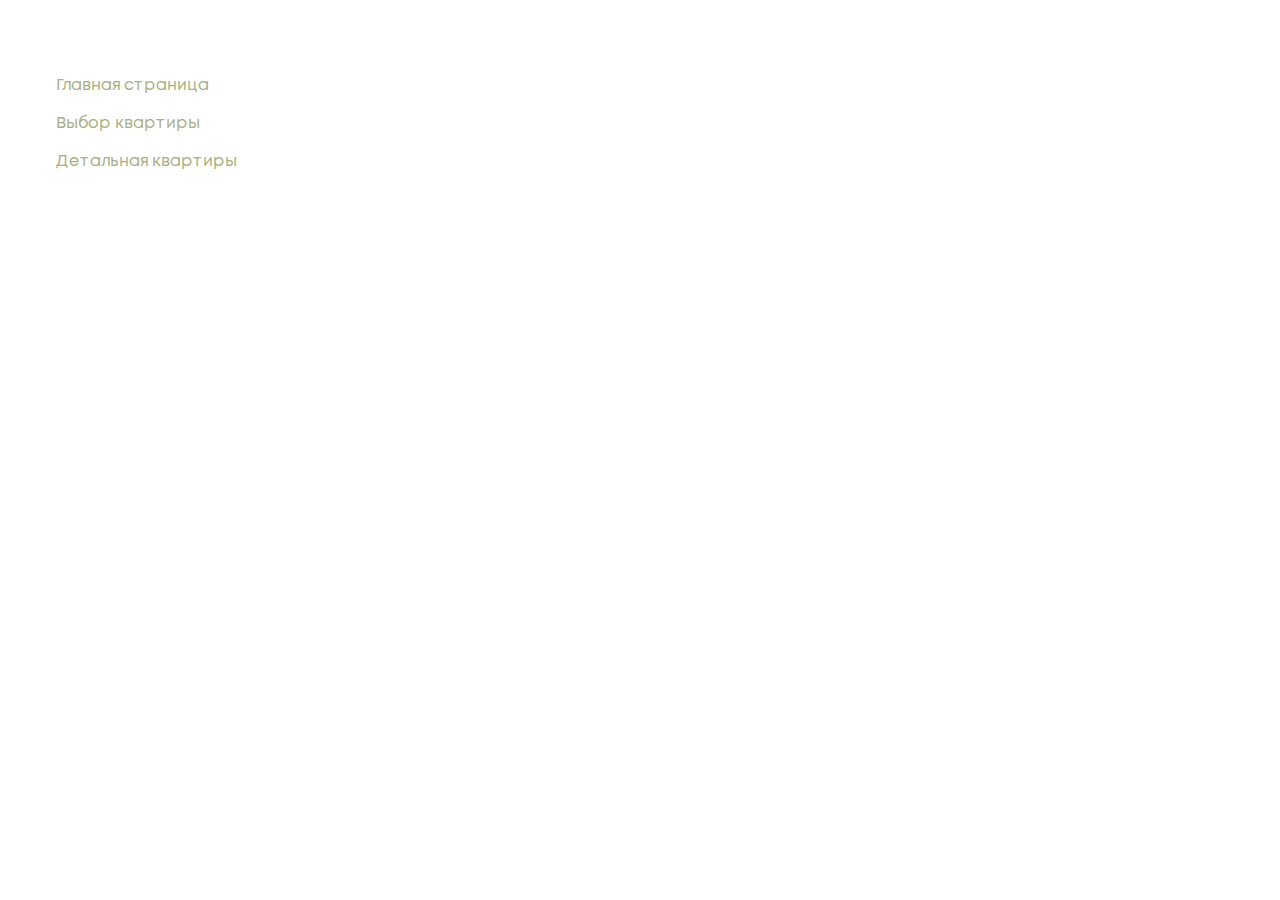
<file: index.html>
<!DOCTYPE html>
<html lang="ru">
    <head>
        <meta charset="utf-8">
        <title>Жилой комплекс &laquo;Лес&raquo; в Пензе</title>

        <link rel="stylesheet" href="css/fonts.css">
        <link rel="stylesheet" href="css/styles.css">
        <link rel="stylesheet" href="js/swiper/swiper-bundle.min.css">
        <link rel="stylesheet" href="js/fancybox/jquery.fancybox.min.css">
        <link rel="stylesheet" href="js/nouislider/nouislider.css">

        <meta name="viewport" content="width=device-width">
    </head>

    <body>

        <!-- wrapper -->
        <div class="wrapper">

            <!-- wrapper inner -->
            <div class="wrapper-inner">

                <!-- container -->
                <div class="container">

                    <p><a href="main.html">Главная страница</a></p>
                    <p><a href="select.html">Выбор квартиры</a></p>
                    <p><a href="detail.html">Детальная квартиры</a></p>

                </div>
                <!-- container END -->

            </div>
            <!-- wrapper inner END -->

        </div>
        <!-- wrapper END -->

        <script>
            var pathTemplate = './';
        </script>

        <script src="js/jquery-3.4.1.min.js"></script>
        <script src="js/swiper/swiper-bundle.min.js"></script>
        <script src="js/jquery.mask.min.js"></script>
        <script src="js/validation/jquery.validate.min.js"></script>
        <script src="js/validation/messages_ru.js"></script>
        <script src="js/fancybox/jquery.fancybox.min.js"></script>
        <script src="js/nouislider/nouislider.min.js"></script>
        <script src="js/nouislider/wNumb.js"></script>
        <script src="js/jquery.cookie.js"></script>
        <script src="js/jquery.mousewheel.min.js"></script>
        <script src="js/tools.js"></script>

    </body>
</html>
</file>
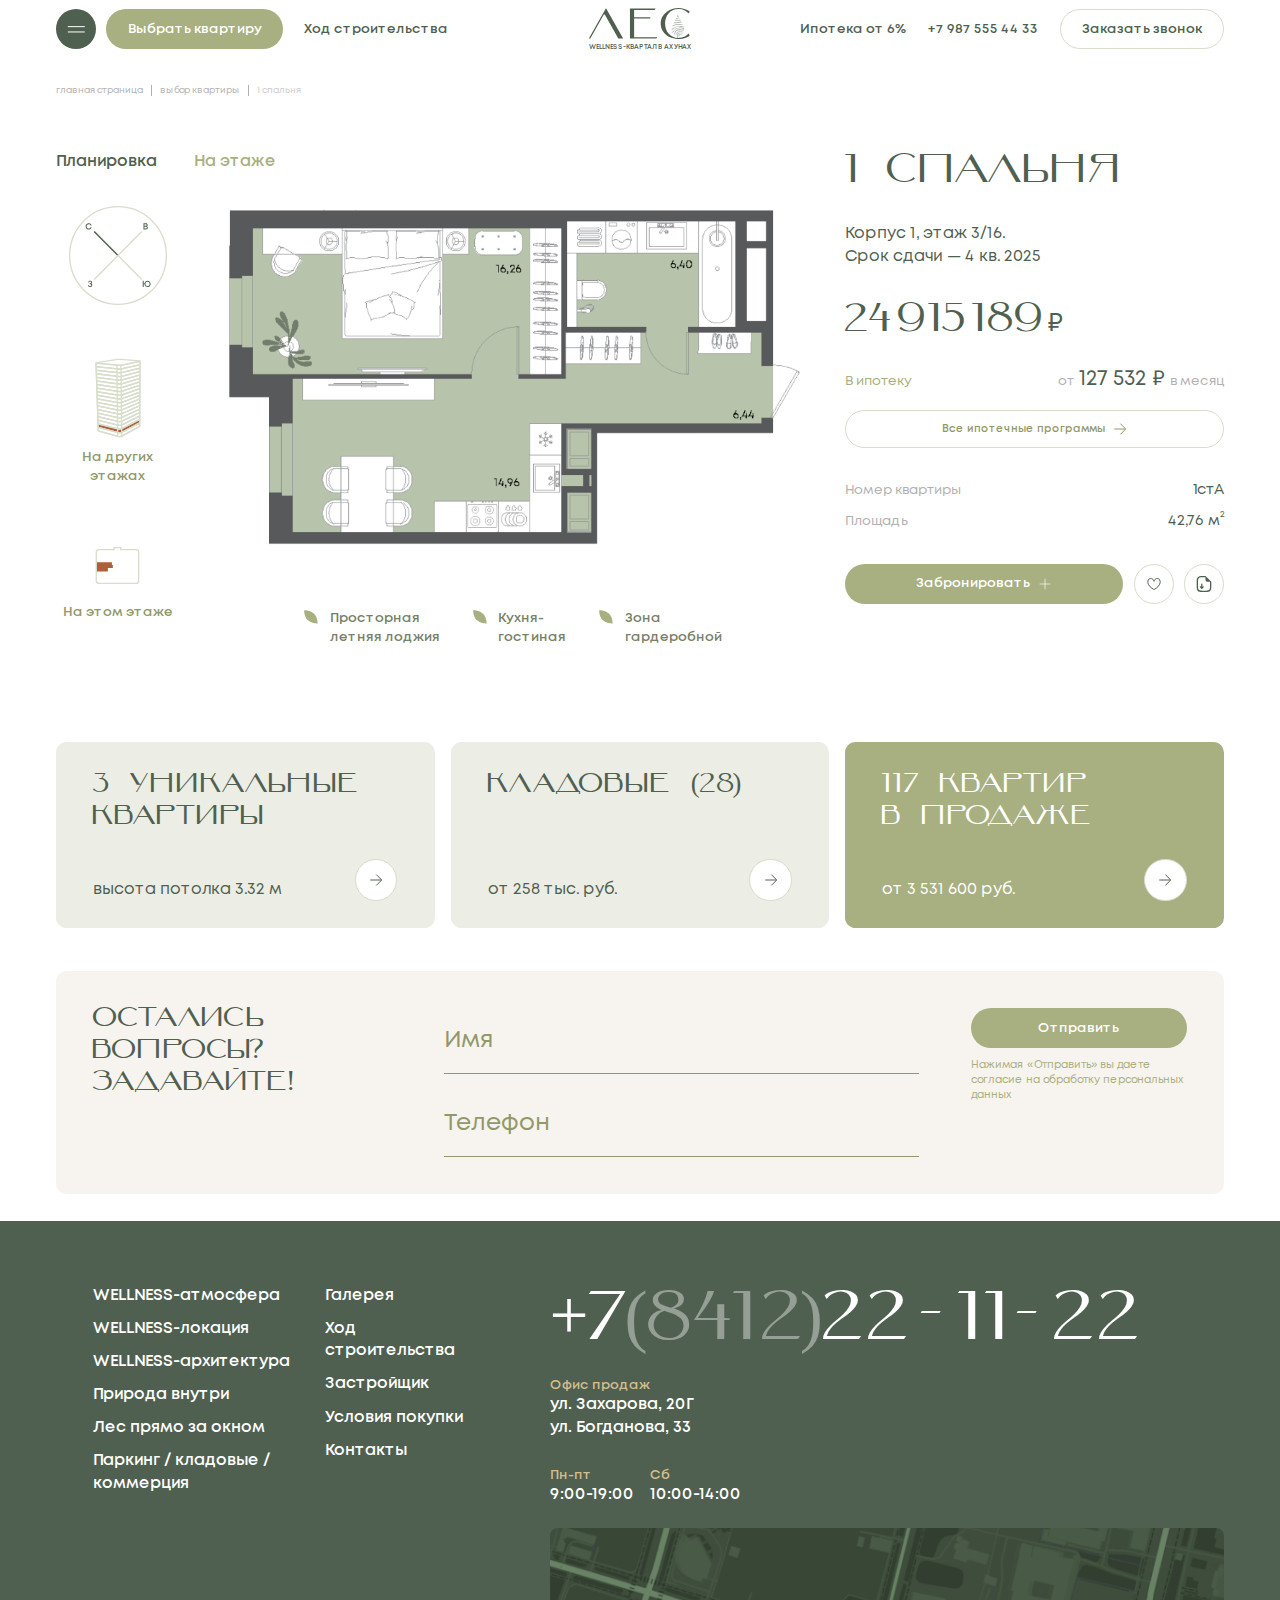
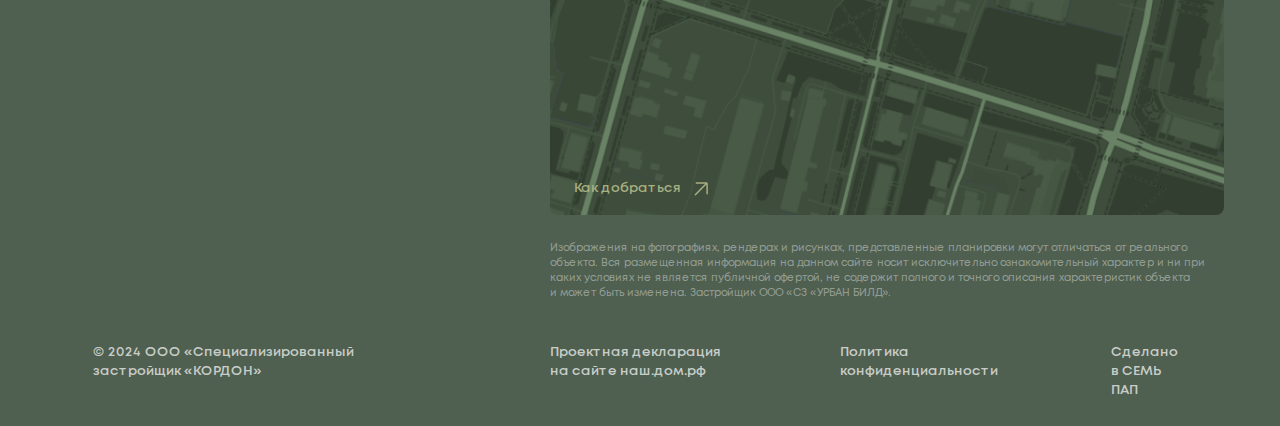
<file: detail.html>
<!DOCTYPE html>
<html lang="ru">
    <head>
        <meta charset="utf-8">
        <title>Жилой комплекс &laquo;Лес&raquo; в Пензе</title>

        <link rel="stylesheet" href="css/fonts.css">
        <link rel="stylesheet" href="css/styles.css">
        <link rel="stylesheet" href="js/swiper/swiper-bundle.min.css">
        <link rel="stylesheet" href="js/fancybox/jquery.fancybox.min.css">
        <link rel="stylesheet" href="js/nouislider/nouislider.css">

        <meta name="viewport" content="width=device-width">
    </head>

    <body>

        <!-- wrapper -->
        <div class="wrapper">

            <!-- wrapper inner -->
            <div class="wrapper-inner">

                <header>
                    <div class="container">
                        <div class="header-left">
                            <a href="#" class="header-menu-link"><svg><use xlink:href="images/sprite.svg#burger-link"></use></svg><svg><use xlink:href="images/sprite.svg#burger-close"></use></svg></a>
                            <a href="select.html" class="header-select-link btn">Выбрать квартиру</a>
                            <a href="select.html" class="header-select-link-mobile">Квартиры</a>
                            <a href="main.html#progress" class="header-progress-link">Ход строительства</a>
                        </div>

                        <div class="header-right">
                            <a href="main.html#rules" class="header-mortgage">Ипотека от 6%</a>
                            <a href="tel:+79875554433" class="header-phone">+7 987 555 44 33</a>
                            <a href="windows/callback.html" class="header-callback-link btn border window-link">Заказать звонок</a>
                        </div>

                        <div class="logo"><a href="main.html"><img src="images/logo.svg" alt=""><span>WELLNESS-КВАРТАЛ В АХУНАХ</span></a></div>
                    </div>
                </header>

                <div class="menu">
                    <div class="menu-phone"><a href="tel:+78412221122">+7<strong>(8412)</strong>22<span>-</span>11<span>-</span>22</a></div>
                    <div class="menu-container">
                        <div class="menu-main">
                            <ul>
                                <li><a href="main.html#ambience">WELLNESS-атмосфера</a></li>
                                <li><a href="main.html#location">WELLNESS-локация</a></li>
                                <li><a href="main.html#architecture">WELLNESS-архитектура</a></li>
                                <li><a href="main.html#nature">Природа внутри</a></li>
                                <li><a href="main.html#forest">Лес прямо за окном</a></li>
                                <li><a href="main.html#parking">Паркинг / кладовые / коммерция</a></li>
                            </ul>
                        </div>
                        <div class="menu-add">
                            <ul>
                                <li class="no-mobile"><a href="main.html#gallery">Галерея</a></li>
                                <li><a href="main.html#progress">Ход строительства</a></li>
                                <li><a href="main.html#developer">Застройщик</a></li>
                                <li><a href="main.html#rules">Условия покупки</a></li>
                                <li><a href="main.html#contacts">Контакты</a></li>
                            </ul>
                        </div>
                    </div>
                    <div class="menu-btn"><a href="windows/callback.html" class="btn window-link">117 квартир в продаже</a></div>
                </div>

                <!-- container -->
                <div class="container">

                    <div class="breadcrumbs"><a href="#">главная страница</a><span></span><a href="#">выбор квартиры</a><span></span>1&nbsp;спальня</div>

                    <!-- detail -->
                    <div class="detail">

                        <div class="detail-scheme">
                            <div class="detail-scheme-menu">
                                <ul>
                                    <li class="active"><a href="#">Планировка</a></li>
                                    <li><a href="#">На этаже</a></li>
                                </ul>
                            </div>
                            <div class="detail-scheme-container">
                                <div class="detail-scheme-content active">
                                    <div class="detail-scheme-img"><img src="files/detail-scheme.png" alt=""></div>
                                    <div class="detail-scheme-prefs">
                                        <div class="detail-scheme-pref"><svg><use xlink:href="images/sprite.svg#detail-scheme-pref"></use></svg><span>Просторная летняя&nbsp;лоджия</span></div>
                                        <div class="detail-scheme-pref"><svg><use xlink:href="images/sprite.svg#detail-scheme-pref"></use></svg><span>Кухня-гостиная</span></div>
                                        <div class="detail-scheme-pref"><svg><use xlink:href="images/sprite.svg#detail-scheme-pref"></use></svg><span>Зона гардеробной</span></div>
                                    </div>
                                </div>

                                <div class="detail-scheme-content">
                                    <div class="detail-scheme-img"><img src="files/detail-floor.png" alt=""></div>
                                </div>
                            </div>
                        </div>

                        <div class="detail-info">
                            <h3>1 спальня</h3>
                            <div class="detail-info-text">Корпус 1, этаж 3/16.<br> Срок сдачи — 4 кв. 2025</div>
                            <div class="detail-info-price"><span>24&thinsp;915&thinsp;189</span>₽</div>
                            <div class="detail-info-mortgage">
                                <div class="detail-info-mortgage-title"><a href="#">В ипотеку</a></div>
                                <div class="detail-info-mortgage-value"><span>от</span><strong>127&thinsp;532 ₽</strong><span>в месяц</span></div>
                            </div>
                            <div class="detail-info-mortgage-link"><a href="#" class="btn border">Все ипотечные программы<svg><use xlink:href="images/sprite.svg#link-arrow"></use></svg></a></div>
                            <div class="detail-info-props">
                                <div class="detail-info-prop">
                                    <div class="detail-info-prop-title">Номер квартиры</div>
                                    <div class="detail-info-prop-value">1стА</div>
                                </div>
                                <div class="detail-info-prop">
                                    <div class="detail-info-prop-title">Площадь</div>
                                    <div class="detail-info-prop-value">42,76 м<sup>2</sup></div>
                                </div>
                            </div>
                            <div class="detail-info-ctrl">
                                <div class="detail-info-order"><a href="windows/callback.html" class="btn window-link" data-hiddenname="flat" data-hiddenvalue="Ст1А">Забронировать<svg><use xlink:href="images/sprite.svg#faq-plus"></use></svg></a></div>
                                <div class="detail-info-ctrl-add">
                                    <div class="detail-info-favourite" data-favourite="Ст1А"><a href="#"><svg><use xlink:href="images/sprite.svg#icon-favourite"></use></svg></a></div>
                                    <div class="detail-info-download"><a href="#"><svg><use xlink:href="images/sprite.svg#detail-download"></use></svg></a></div>
                                </div>
                            </div>
                        </div>
                        
                        <div class="detail-scheme-prefs-mobile"></div>

                        <div class="detail-build">
                            <div class="detail-build-compass"><img src="files/detail-build-compass.svg" alt=""></div>
                            <div class="detail-build-building">
                                <div class="detail-build-building-img"><img src="files/detail-build.svg" alt=""></div>
                                <div class="detail-build-building-title">На&nbsp;других этажах</div>
                            </div>
                            <div class="detail-build-floor">
                                <div class="detail-build-floor-img"><img src="files/detail-build-floor.svg" alt=""></div>
                                <div class="detail-build-floor-title">На&nbsp;этом этаже</div>
                            </div>
                        </div>

                    </div>
                    <!-- detail END -->

                    <!-- main bottom links -->
                    <div class="main-bottom-links">
                        <a href="windows/callback.html" class="window-link">
                            <h4>3 уникальные квартиры</h4>
                            <div class="main-bottom-link-ctrl">
                                <div class="main-bottom-link-price">высота потолка 3.32 м</div>
                                <div class="main-bottom-link-arrow"><svg><use xlink:href="images/sprite.svg#link-arrow"></use></svg><svg><use xlink:href="images/sprite.svg#link-arrow"></use></svg></div>
                            </div>
                        </a>

                        <a href="windows/callback.html" class="window-link">
                            <h4>Кладовые (28)</h4>
                            <div class="main-bottom-link-ctrl">
                                <div class="main-bottom-link-price">от 258 тыс. руб.</div>
                                <div class="main-bottom-link-arrow"><svg><use xlink:href="images/sprite.svg#link-arrow"></use></svg><svg><use xlink:href="images/sprite.svg#link-arrow"></use></svg></div>
                            </div>
                        </a>

                        <a href="select.html" class="inverse">
                            <h4>117 квартир в&nbsp;продаже</h4>
                            <div class="main-bottom-link-ctrl">
                                <div class="main-bottom-link-price">от 3 531 600 руб.</div>
                                <div class="main-bottom-link-arrow"><svg><use xlink:href="images/sprite.svg#link-arrow"></use></svg><svg><use xlink:href="images/sprite.svg#link-arrow"></use></svg></div>
                            </div>
                        </a>
                    </div>
                    <!-- main bottom links END -->

                    <!-- main form -->
                    <div class="main-form">
                        <form data-action="windows/success.html" method="post" class="window-form">
                            <h4 class="main-form-title">Остались вопросы? Задавайте!</h4>
                            <div class="main-form-fields">
                                <div class="form-input"><input type="text" name="name" value="" class="required" placeholder="Имя"></div>
                                <div class="form-input"><input type="text" name="phone" value="" class="required phoneRU" placeholder="Телефон"></div>
                            </div>
                            <div class="main-form-ctrl">
                                <div class="form-submit"><button type="submit" class="btn">Отправить</button></div>
                                <div class="form-policy">Нажимая &laquo;Отправить&raquo; вы&nbsp;даете согласие на&nbsp;обработку персональных данных</div>
                            </div>
                        </form>
                    </div>
                    <!-- main form END -->

                </div>
                <!-- container END -->

            </div>
            <!-- wrapper inner END -->

            <footer>
                <div class="container">

                    <div class="footer-container">
                        <div class="footer-menu">
                            <div class="footer-menu-main">
                                <ul>
                                    <li><a href="main.html#ambience">WELLNESS-атмосфера</a></li>
                                    <li><a href="main.html#location">WELLNESS-локация</a></li>
                                    <li><a href="main.html#architecture">WELLNESS-архитектура</a></li>
                                    <li><a href="main.html#nature">Природа внутри</a></li>
                                    <li><a href="main.html#forest">Лес прямо за окном</a></li>
                                    <li><a href="main.html#parking">Паркинг / кладовые / коммерция</a></li>
                                </ul>
                            </div>
                            <div class="footer-menu-add">
                                <ul>
                                    <li><a href="main.html#gallery">Галерея</a></li>
                                    <li><a href="main.html#progress">Ход строительства</a></li>
                                    <li><a href="main.html#developer">Застройщик</a></li>
                                    <li><a href="main.html#rules">Условия покупки</a></li>
                                    <li><a href="main.html#contacts">Контакты</a></li>
                                </ul>
                            </div>
                        </div>
                        <div class="footer-contacts" data-id="contacts">
                            <div class="footer-contacts-phone"><a href="tel:+78412221122">+7<span>(8412)</span>22<em>-</em>11<em>-</em>22</a></div>
                            <div class="footer-contacts-offices">
                                <div class="footer-contacts-office">
                                    <div class="footer-contacts-item">
                                        <div class="footer-contacts-item-title">Офис продаж</div>
                                        <div class="footer-contacts-item-value">ул. Захарова, 20Г</div>
                                        <div class="footer-contacts-item-value">ул. Богданова, 33</div>
                                    </div>
                                    <div class="footer-contacts-schedule">
                                        <div class="footer-contacts-item">
                                            <div class="footer-contacts-item-title">Пн-пт</div>
                                            <div class="footer-contacts-item-value">9:00-19:00</div>
                                        </div>
                                        <div class="footer-contacts-item">
                                            <div class="footer-contacts-item-title">Сб</div>
                                            <div class="footer-contacts-item-value">10:00-14:00</div>
                                        </div>
                                    </div>
                                    <div class="footer-contacts-map">
                                        <a href="https://yandex.ru/maps/49/penza/?ll=44.999514%2C53.193559&mode=routes&rtext=~53.193558%2C44.999514&rtt=auto&ruri=~ymapsbm1%3A%2F%2Forg%3Foid%3D178439572829&z=17.11" target="_blank">
                                            <img src="images/footer-map-1.png" alt="">
                                            <span>Как добраться<svg><use xlink:href="images/sprite.svg#btn-arrow"></use></svg></span>
                                        </a>
                                    </div>
                                </div>
                            </div>
                            <div class="footer-disclamer">Изображения на&nbsp;фотографиях, рендерах и&nbsp;рисунках, представленные планировки могут отличаться от&nbsp;реального объекта. Вся размещенная информация на&nbsp;данном сайте носит исключительно ознакомительный характер и&nbsp;ни&nbsp;при каких условиях не&nbsp;является публичной офертой, не&nbsp;содержит полного и&nbsp;точного описания характеристик объекта и&nbsp;может быть изменена. Застройщик ООО &laquo;СЗ&nbsp;&laquo;УРБАН БИЛД&raquo;.</div>
                        </div>
                    </div>

                    <div class="footer-bottom">
                        <div class="footer-bottom-copyrights">&copy;&nbsp;2024&nbsp;ООО &laquo;Специализированный застройщик &laquo;КОРДОН&raquo;</div>
                        <div class="footer-bottom-container">
                            <div class="footer-bottom-projects">Проектная декларация на&nbsp;сайте <a href="https://наш.дом.рф" target="_blank">наш.дом.рф</a></div>
                            <div class="footer-bottom-policy"><a href="https://наш.дом.рф">Политика конфиденциальности</a></div>
                            <div class="footer-bottom-developer">Сделано в <a href="https://7pap.ru" target="_blank">СЕМЬ ПАП</a></div>
                        </div>
                    </div>

                </div>
            </footer>

        </div>
        <!-- wrapper END -->

        <script>
            var pathTemplate = './';
        </script>

        <script src="js/jquery-3.4.1.min.js"></script>
        <script src="js/swiper/swiper-bundle.min.js"></script>
        <script src="js/jquery.mask.min.js"></script>
        <script src="js/validation/jquery.validate.min.js"></script>
        <script src="js/validation/messages_ru.js"></script>
        <script src="js/fancybox/jquery.fancybox.min.js"></script>
        <script src="js/nouislider/nouislider.min.js"></script>
        <script src="js/nouislider/wNumb.js"></script>
        <script src="js/jquery.cookie.js"></script>
        <script src="js/jquery.mousewheel.min.js"></script>
        <script src="js/tools.js"></script>

    </body>
</html>
</file>
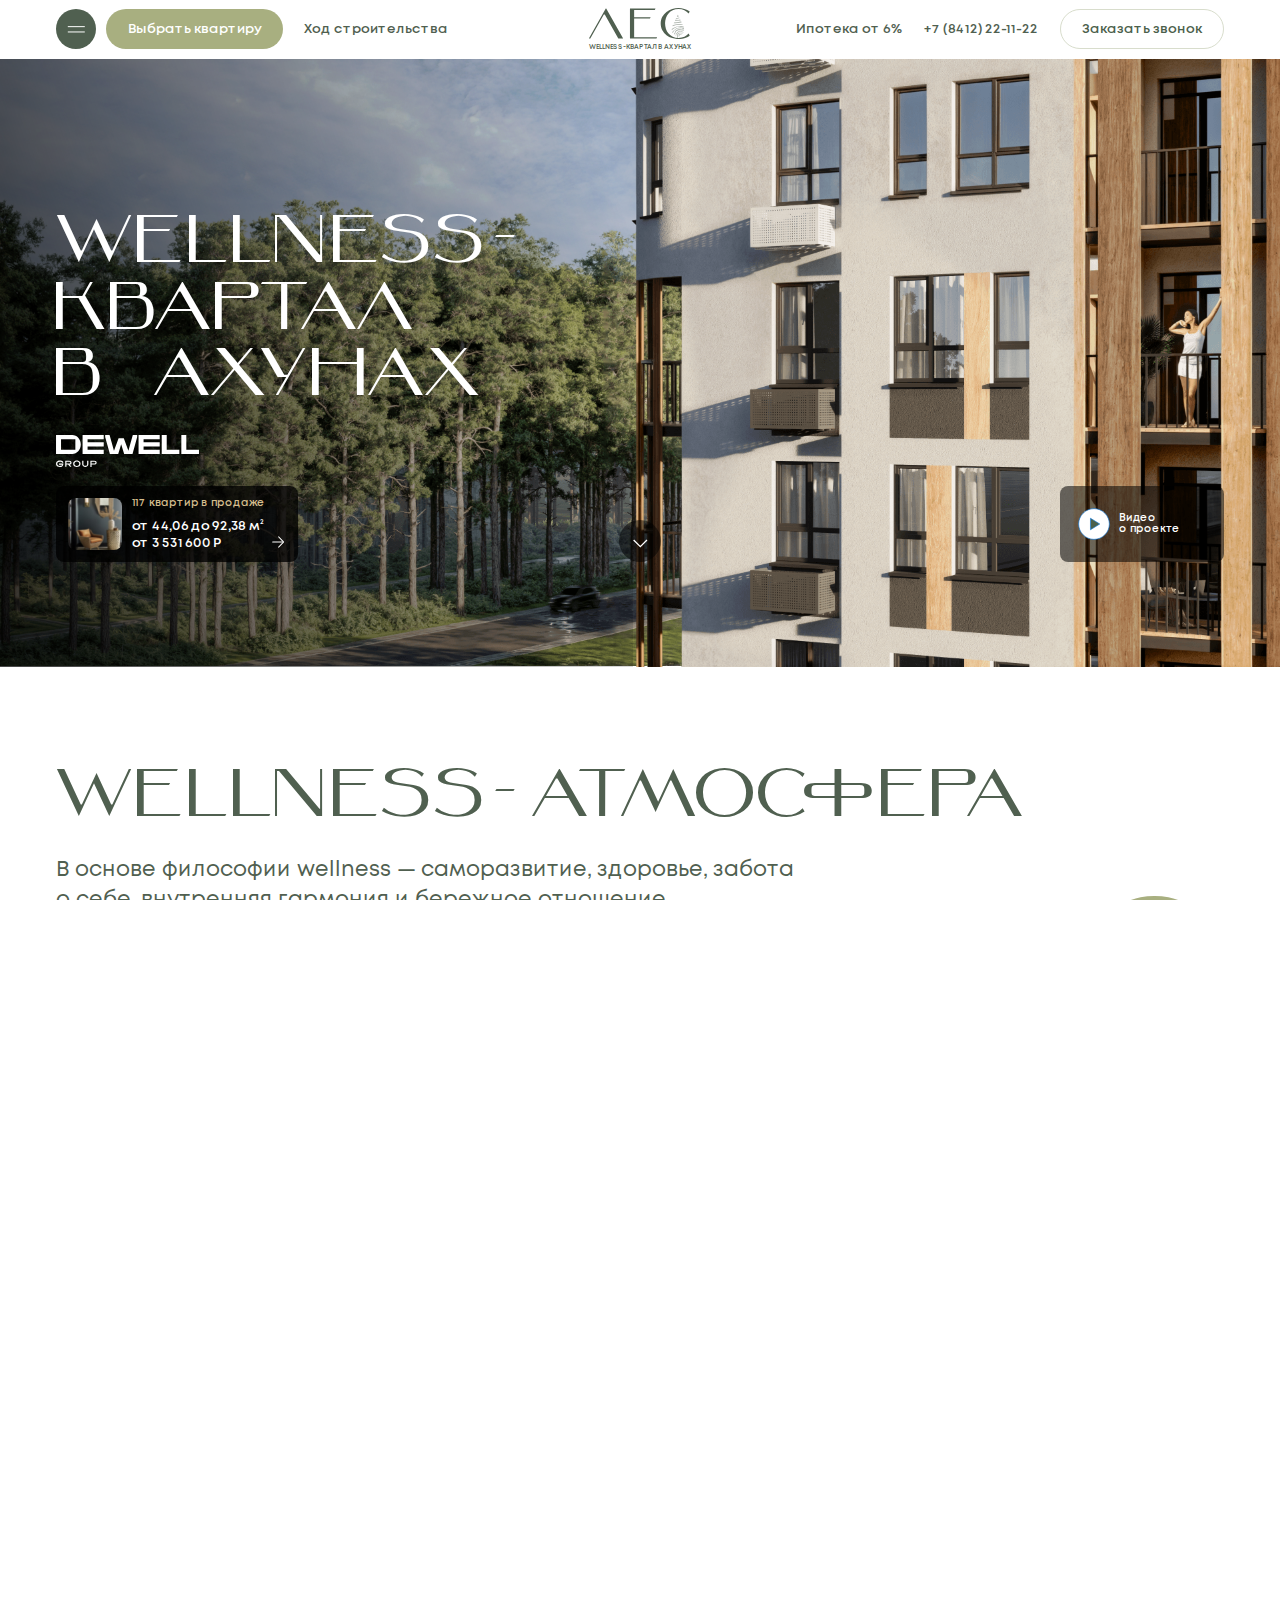
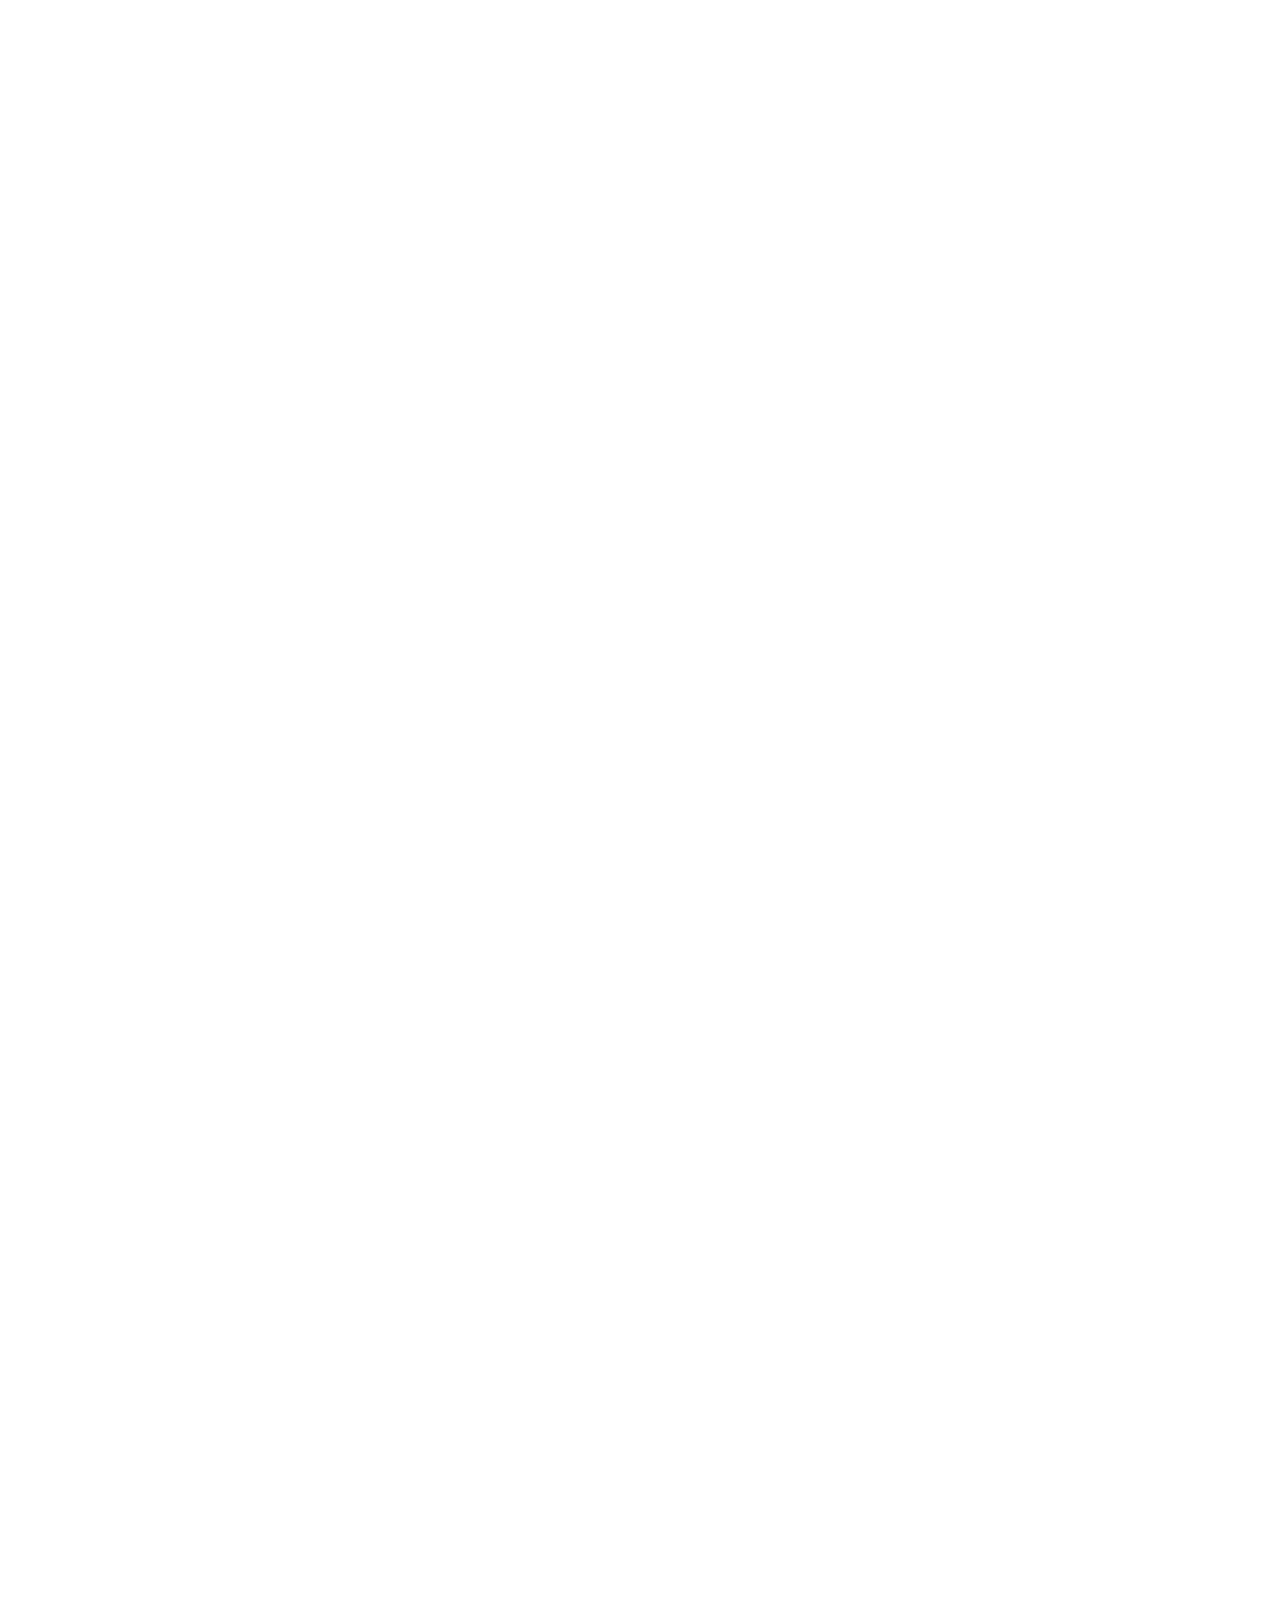
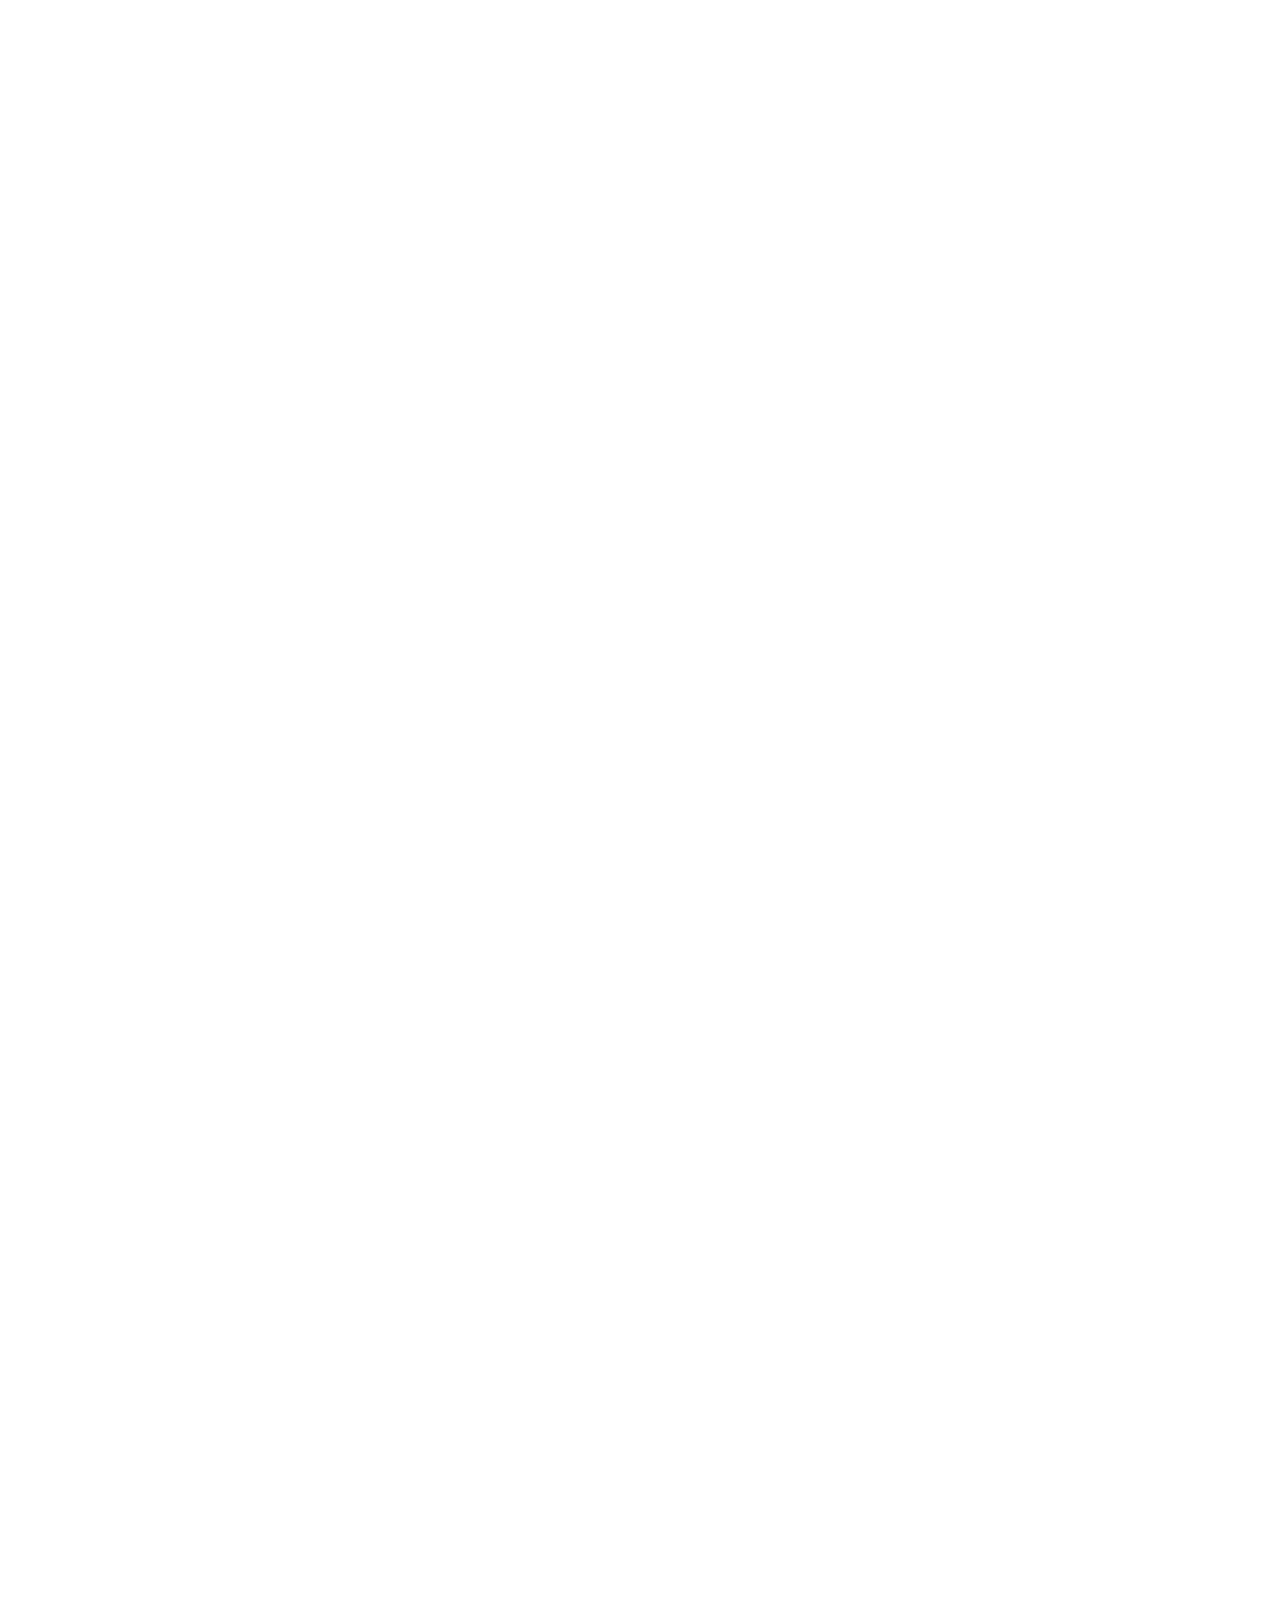
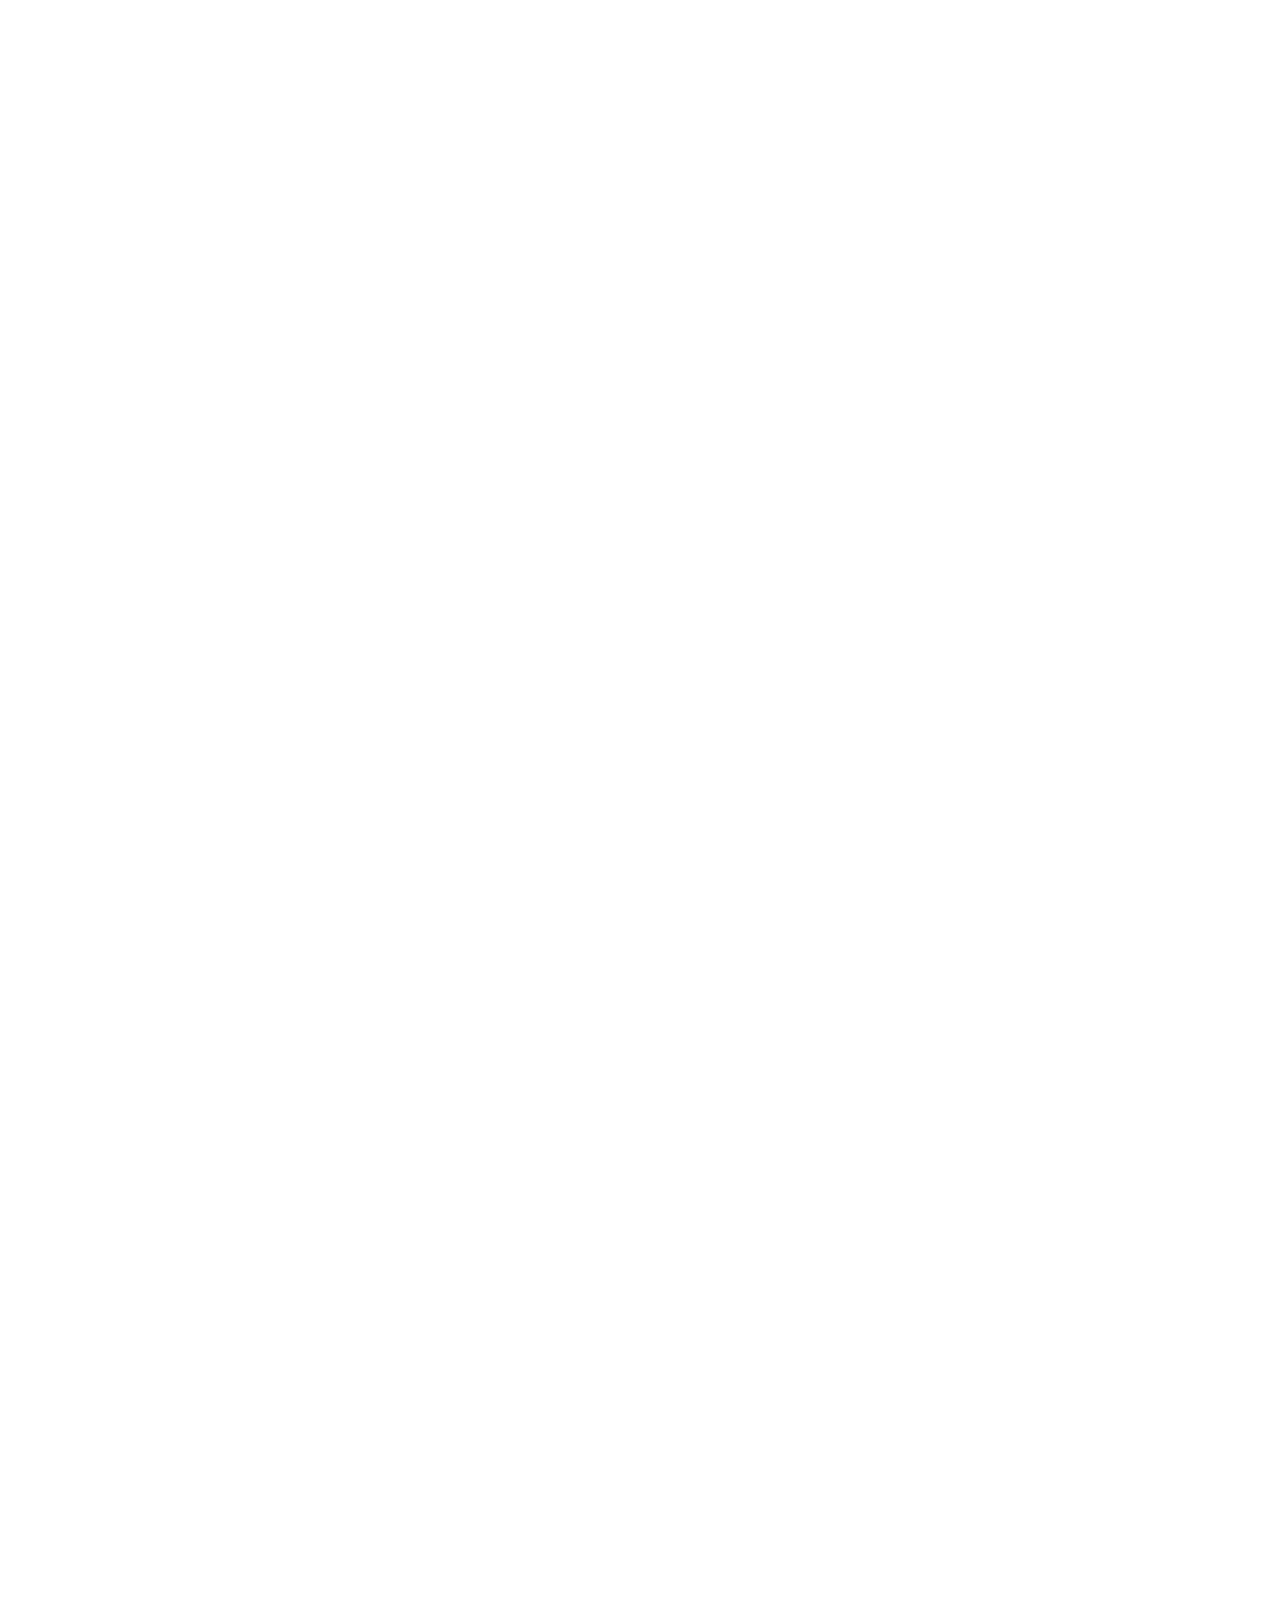
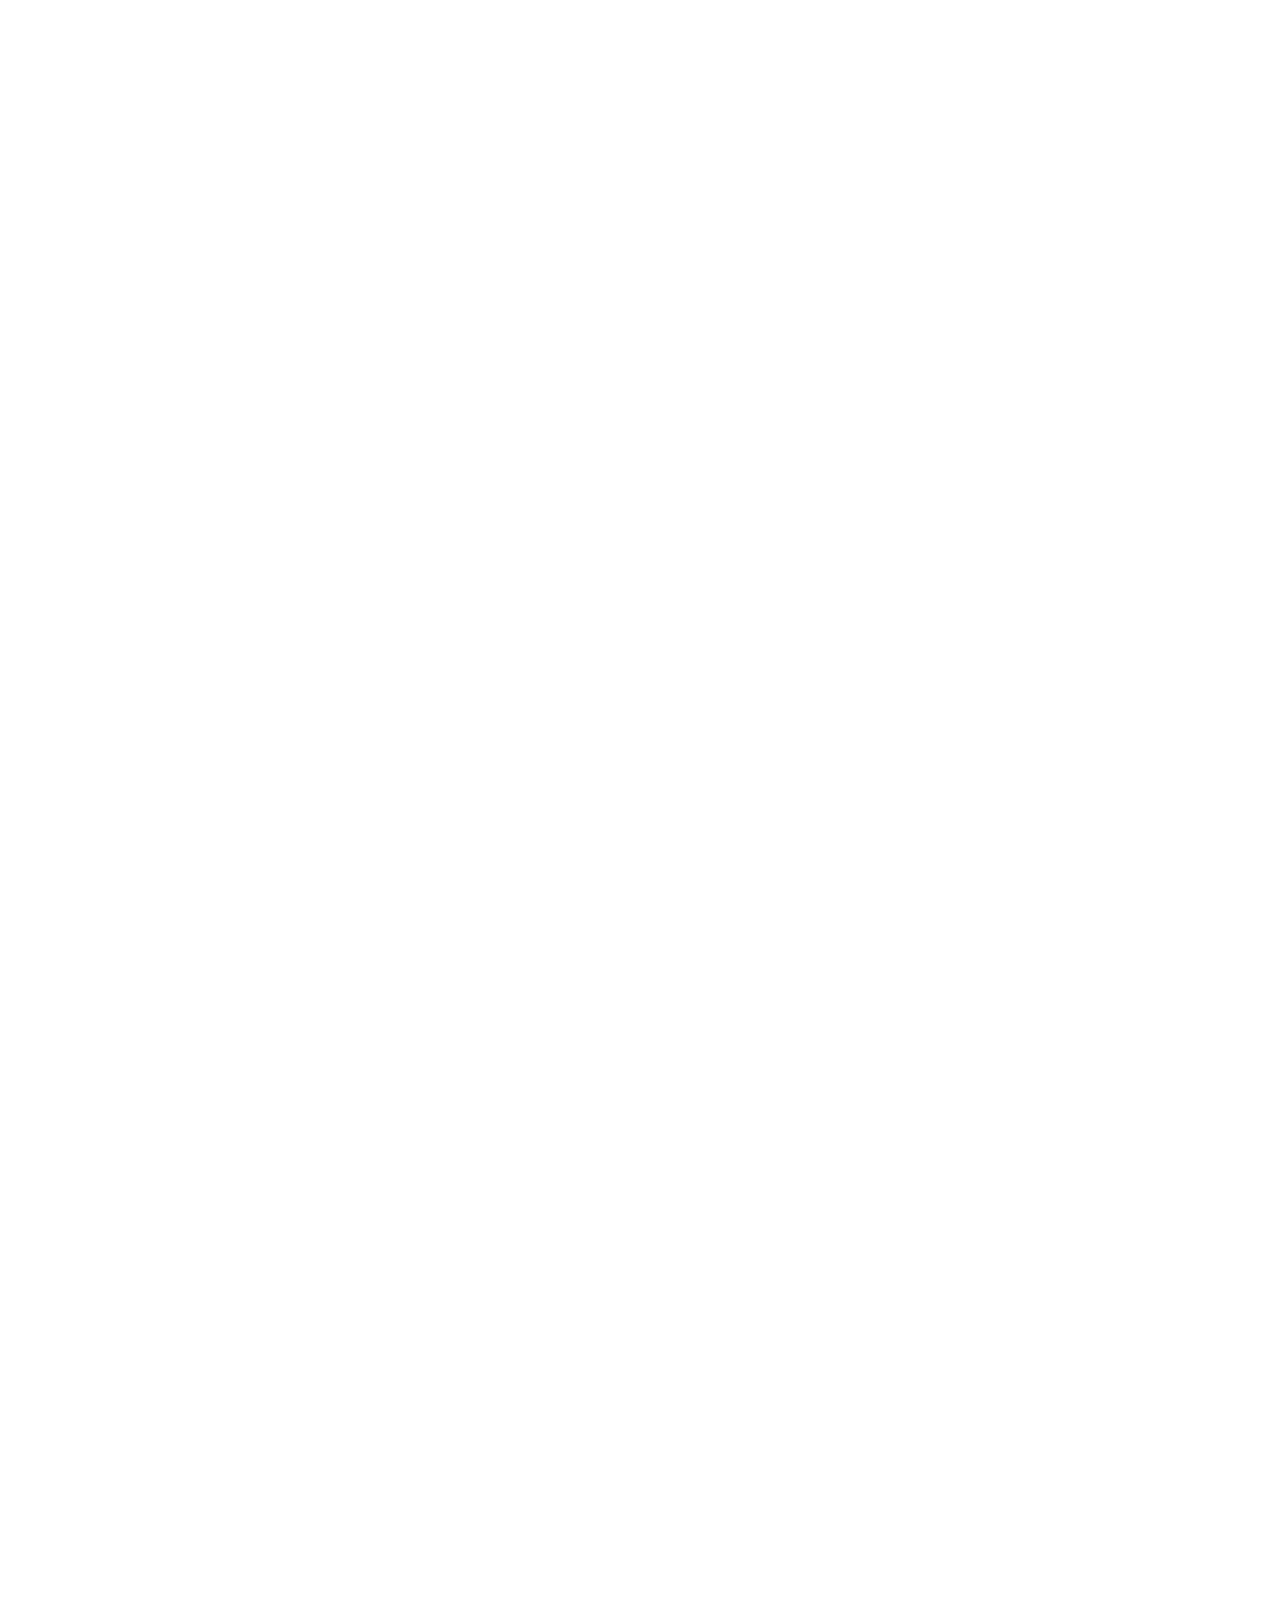
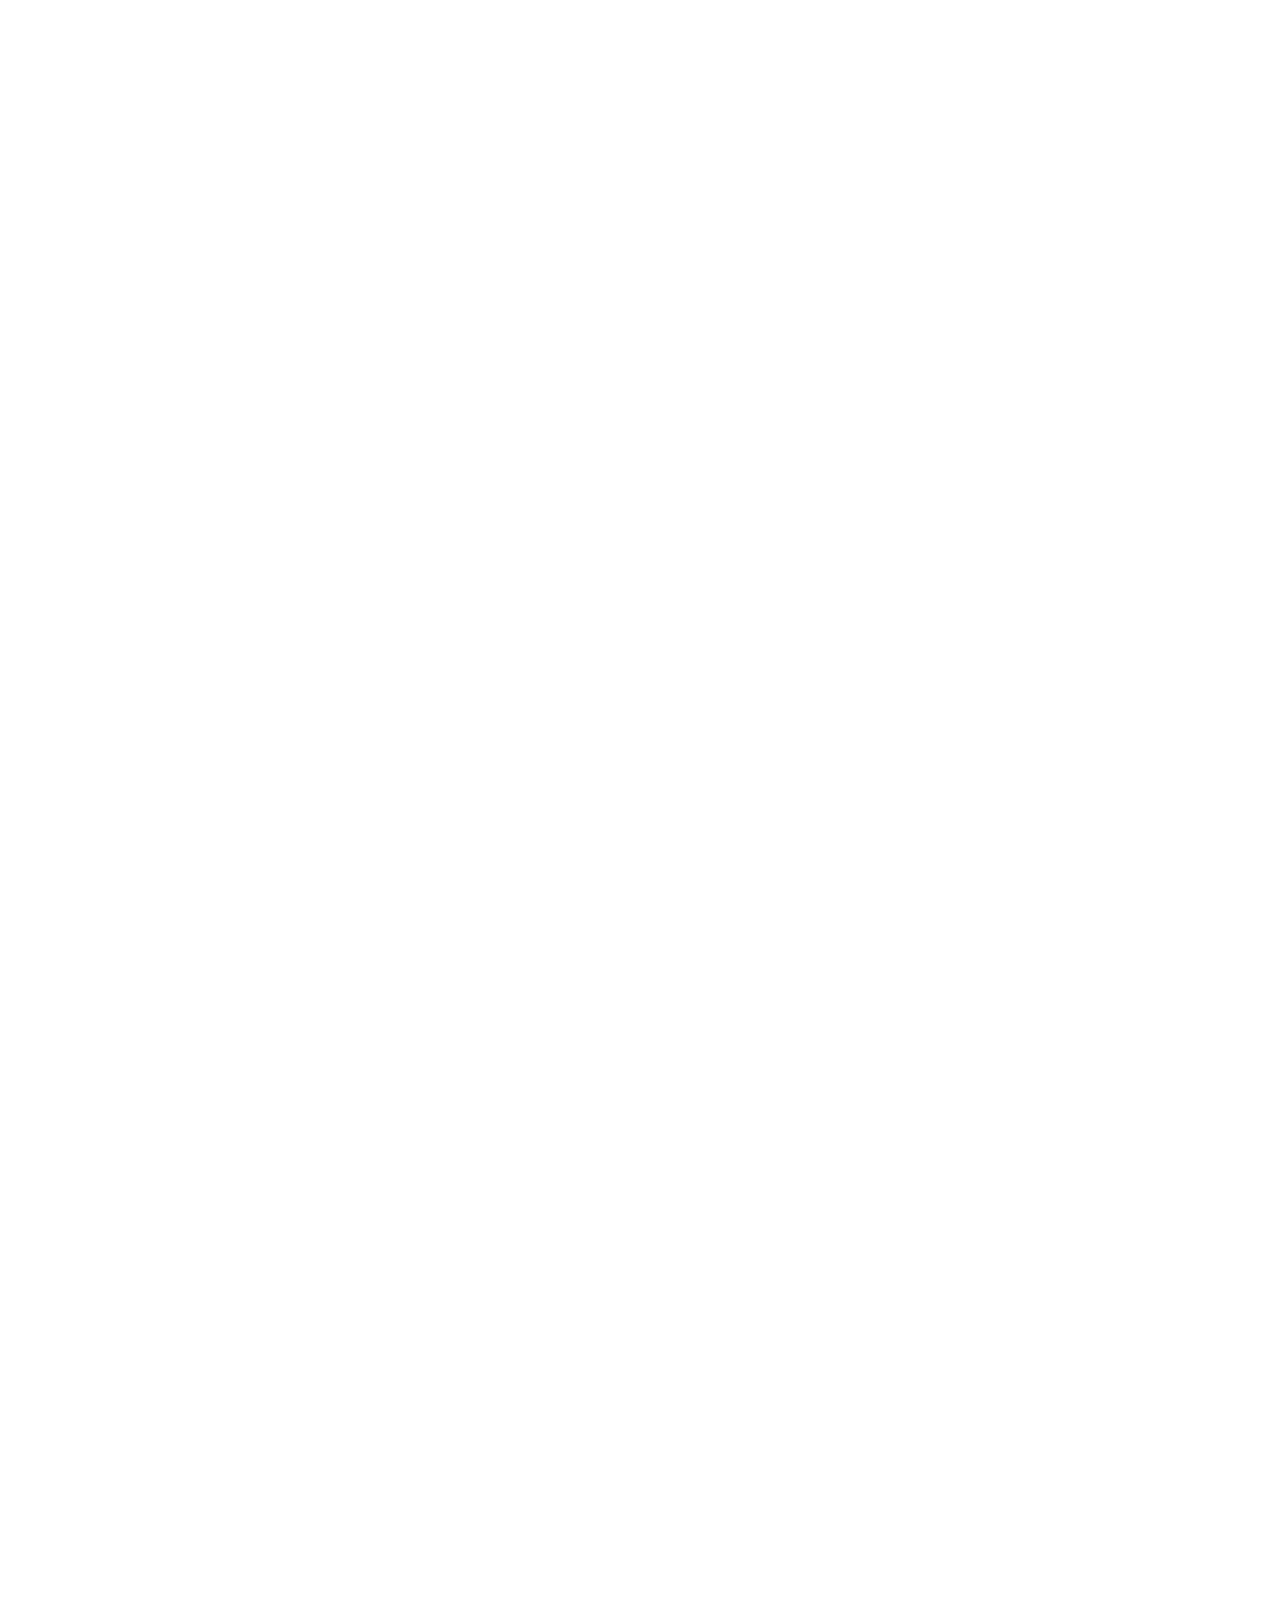
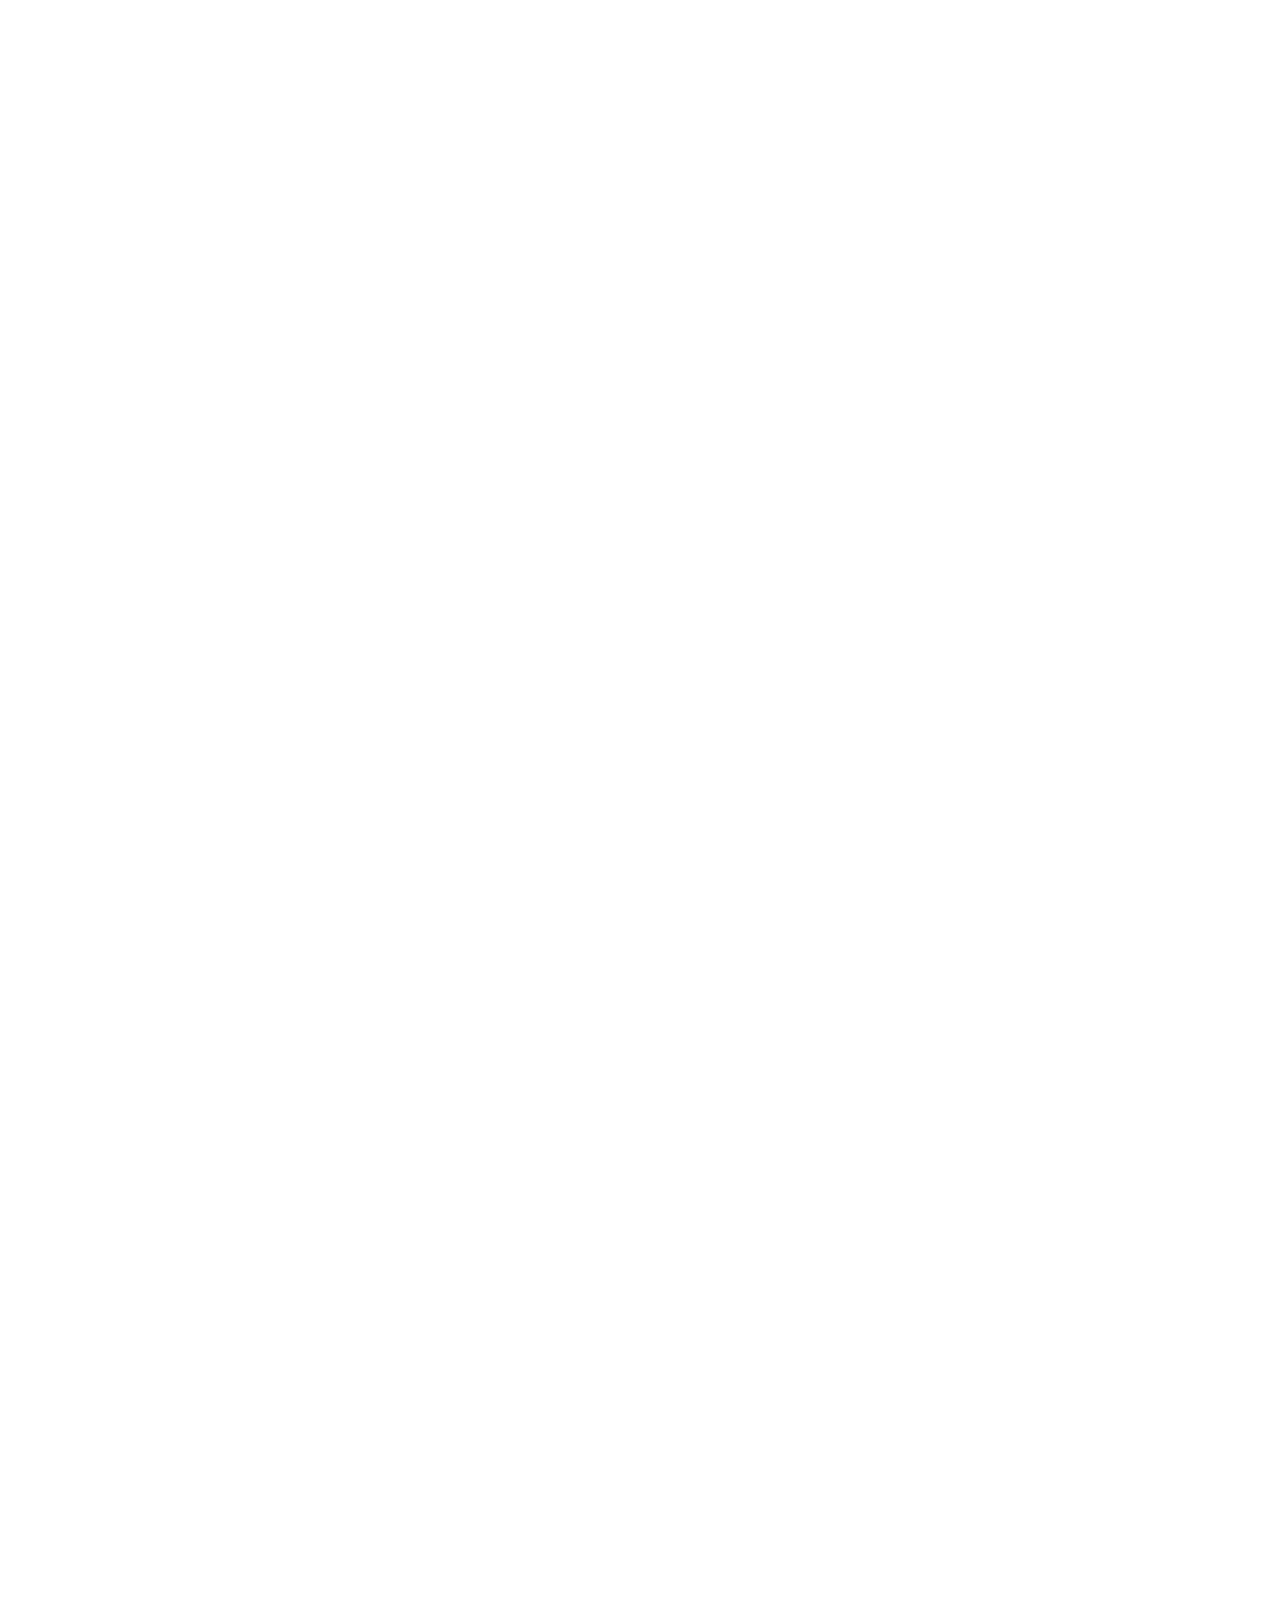
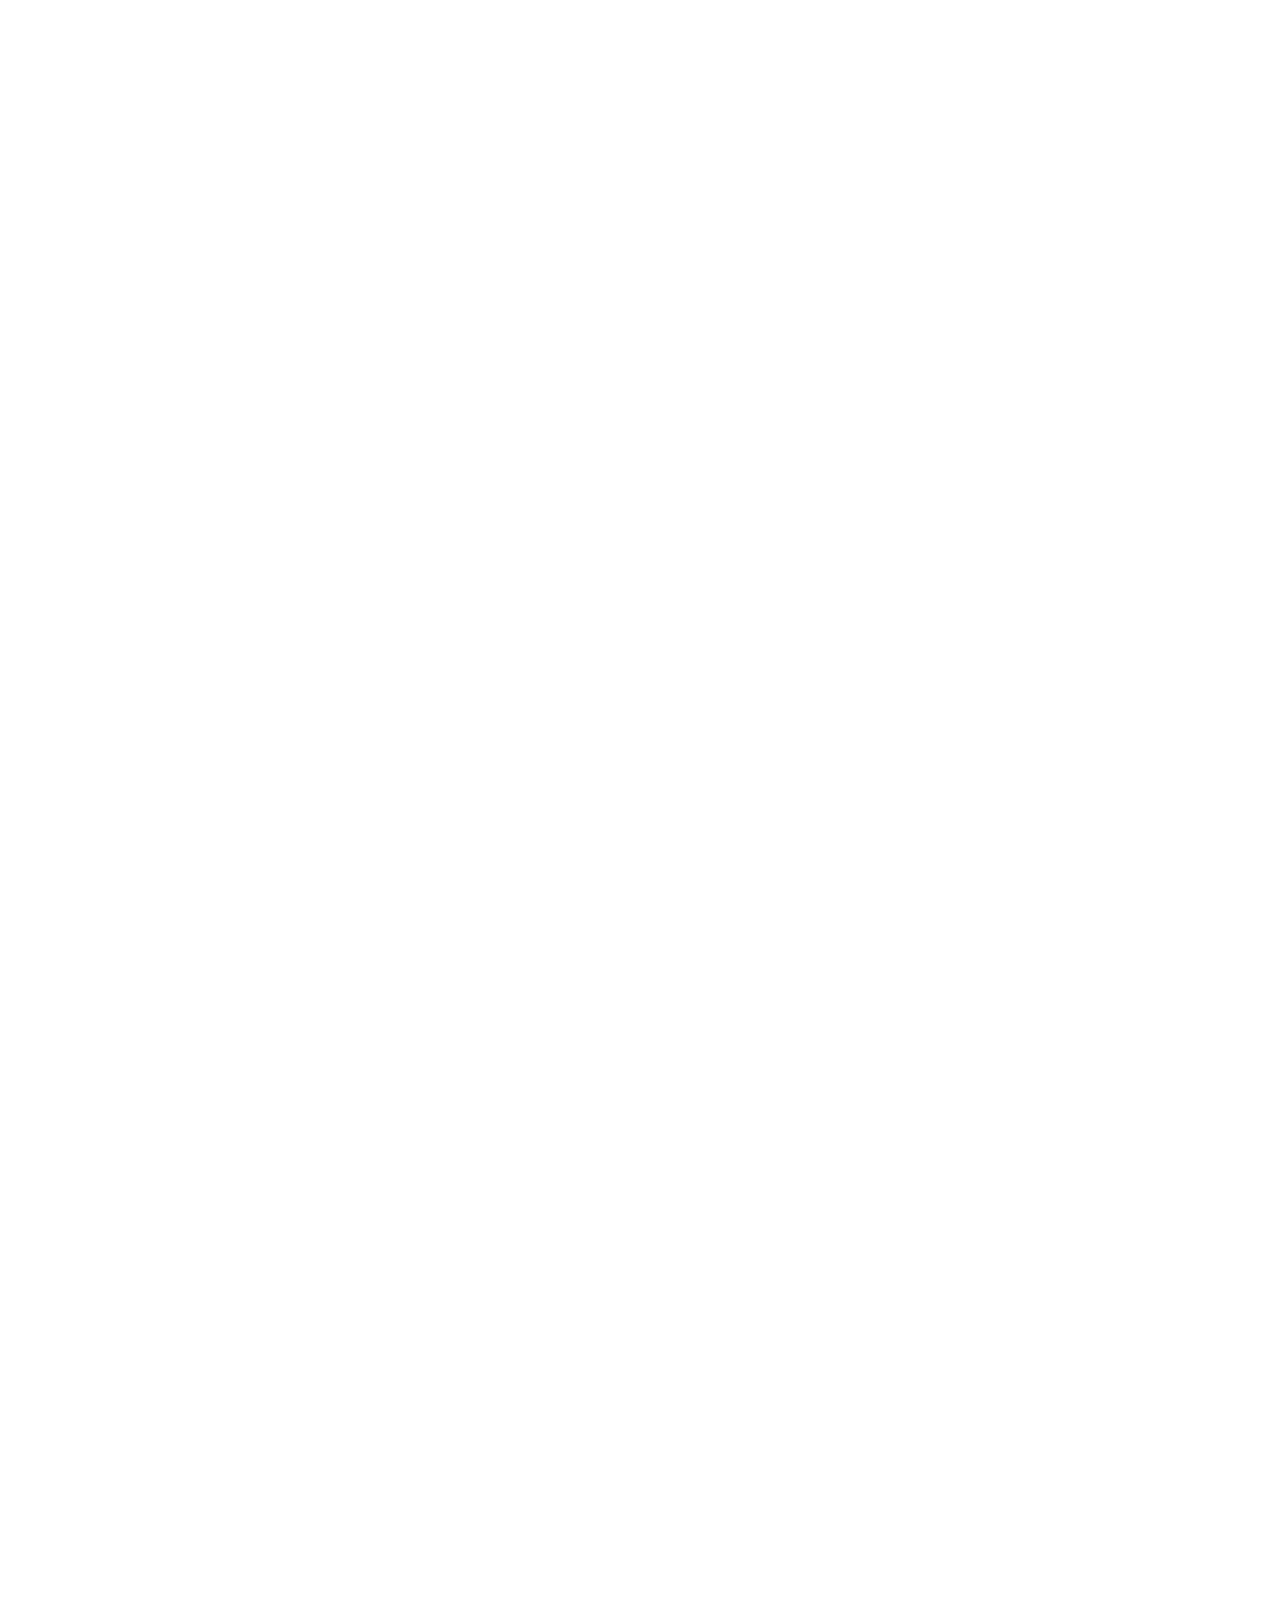
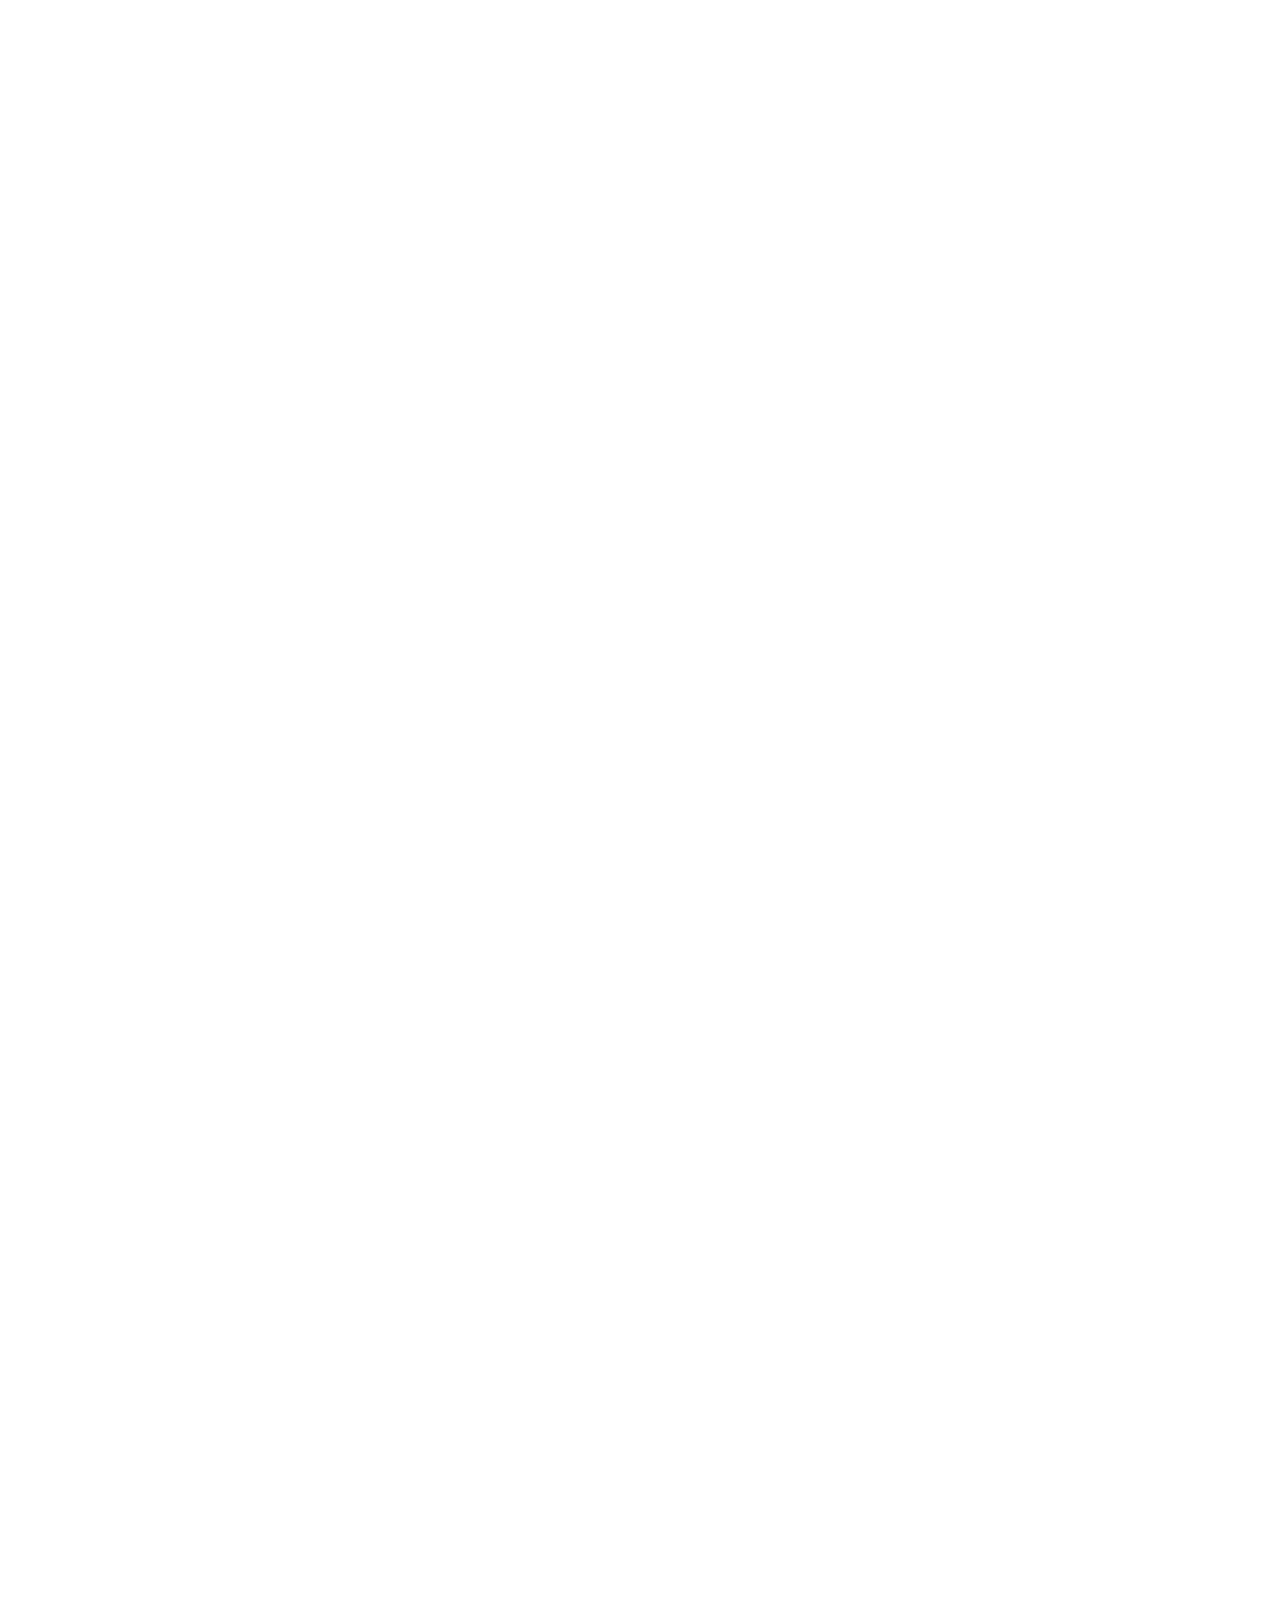
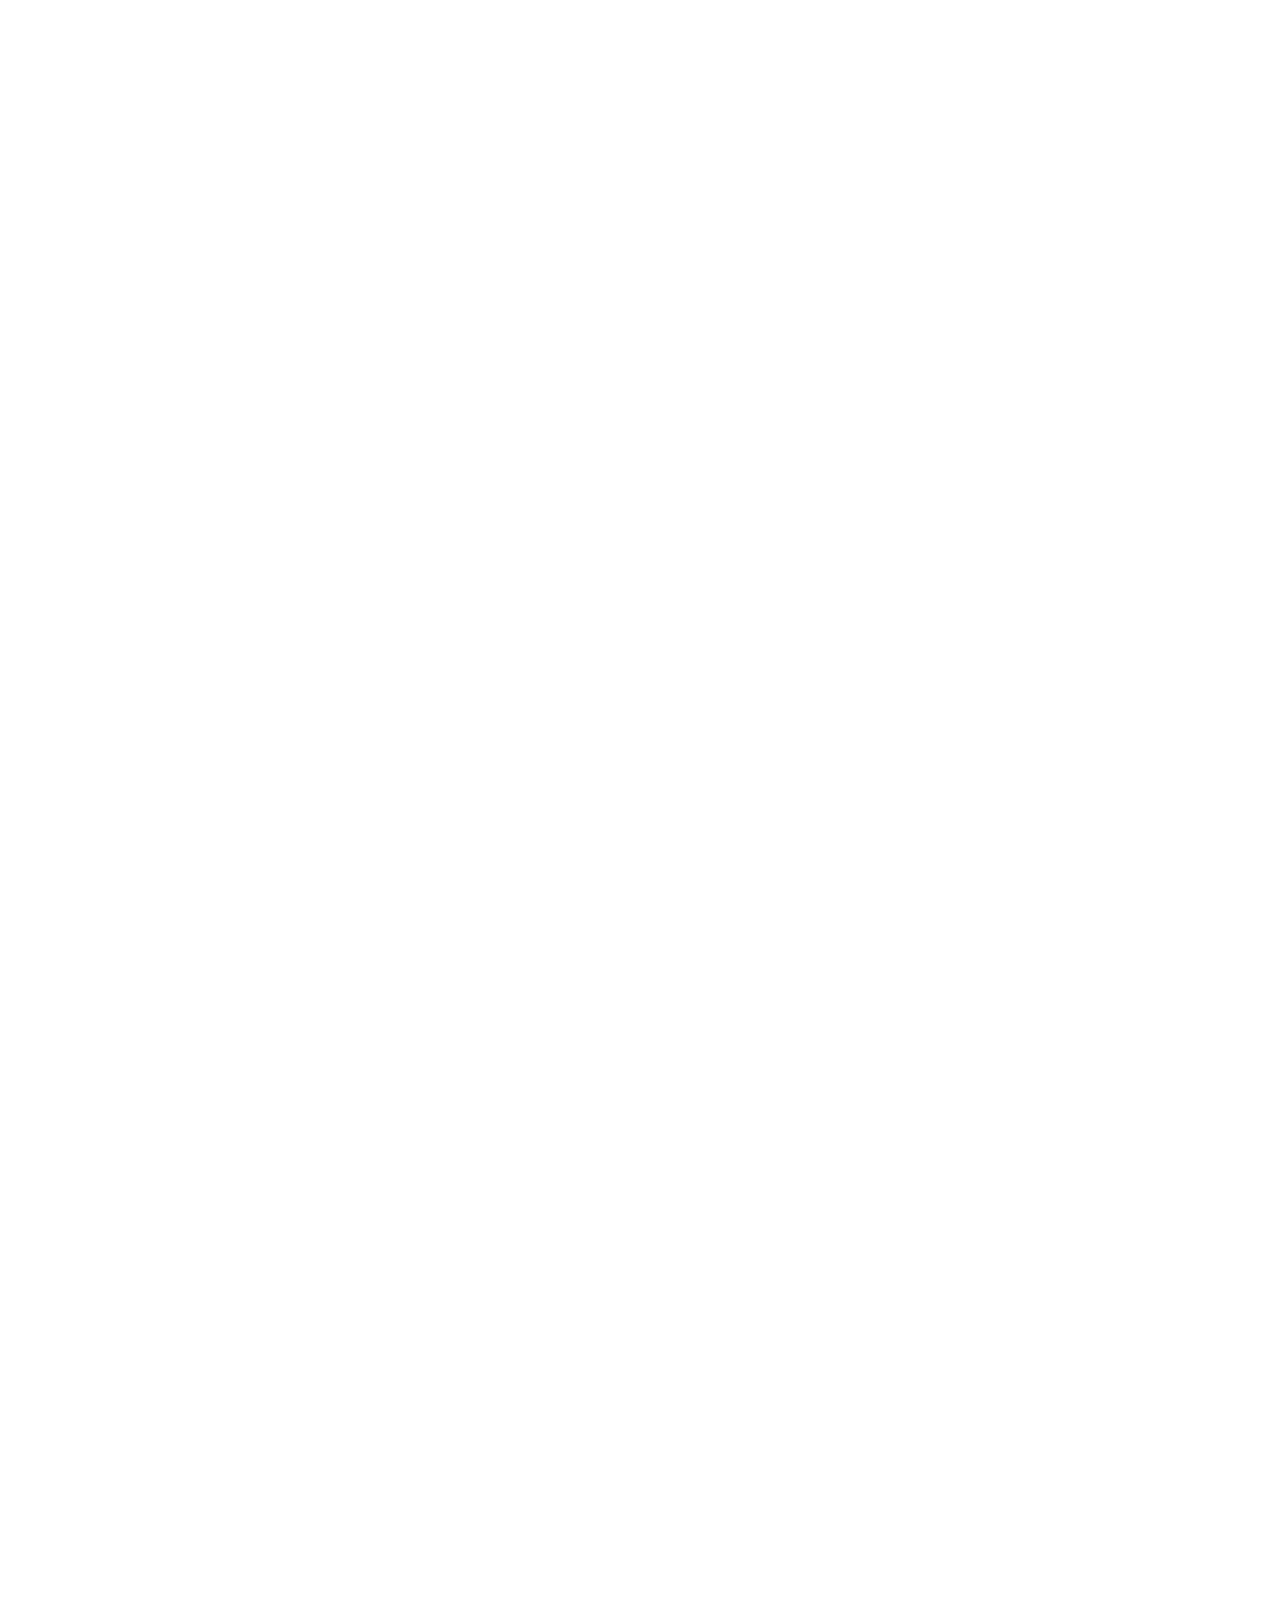
<file: main.html>
<!DOCTYPE html>
<html lang="ru">
    <head>
        <meta charset="utf-8">
        <title>Жилой комплекс &laquo;Лес&raquo; в Пензе</title>

        <link rel="stylesheet" href="css/fonts.css">
        <link rel="stylesheet" href="css/styles.css">
        <link rel="stylesheet" href="js/swiper/swiper-bundle.min.css">
        <link rel="stylesheet" href="js/fancybox/jquery.fancybox.min.css">
        <link rel="stylesheet" href="js/nouislider/nouislider.css">

        <meta name="viewport" content="width=device-width">
    </head>

    <body>

        <!-- wrapper -->
        <div class="wrapper">

            <!-- wrapper inner -->
            <div class="wrapper-inner">

                <header>
                    <div class="container">
                        <div class="header-left">
                            <a href="#" class="header-menu-link"><svg><use xlink:href="images/sprite.svg#burger-link"></use></svg><svg><use xlink:href="images/sprite.svg#burger-close"></use></svg></a>
                            <a href="select.html" class="header-select-link btn">Выбрать квартиру</a>
                            <a href="select.html" class="header-select-link-mobile">Квартиры</a>
                            <a href="main.html#progress" class="header-progress-link">Ход строительства</a>
                        </div>

                        <div class="header-right">
                            <a href="main.html#rules" class="header-mortgage">Ипотека от 6%</a>
                            <a href="tel:+78412221122" class="header-phone">+7 (8412) 22-11-22</a>
                            <a href="windows/callback.html" class="header-callback-link btn border window-link">Заказать звонок</a>
                        </div>

                        <div class="logo"><img src="images/logo.svg" alt=""><span>WELLNESS-КВАРТАЛ В АХУНАХ</span></div>
                    </div>
                </header>

                <div class="menu">
                    <div class="menu-phone"><a href="tel:+78412221122">+7<strong>(8412)</strong>22<span>-</span>11<span>-</span>22</a></div>
                    <div class="menu-container">
                        <div class="menu-main">
                            <ul>
                                <li><a href="main.html#ambience">WELLNESS-атмосфера</a></li>
                                <li><a href="main.html#location">WELLNESS-локация</a></li>
                                <li><a href="main.html#architecture">WELLNESS-архитектура</a></li>
                                <li><a href="main.html#nature">Природа внутри</a></li>
                                <li><a href="main.html#forest">Лес прямо за окном</a></li>
                                <li><a href="main.html#parking">Паркинг / кладовые / коммерция</a></li>
                            </ul>
                        </div>
                        <div class="menu-add">
                            <ul>
                                <li class="no-mobile"><a href="main.html#gallery">Галерея</a></li>
                                <li><a href="main.html#progress">Ход строительства</a></li>
                                <li><a href="main.html#developer">Застройщик</a></li>
                                <li><a href="main.html#rules">Условия покупки</a></li>
                                <li><a href="main.html#contacts">Контакты</a></li>
                            </ul>
                        </div>
                    </div>
                    <div class="menu-btn"><a href="windows/callback.html" class="btn window-link">117 квартир в продаже</a></div>
                </div>

                <!-- container -->
                <div class="container">

                    <!-- main welcome -->
                    <div class="main-welcome">
                        <div class="main-welcome-sky"><img src="images/main-welcome-sky.jpg" alt=""></div>
                        <div class="main-welcome-trees"><img src="images/main-welcome-trees.png" alt=""></div>
                        <div class="main-welcome-build"><img src="images/main-welcome-build.png" alt=""></div>
                        <div class="main-welcome-shadow"></div>
                        <div class="main-welcome-inner">
                            <h1>WELLNESS-<br> квартал<br> в Ахунах</h1>
                            <div class="main-welcome-logo"><img src="images/logo-dewell-white.svg" alt=""></div>
                            <div class="main-welcome-links">
                                <a href="select.html" class="main-welcome-link-flats">
                                    <div class="main-welcome-link-flats-photo"><img src="images/main-welcome-btn.jpg" alt=""></div>
                                    <div class="main-welcome-link-flats-text">
                                        <div class="main-welcome-link-flats-title">117 квартир в продаже</div>
                                        <div class="main-welcome-link-flats-info">
                                            <div class="main-welcome-link-flats-info-item">от 44,06 до 92,38 м<sup>2</sup></div>
                                            <div class="main-welcome-link-flats-info-item">от 3 531 600 Р</div>
                                        </div>
                                    </div>
                                    <div class="main-welcome-link-flats-arrow"><svg><use xlink:href="images/sprite.svg#btn-arrow"></use></svg></div>
                                </a>
                                <a href="https://rutube.ru/video/45c7fa9d88219db3ad6cf6b7c0d950f4/" class="main-welcome-link-video" data-fancybox><img src="images/main-welcome-video.svg" alt=""><span>Видео<br> о проекте</span></a>
                            </div>
                        </div>

                        <div class="main-welcome-scroll"><svg><use xlink:href="images/sprite.svg#main-welcome-scroll"></use></svg></div>

                        <!-- main presentation -->
                        <div class="main-presentation">
                            <div class="main-presentation-header">
                                <h3>Давай<br> сбежим<br> в&nbsp;ЛЕС!</h3>
                                <div class="main-presentation-header-photo"><img src="images/main-presentation.jpg" alt=""></div>
                            </div>
                            <div class="main-presentation-text">
                                Wellness-квартал ЛЕС от&nbsp;DEWELL group расположен в&nbsp;экологически чистом районе Ахуны, в&nbsp;сердце природного заповедника!
                                <div class="main-presentation-text-more">Многие мечтают о&nbsp;собственном доме лесу. Чтобы сбежать т&nbsp;городской суеты и&nbsp;замедлиться, выдохнуть и&nbsp;поймать медитативную волну. Чтобы вокруг сосны, чистый воздух и&nbsp;пение птиц. Чтобы это стало возможным не&nbsp;только по&nbsp;выходным, а&nbsp;наполняло энергией каждый день. Вашей мечте суждено сбыться в&nbsp;ЛЕСу!</div>
                            </div>
                            <div class="main-presentation-text-more-link"><a href="#"><span>Подробнее</span><span>Свернуть</span></a></div>
                            <div class="main-presentation-link"><a href="windows/callback.html" class="window-link"><svg><use xlink:href="images/sprite.svg#icon-download"></use></svg>Скачать презентацию</a></div>
                            <div class="main-presentation-digits">
                                <div class="main-presentation-digit">
                                    <div class="main-presentation-digit-value">5</div>
                                    <div class="main-presentation-digit-text">строений<br> 5-18 этажей</div>
                                </div>
                                <div class="main-presentation-digit">
                                    <div class="main-presentation-digit-value">8<span>тыс. м<sup>2</sup></span></div>
                                    <div class="main-presentation-digit-text">собственного<br> лесного парка</div>
                                </div>
                                <div class="main-presentation-digit">
                                    <div class="main-presentation-digit-value">15<span>минут</span></div>
                                    <div class="main-presentation-digit-text">на машине<br> до центра</div>
                                </div>
                            </div>
                        </div>
                        <!-- main presentation END -->

                    </div>
                    <!-- main welcome END -->

                    <!-- main ambience -->
                    <div class="main-ambience" data-id="ambience">
                        <h2 class="main-title">WELLNESS-АТМОСФЕРА</h2>
                        <div class="main-anonce">
                            <div class="main-anonce-text">В&nbsp;основе философии wellness&nbsp;&mdash; саморазвитие, здоровье, забота о&nbsp;себе, внутренняя гармония и&nbsp;бережное отношение к&nbsp;окружающей среде, разумное потребление и&nbsp;диджитал-детокс.<br> Жить в&nbsp;ЛЕСу&nbsp;&mdash; начинать день c&nbsp;созерцания живописных пейзажей. Вдыхать самый чистый воздух. Слушать пение птиц вместо городской суеты. Быть в&nbsp;гармонии с&nbsp;природой и&nbsp;собой.</div>
                            <a href="https://rutube.ru/video/45c7fa9d88219db3ad6cf6b7c0d950f4/" class="main-ambience-video-link" data-fancybox><svg><use xlink:href="images/sprite.svg#main-ambience-play"></use></svg><span>Смотреть<br> видео</span></a>
                        </div>
                        <div class="main-ambience-view"><img src="images/main-ambience.jpg" alt=""></div>

                        <!-- main prefs -->
                        <div class="main-prefs">
                            <div class="main-prefs-text">
                                <h3>Лесной парк у&nbsp;вас дома</h3>
                                <p>Мы&nbsp;сохранили вековые сосны и&nbsp;другие взрослые деревья на&nbsp;территории квартала, поэтому дома у&nbsp;вас будет настоящий, собственный лесной парк!</p>
                                <ul>
                                    <li>зоны для медитации и&nbsp;занятий йогой</li>
                                    <li>парклеты для тихого отдыха</li>
                                    <li>лаундж-зона с&nbsp;очагом</li>
                                    <li>кроссфит-зона</li>
                                    <li>спортивное поле для футбола и&nbsp;стритбола, а&nbsp;зимой&nbsp;&mdash; каток</li>
                                    <li>зона для выгула и&nbsp;дрессировки собак</li>
                                </ul>
                            </div>
                            <div class="main-prefs-photos">
                                <div class="swiper">
                                    <div class="swiper-wrapper">
                                        <div class="swiper-slide">
                                            <div class="main-prefs-photos-item"><img src="files/main-ambience-4.jpg" alt=""></div>
                                        </div>
                                        <div class="swiper-slide">
                                            <div class="main-prefs-photos-item"><img src="files/main-ambience-1.jpg" alt=""></div>
                                        </div>
                                        <div class="swiper-slide">
                                            <div class="main-prefs-photos-item"><img src="files/main-ambience-2.jpg" alt=""></div>
                                        </div>
                                    </div>
                                </div>
                                <div class="main-prefs-photos-fraction"><span>1</span>/<strong></strong></div>
                                <div class="swiper-button-prev"><svg><use xlink:href="images/sprite.svg#slider-prev"></use></svg></div>
                                <div class="swiper-button-next"><svg><use xlink:href="images/sprite.svg#slider-next"></use></svg></div>
                                <div class="swiper-pagination"></div>
                            </div>
                        </div>
                        <!-- main prefs END -->

                        <!-- main prefs -->
                        <div class="main-prefs reverse">
                            <div class="main-prefs-text">
                                <h3>WELLNESS-двор</h3>
                                <p>Двор в&nbsp;ЛЕСу&nbsp;&mdash; продуманное пространство с&nbsp;интересным наполнением из&nbsp;экологичных материалов и&nbsp;сценарным подходом, который позволит ребенку фантазировать, исследовать и&nbsp;самостоятельно познавать окружающий мир, а&nbsp;взрослым&nbsp;&mdash; расслабиться, заняться спортом или восстановить силы</p>
                                <ul>
                                    <li>холмы с&nbsp;мостками</li>
                                    <li>батутный парк</li>
                                    <li>площадки для игр с&nbsp;водой и&nbsp;песком</li>
                                    <li>лаундж-зона для родителей</li>
                                    <li>детская велотрасса</li>
                                </ul>
                            </div>
                            <div class="main-prefs-photos">
                                <div class="swiper">
                                    <div class="swiper-wrapper">
                                        <div class="swiper-slide">
                                            <div class="main-prefs-photos-item"><img src="files/main-ambience-3.jpg" alt=""></div>
                                        </div>
                                    </div>
                                </div>
                                <div class="main-prefs-photos-fraction"><span>1</span>/<strong></strong></div>
                                <div class="swiper-button-prev"><svg><use xlink:href="images/sprite.svg#slider-prev"></use></svg></div>
                                <div class="swiper-button-next"><svg><use xlink:href="images/sprite.svg#slider-next"></use></svg></div>
                                <div class="swiper-pagination"></div>
                            </div>
                        </div>
                        <!-- main prefs END -->
                    </div>
                    <!-- main ambience END -->

                    <!-- main location -->
                    <div class="main-location" data-id="location">
                        <h2 class="main-title">WELLNESS-локация</h2>
                        <div class="main-anonce">
                            <div class="main-anonce-text">В&nbsp;ЛЕСу удается замедлить ритм жизни и&nbsp;перезагрузиться.<br> При этом, благодаря инфраструктуре оживленных районов вблизи локации, здесь не&nbsp;возникает ощущения оторванности от&nbsp;города. Здесь всегда будет выбор сценариев отдыха и&nbsp;активностей.</div>
                        </div>
                        <div class="main-location-map">
                            <div class="main-location-map-content"><a href="images/main-location.png" data-fancybox><img src="images/main-location.png" alt=""><span class="main-location-map-link">Увеличить карту<svg><use xlink:href="images/sprite.svg#btn-arrow"></use></svg></span></a></div>
                            <div class="main-location-map-list">
                                <div class="main-location-map-list-inner">
                                    <div class="main-location-map-list-item">
                                        <div class="main-location-map-list-item-photo"><img src="files/main-location-1.jpg" alt=""></div>
                                        <div class="main-location-map-list-item-content">
                                            <div class="main-location-map-list-item-title">Вело-лыже-роллерная&nbsp;трасса</div>
                                            <div class="main-location-map-list-item-path">
                                                <div class="main-location-map-list-item-path-digit">1</div>
                                                <div class="main-location-map-list-item-path-text">минута<br> пешком</div>
                                            </div>
                                        </div>
                                    </div>
                                    <div class="main-location-map-list-item">
                                        <div class="main-location-map-list-item-photo"><img src="files/main-location-2.jpg" alt=""></div>
                                        <div class="main-location-map-list-item-content">
                                            <div class="main-location-map-list-item-title">Школа&nbsp;№19 / Детский&nbsp;сад&nbsp;№23</div>
                                            <div class="main-location-map-list-item-path">
                                                <div class="main-location-map-list-item-path-digit">5</div>
                                                <div class="main-location-map-list-item-path-text">минут<br> на&nbsp;машине</div>
                                            </div>
                                        </div>
                                    </div>
                                    <div class="main-location-map-list-item">
                                        <div class="main-location-map-list-item-photo"><img src="files/main-location-3.jpg" alt=""></div>
                                        <div class="main-location-map-list-item-content">
                                            <div class="main-location-map-list-item-title">Открытый бассейн</div>
                                            <div class="main-location-map-list-item-path">
                                                <div class="main-location-map-list-item-path-digit">6</div>
                                                <div class="main-location-map-list-item-path-text">минут<br> на&nbsp;машине</div>
                                            </div>
                                        </div>
                                    </div>
                                    <div class="main-location-map-list-item">
                                        <div class="main-location-map-list-item-photo"><img src="files/main-location-4.jpg" alt=""></div>
                                        <div class="main-location-map-list-item-content">
                                            <div class="main-location-map-list-item-title">Микрорайон ГПЗ с&nbsp;развитой<br> инфраструктурой</div>
                                            <div class="main-location-map-list-item-path">
                                                <div class="main-location-map-list-item-path-digit">8</div>
                                                <div class="main-location-map-list-item-path-text">минут<br> на&nbsp;машине</div>
                                            </div>
                                        </div>
                                    </div>
                                    <div class="main-location-map-list-item">
                                        <div class="main-location-map-list-item-photo"><img src="files/main-location-5.jpg" alt=""></div>
                                        <div class="main-location-map-list-item-content">
                                            <div class="main-location-map-list-item-title">ТЦ&nbsp;&laquo;Высшая&nbsp;лига&raquo;&nbsp;/ ул.&nbsp;Московская</div>
                                            <div class="main-location-map-list-item-path">
                                                <div class="main-location-map-list-item-path-digit">12</div>
                                                <div class="main-location-map-list-item-path-text">минут<br> на&nbsp;машине</div>
                                            </div>
                                        </div>
                                    </div>
                                </div>
                            </div>
                        </div>

                        <div class="main-location-steps">
                            <div class="main-location-steps-container">
                                <div class="main-location-steps-inner">
                                    <div class="main-location-steps-bg"><img src="images/main-location-steps-bg.jpg" alt=""></div>
                                    <div class="main-location-steps-item"><img src="images/main-location-steps-1.jpg" alt=""></div>
                                    <div class="main-location-steps-item"><img src="images/main-location-steps-2.jpg" alt=""></div>
                                    <div class="main-location-steps-item"><img src="images/main-location-steps-3.jpg" alt=""></div>
                                    <div class="main-location-steps-window">
                                        <h4>ЛЕС</h4>
                                        <div class="main-location-steps-window-header">
                                            <div class="main-location-steps-window-step">
                                                <h3>1</h3>
                                                <span>этап</span>
                                            </div>
                                            <div class="main-location-steps-window-timeline">
                                                <div class="main-location-steps-window-timeline-title">Срок<br> строительства:</div>
                                                <div class="main-location-steps-window-timeline-text">с 30 июля 2024<br> по 30 июля 2026</div>
                                            </div>
                                        </div>
                                        <div class="main-location-steps-window-info">
                                            <p>18 этажей</p>
                                            <p>122 квартиры</p>
                                            <p>28 кладовых</p>
                                        </div>
                                        <div class="main-location-steps-window-btn"><a href="select.html" class="btn">Перейти к&nbsp;выбору квартир</a></div>
                                    </div>
                                    <div class="main-location-steps-window">
                                        <h4>ЛЕС</h4>
                                        <div class="main-location-steps-window-header">
                                            <div class="main-location-steps-window-step">
                                                <h3>2</h3>
                                                <span>этап</span>
                                            </div>
                                            <div class="main-location-steps-window-timeline">
                                                <div class="main-location-steps-window-timeline-title">Срок<br> строительства:</div>
                                                <div class="main-location-steps-window-timeline-text">с 30 июля 2025<br> по 30 июля 2027</div>
                                            </div>
                                        </div>
                                        <div class="main-location-steps-window-info">
                                            <p>18 этажей</p>
                                            <p>122 квартиры</p>
                                            <p>28 кладовых</p>
                                        </div>
                                        <div class="main-location-steps-window-btn"><a href="select.html" class="btn">Перейти к&nbsp;выбору квартир</a></div>
                                    </div>
                                    <div class="main-location-steps-window">
                                        <h4>ЛЕС</h4>
                                        <div class="main-location-steps-window-header">
                                            <div class="main-location-steps-window-step">
                                                <h3>3</h3>
                                                <span>этап</span>
                                            </div>
                                            <div class="main-location-steps-window-timeline">
                                                <div class="main-location-steps-window-timeline-title">Срок<br> строительства:</div>
                                                <div class="main-location-steps-window-timeline-text">с 30 июля 2026<br> по 30 июля 2028</div>
                                            </div>
                                        </div>
                                        <div class="main-location-steps-window-info">
                                            <p>18 этажей</p>
                                            <p>122 квартиры</p>
                                            <p>28 кладовых</p>
                                        </div>
                                        <div class="main-location-steps-window-btn"><a href="select.html" class="btn">Перейти к&nbsp;выбору квартир</a></div>
                                    </div>
                                </div>
                            </div>
                            <div class="main-location-steps-drag"><svg><use xlink:href="images/sprite.svg#icon-drag"></use></svg></div>
                            <div class="main-location-steps-menu">
                                <a href="#"><span>1</span><em>этап</em></a>
                                <a href="#"><span>2</span><em>этап</em></a>
                                <a href="#"><span>3</span><em>этап</em></a>
                            </div>
                        </div>
                    </div>
                    <!-- main location END -->

                    <!-- main form -->
                    <div class="main-form">
                        <form data-action="windows/success.html" method="post" class="window-form">
                            <h4 class="main-form-title">Запишитесь на консультацию</h4>
                            <div class="main-form-fields">
                                <div class="form-input"><input type="text" name="name" value="" class="required" placeholder="Имя"></div>
                                <div class="form-input"><input type="text" name="phone" value="" class="required phoneRU" placeholder="Телефон"></div>
                            </div>
                            <div class="main-form-ctrl">
                                <div class="form-submit"><button type="submit" class="btn">Отправить</button></div>
                                <div class="form-policy">Нажимая &laquo;Отправить&raquo; вы&nbsp;даете согласие на&nbsp;обработку персональных данных</div>
                            </div>
                        </form>
                    </div>
                    <!-- main form END -->

                    <!-- main architecture -->
                    <div class="main-architecture" data-id="architecture">
                        <h2 class="main-title">WELLNESS-АРХИТЕКТУРА</h2>
                        <div class="main-anonce">
                            <div class="main-anonce-text">Архитектурный облик Леса гармонично вписан в&nbsp;природную локацию.<br> Лес&nbsp;&mdash; комплекс из&nbsp;пяти строений переменной этажности. Четыре дома &laquo;окольцовывают&raquo; территорию внутреннего двора. Одно строение расположено отдельно, на&nbsp;периферии.</div>
                        </div>
                        <div class="main-architecture-photo"><img src="images/main-architecture.jpg" alt=""></div>
                    </div>
                    <!-- main architecture END -->

                    <!-- main front -->
                    <div class="main-front">
                        <div class="main-front-header">
                            <h3 class="main-front-header-title">Природа в&nbsp;отделке фасадов</h3>
                            <div class="main-front-header-text">Фасады&nbsp;&mdash; закругленные, словно стволы деревьев. Высокие дома стройными линиями уходят в&nbsp;небо и&nbsp;соседствуют с&nbsp;малоэтажными секциями, подобно деревьям и&nbsp;кустарникам в&nbsp;смешанном лесу.</div>
                        </div>
                        <div class="main-front-container">
                            <div class="main-front-left">
                                <h5 class="main-front-item-title">Плавные линии в&nbsp;фасадах</h5>
                                <div class="main-front-item-img"><img src="images/main-front-1.jpg" alt=""></div>
                            </div>
                            <div class="main-front-right">
                                <div class="main-front-right-line-1">
                                    <div class="main-front-right-line-1-item-1">
                                        <h5 class="main-front-item-title">Темный композит<br> на&nbsp;нижних этажах</h5>
                                        <div class="main-front-item-img"><img src="images/main-front-2.jpg" alt=""></div>
                                    </div>
                                    <div class="main-front-right-line-1-item-2">
                                        <h5 class="main-front-item-title">Декоративные ламели под&nbsp;дерево</h5>
                                        <div class="main-front-item-img"><img src="images/main-front-3.jpg" alt=""></div>
                                    </div>
                                </div>
                                <div class="main-front-right-line-2">
                                    <div class="main-front-right-line-2-text">Колористика фасада и&nbsp;фактура натуральных материалов подчёркивают связь с&nbsp;природой, перекликаются с&nbsp;лесным ландшафтом, создают настроение покоя и&nbsp;гармонии.</div>
                                    <div class="main-front-right-line-2-img"><img src="images/main-front-4.jpg" alt=""></div>
                                </div>
                            </div>
                            <div class="main-front-drag"><svg><use xlink:href="images/sprite.svg#icon-drag"></use></svg></div>
                        </div>
                    </div>
                    <!-- main front END -->

                    <!-- main nature -->
                    <div class="main-nature" data-id="nature">
                        <h2 class="main-title">ПРИРОДА ВНУТРИ</h2>

                        <!-- main prefs -->
                        <div class="main-prefs reverse">
                            <div class="main-prefs-text">
                                <h3 class="no-mobile">Дизайнерские интерьеры холлов</h3>
                                <p>Природная тематика тонко интегрирована в&nbsp;декор интерьеров холлов: места в&nbsp;зоне ожидания напоминают лесные пеньки, а&nbsp;центральным объектом здесь станет большая световая инсталляция в&nbsp;эко-стилистике.</p>
                                <ul>
                                    <li>отделка керамогранитом</li>
                                    <li>натуральные оттенки и&nbsp;фактуры</li>
                                    <li>элементы озеленения</li>
                                    <li>широкоформатные зеркала</li>
                                </ul>
                            </div>
                            <div class="main-prefs-photos main-prefs-photos-mini">
                                <div class="swiper">
                                    <div class="swiper-wrapper">
                                        <div class="swiper-slide">
                                            <div class="main-prefs-photos-item"><img src="files/main-nature-1.jpg" alt=""></div>
                                        </div>
                                        <div class="swiper-slide">
                                            <div class="main-prefs-photos-item"><img src="files/main-nature-2.jpg" alt=""></div>
                                        </div>
                                    </div>
                                </div>
                                <div class="main-prefs-photos-fraction"><span>1</span>/<strong></strong></div>
                                <div class="swiper-button-prev"><svg><use xlink:href="images/sprite.svg#slider-prev"></use></svg></div>
                                <div class="swiper-button-next"><svg><use xlink:href="images/sprite.svg#slider-next"></use></svg></div>
                                <div class="swiper-pagination"></div>
                            </div>
                        </div>
                        <!-- main prefs END -->

                        <!-- main prefs -->
                        <div class="main-prefs">
                            <div class="main-prefs-text">
                                <h3>опции комфорта</h3>
                                <ul>
                                    <li>вместительные бесшумные лифты IFE</li>
                                    <li>зона ожидания</li>
                                    <li>WC</li>
                                    <li>велосипедная и&nbsp;колясочная в&nbsp;каждой секции</li>
                                    <li>безбарьерная среда</li>
                                </ul>
                            </div>
                            <div class="main-prefs-photos">
                                <div class="swiper">
                                    <div class="swiper-wrapper">
                                        <div class="swiper-slide">
                                            <div class="main-prefs-photos-item"><img src="files/main-nature-3.jpg" alt=""></div>
                                        </div>
                                        <div class="swiper-slide">
                                            <div class="main-prefs-photos-item"><img src="files/main-nature-4.jpg" alt=""></div>
                                        </div>
                                        <div class="swiper-slide">
                                            <div class="main-prefs-photos-item"><img src="files/main-nature-5.jpg" alt=""></div>
                                        </div>
                                    </div>
                                </div>
                                <div class="main-prefs-photos-fraction"><span>1</span>/<strong></strong></div>
                                <div class="swiper-button-prev"><svg><use xlink:href="images/sprite.svg#slider-prev"></use></svg></div>
                                <div class="swiper-button-next"><svg><use xlink:href="images/sprite.svg#slider-next"></use></svg></div>
                                <div class="swiper-pagination"></div>
                            </div>
                        </div>
                        <!-- main prefs END -->
                    </div>
                    <!-- main nature END -->

                    <!-- main forest -->
                    <div class="main-forest" data-id="forest">
                        <h2 class="main-title">Строим в&nbsp;лесу, а не&nbsp;вместо леса</h2>
                        <div class="main-anonce">
                            <div class="main-forest-size">
                                <div class="main-forest-size-value">208</div>
                                <div class="main-forest-size-text">взрослых деревьев</div>
                            </div>
                            <div class="main-anonce-text">В&nbsp;Лесу мы&nbsp;транслируем бережный и&nbsp;деликатный подход к&nbsp;благоустройству, чтобы раскрыть природный потенциал и&nbsp;красоту места.<br> Благоустройство вписано в&nbsp;местность. Природные мотивы поддержаны декоративными элементами, освещением и&nbsp;озеленением</div>
                        </div>
                        <div class="main-forest-gallery">
                            <div class="main-forest-gallery-img">
                                <div class="main-forest-gallery-img-inner"></div>
                                <div class="main-forest-gallery-shadow"></div>
                            </div>
                            <div class="main-forest-gallery-inner">
                                <div class="main-forest-gallery-col">
                                    <div class="main-forest-gallery-col-inner">
                                        <div class="main-forest-gallery-item"><img src="files/main-forest-gallery-1.jpg" alt=""></div>
                                        <div class="main-forest-gallery-item"><img src="files/main-forest-gallery-2.jpg" alt=""></div>
                                        <div class="main-forest-gallery-item"><img src="files/main-forest-gallery-3.jpg" alt=""></div>
                                    </div>
                                </div>
                                <div class="main-forest-gallery-col">
                                    <div class="main-forest-gallery-col-inner">
                                        <div class="main-forest-gallery-item"><img src="files/main-forest-gallery-4.jpg" alt=""></div>
                                        <div class="main-forest-gallery-item"><img src="files/main-forest-gallery-5.jpg" alt=""></div>
                                        <div class="main-forest-gallery-item"><img src="files/main-forest-gallery-6.jpg" alt=""></div>
                                    </div>
                                </div>
                                <div class="main-forest-gallery-col">
                                    <div class="main-forest-gallery-col-inner">
                                        <div class="main-forest-gallery-item"><img src="files/main-forest-gallery-7.jpg" alt=""></div>
                                        <div class="main-forest-gallery-item"><img src="files/main-forest-gallery-8.jpg" alt=""></div>
                                        <div class="main-forest-gallery-item"><img src="files/main-forest-gallery-9.jpg" alt=""></div>
                                    </div>
                                </div>
                            </div>
                        </div>

                        <div class="main-forest-scheme">
                            <div class="main-forest-scheme-title">Территория двора огорожена и&nbsp;осуществлена по&nbsp;принципу двор без машин</div>
                            <div class="main-forest-scheme-img">
                                <div class="main-forest-scheme-img-container">
                                    <div class="main-forest-scheme-bg"><img src="images/main-forest-scheme.png" alt=""></div>
                                    <div class="main-forest-scheme-item active"><img src="images/main-forest-scheme-1.png" alt=""></div>
                                    <div class="main-forest-scheme-item"><img src="images/main-forest-scheme-2.png" alt=""></div>
                                    <div class="main-forest-scheme-item"><img src="images/main-forest-scheme-3.png" alt=""></div>
                                    <div class="main-forest-scheme-item"><img src="images/main-forest-scheme-4.png" alt=""></div>
                                    <div class="main-forest-scheme-item"><img src="images/main-forest-scheme-5.png" alt=""></div>
                                    <div class="main-forest-scheme-item"><img src="images/main-forest-scheme-6.png" alt=""></div>
                                </div>
                                <div class="main-forest-scheme-drag"><svg><use xlink:href="images/sprite.svg#icon-drag"></use></svg></div>
                            </div>
                            <div class="main-forest-scheme-menu">
                                <ul>
                                    <li><a href="#"><svg><use xlink:href="images/sprite.svg#main-forest-scheme-menu"></use></svg>Спортивные зоны</a></li>
                                    <li><a href="#"><svg><use xlink:href="images/sprite.svg#main-forest-scheme-menu"></use></svg>Зоны для отдыха</a></li>
                                    <li><a href="#"><svg><use xlink:href="images/sprite.svg#main-forest-scheme-menu"></use></svg>Детские зоны</a></li>
                                    <li><a href="#"><svg><use xlink:href="images/sprite.svg#main-forest-scheme-menu"></use></svg>Велоинфраструктура</a></li>
                                    <li><a href="#"><svg><use xlink:href="images/sprite.svg#main-forest-scheme-menu"></use></svg>Pet-friendly</a></li>
                                </ul>
                            </div>
                        </div>
                    </div>
                    <!-- main forest END -->

                    <!-- main parking -->
                    <div class="main-parking" data-id="parking">
                        <div class="main-parking-left">
                            <h3>Паркинг и кладовые</h3>
                            <div class="main-parking-left-photo"><img src="images/main-parking.jpg" alt=""></div>
                            <div class="main-parking-left-text">В&nbsp;проекте предусмотрен просторный наземный и&nbsp;подземный паркинг, а&nbsp;также широкая линейка кладовых помещений, доступ к&nbsp;которым осуществляется на&nbsp;лифте с&nbsp;жилого этажа.</div>
                            <div class="main-parking-left-digits">
                                <div class="main-parking-left-digit">
                                    <div class="main-parking-left-digit-value">71</div>
                                    <div class="main-parking-left-digit-text">гостевых машиномест<br> в&nbsp;1&nbsp;очереди</div>
                                </div>
                                <div class="main-parking-left-digit">
                                    <div class="main-parking-left-digit-value">28</div>
                                    <div class="main-parking-left-digit-text">кладовых<br> от 3 до 9.5 кв.м<br> в&nbsp;1&nbsp;очереди</div>
                                </div>
                            </div>
                        </div>

                        <div class="main-parking-right">
                            <div class="main-parking-right-photo"><img src="images/main-commercial.jpg" alt=""></div>
                            <h3>Коммерческие помещения</h3>
                            <div class="main-parking-right-text">В&nbsp;проекте предусмотрен прогулочный бульвар, в&nbsp;котором разместятся помещения под разные виды бизнеса. Только представьте! Уютные кофейни с&nbsp;видом на&nbsp;лес и&nbsp;бульвар&nbsp;&mdash; прямо рядом с&nbsp;домом.</div>
                        </div>
                    </div>
                    <!-- main parking END -->

                    <!-- main form -->
                    <div class="main-form">
                        <form data-action="windows/success.html" method="post" class="window-form">
                            <h4 class="main-form-title">Запишитесь на консультацию</h4>
                            <div class="main-form-fields">
                                <div class="form-input"><input type="text" name="name" value="" class="required" placeholder="Имя"></div>
                                <div class="form-input"><input type="text" name="phone" value="" class="required phoneRU" placeholder="Телефон"></div>
                            </div>
                            <div class="main-form-ctrl">
                                <div class="form-submit"><button type="submit" class="btn">Отправить</button></div>
                                <div class="form-policy">Нажимая &laquo;Отправить&raquo; вы&nbsp;даете согласие на&nbsp;обработку персональных данных</div>
                            </div>
                        </form>
                    </div>
                    <!-- main form END -->

                    <!-- main comfort -->
                    <div class="main-comfort">
                        <h2 class="main-title">КВАРТИРЫ КЛАССА<br> WELL-КОМФОРТ</h2>
                        <div class="main-anonce">
                            <div class="main-anonce-text">Работая над планировочными решениями ЛЕСа, мы&nbsp;думали о&nbsp;его будущих жителях. О&nbsp;том, чего им&nbsp;больше всего захочется по&nbsp;возвращении домой, в&nbsp;тихий и&nbsp;уютный ЛЕС, после насыщенного дня в&nbsp;городе. Например&nbsp;&mdash; насладиться тишиной и&nbsp;уединением, удивительными видами и&nbsp;близостью к&nbsp;природе. Так в&nbsp;ЛЕСу появились квартиры с&nbsp;панорамными и&nbsp;летними лоджиями, на&nbsp;которых можно обустроить собственный сад.</div>
                        </div>
                        <div class="main-comfort-content">
                            <div class="main-comfort-descr">
                                <div class="main-comfort-descr-inner">
                                    <div class="main-comfort-descr-title">Эргономичные и&nbsp;практичные планировки с&nbsp;приятными особенностями</div>
                                    <div class="main-comfort-descr-text">
                                        <ul>
                                            <li>широкоформатные планировки</li>
                                            <li>просторные кухни-гостиные</li>
                                            <li>панорамные эркерные лоджии</li>
                                            <li>вид из&nbsp;окон на&nbsp;лес и&nbsp;Сурское водохранилище</li>
                                            <li>квартиры с&nbsp;панорамным выходом на&nbsp;летний балкон</li>
                                            <li>гардеробная</li>
                                            <li>3-4 квартиры в&nbsp;холле</li>
                                            <li>премиальные окна Kommerling</li>
                                        </ul>
                                    </div>
                                    <div class="main-comfort-descr-digits">
                                        <div class="main-comfort-descr-digit">
                                            <div class="main-comfort-descr-digit-value">44<em></em>92<span>м<sup>2</sup></span></div>
                                            <div class="main-comfort-descr-digit-text">площадь</div>
                                        </div>
                                        <div class="main-comfort-descr-digit">
                                            <div class="main-comfort-descr-digit-value"><span>до</span>3,3<span>м</span></div>
                                            <div class="main-comfort-descr-digit-text">высота потолков</div>
                                        </div>
                                    </div>
                                </div>
                            </div>
                            <div class="main-comfort-photo">
                                <div class="main-comfort-photo-inner"></div>
                            </div>
                            <div class="main-comfort-link">
                                <a href="select.html">
                                    <div class="main-comfort-link-figure">
                                        <img src="images/main-comfort-link-figure.svg" alt="">
                                        <img src="images/main-comfort-link-figure-hover.svg" alt="">
                                    </div>
                                    <div class="main-comfort-link-title">ВЫБРАТЬ<br> КВАРТИРУ</div>
                                </a>
                            </div>
                        </div>
                    </div>
                    <!-- main comfort END -->

                    <!-- main gallery -->
                    <div class="main-gallery" data-id="gallery">
                        <h2 class="main-title">ГАЛЕРЕЯ</h2>
                        <div class="main-gallery-container">
                            <div class="main-gallery-menu">
                                <ul>
                                    <li class="active"><a href="#">Виды из окон</a></li>
                                    <li><a href="#">Лес</a></li>
                                    <li><a href="#">Архитектура</a></li>
                                    <li><a href="#">Благоустройство</a></li>
                                    <li><a href="#">Общественные зоны</a></li>
                                </ul>
                            </div>
                            <div class="main-gallery-content">
                                <div class="main-gallery-item active">
                                    <div class="swiper">
                                        <div class="swiper-wrapper">
                                            <div class="swiper-slide">
                                                <div class="main-gallery-item-img"><img src="files/main-gallery-01.jpg" alt=""></div>
                                            </div>
                                            <div class="swiper-slide">
                                                <div class="main-gallery-item-img"><img src="files/main-gallery-02.jpg" alt=""></div>
                                            </div>
                                        </div>
                                    </div>
                                    <div class="swiper-button-prev"><svg><use xlink:href="images/sprite.svg#slider-prev"></use></svg></div>
                                    <div class="swiper-button-next"><svg><use xlink:href="images/sprite.svg#slider-next"></use></svg></div>
                                </div>

                                <div class="main-gallery-item">
                                    <div class="swiper">
                                        <div class="swiper-wrapper">
                                            <div class="swiper-slide">
                                                <div class="main-gallery-item-img"><img src="files/main-gallery-01.jpg" alt=""></div>
                                            </div>
                                            <div class="swiper-slide">
                                                <div class="main-gallery-item-img"><img src="files/main-gallery-01.jpg" alt=""></div>
                                            </div>
                                        </div>
                                    </div>
                                    <div class="swiper-button-prev"><svg><use xlink:href="images/sprite.svg#slider-prev"></use></svg></div>
                                    <div class="swiper-button-next"><svg><use xlink:href="images/sprite.svg#slider-next"></use></svg></div>
                                </div>

                                <div class="main-gallery-item">
                                    <div class="swiper">
                                        <div class="swiper-wrapper">
                                            <div class="swiper-slide">
                                                <div class="main-gallery-item-img"><img src="files/main-gallery-02.jpg" alt=""></div>
                                            </div>
                                            <div class="swiper-slide">
                                                <div class="main-gallery-item-img"><img src="files/main-gallery-02.jpg" alt=""></div>
                                            </div>
                                        </div>
                                    </div>
                                    <div class="swiper-button-prev"><svg><use xlink:href="images/sprite.svg#slider-prev"></use></svg></div>
                                    <div class="swiper-button-next"><svg><use xlink:href="images/sprite.svg#slider-next"></use></svg></div>
                                </div>

                                <div class="main-gallery-item">
                                    <div class="swiper">
                                        <div class="swiper-wrapper">
                                            <div class="swiper-slide">
                                                <div class="main-gallery-item-img"><img src="files/main-gallery-02.jpg" alt=""></div>
                                            </div>
                                            <div class="swiper-slide">
                                                <div class="main-gallery-item-img"><img src="files/main-gallery-01.jpg" alt=""></div>
                                            </div>
                                        </div>
                                    </div>
                                    <div class="swiper-button-prev"><svg><use xlink:href="images/sprite.svg#slider-prev"></use></svg></div>
                                    <div class="swiper-button-next"><svg><use xlink:href="images/sprite.svg#slider-next"></use></svg></div>
                                </div>

                                <div class="main-gallery-item">
                                    <div class="swiper">
                                        <div class="swiper-wrapper">
                                            <div class="swiper-slide">
                                                <div class="main-gallery-item-img"><img src="files/main-gallery-02.jpg" alt=""></div>
                                            </div>
                                        </div>
                                    </div>
                                    <div class="swiper-button-prev"><svg><use xlink:href="images/sprite.svg#slider-prev"></use></svg></div>
                                    <div class="swiper-button-next"><svg><use xlink:href="images/sprite.svg#slider-next"></use></svg></div>
                                </div>
                            </div>
                        </div>
                    </div>
                    <!-- main gallery END -->

                    <!-- main progress -->
                    <div class="main-progress" data-id="progress">
                        <h2 class="main-title">ХОД СТРОИТЕЛЬСТВА</h2>

                        <div class="main-progress-header">
                            <div class="main-progress-select">
                                <div class="main-progress-select-current"><span>Ноябрь 2024</span><svg><use xlink:href="images/sprite.svg#progress-select-arrow"></use></svg></div>
                                <ul>
                                    <li class="active">Ноябрь 2024</li>
                                    <li>Октябрь 2024</li>
                                </ul>
                            </div>
                        </div>

                        <div class="main-progress-container">
                            <div class="main-progress-item active">
                                <div class="main-progress-photos">
                                    <a href="https://rutube.ru/video/5841318156100b65f385d46ab2d2fa55/" data-fancybox style="background-image:url(files/main-progress-3.jpg)"></a>
                                    <a href="https://rutube.ru/video/5841318156100b65f385d46ab2d2fa55/" data-fancybox style="background-image:url(files/main-progress-4.jpg)"></a>
                                </div>
                            </div>
                            <div class="main-progress-item">
                                <div class="main-progress-photos">
                                    <a href="https://rutube.ru/video/e2942f711796b5037200c4e61adceec6/" data-fancybox style="background-image:url(files/main-progress-1.jpg)"></a>
                                    <a href="https://rutube.ru/video/e2942f711796b5037200c4e61adceec6/" data-fancybox style="background-image:url(files/main-progress-2.jpg)"></a>
                                </div>
                            </div>
                        </div>
                    </div>
                    <!-- main progress END -->

                    <!-- main developer -->
                    <div class="main-developer" data-id="developer">
                        <div class="main-developer-header">
                            <h4>ЗАСТРОЙЩИК ПРОЕКТА</h4>
                            <div class="main-developer-anonce">Более 10&nbsp;лет мы&nbsp;строим концептуальные жилые комплексы и&nbsp;развиваем городскую среду, создаём эксклюзивный продукт для людей с&nbsp;высоким уровнем насмотренности и&nbsp;чувством прекрасного.</div>
                        </div>
                        <div class="main-developer-footer">
                            <div class="main-developer-footer-left">
                                <div class="main-developer-logo"><img src="images/dewell.svg" alt=""></div>
                                <div class="main-developer-link"><a href="https://dewell.ru/" target="_blank">Сайт DEWELL Group<svg><use xlink:href="images/sprite.svg#btn-arrow"></use></svg></a></div>
                            </div>
                            <div class="main-developer-footer-right">
                                <div class="main-developer-descr">Нас отличает скрупулёзный подход к&nbsp;разработке и&nbsp;реализации каждого проекта. Мы&nbsp;прорабатываем детали, продумываем инфраструктуру, тщательно подбираем материалы и&nbsp;актуальные продуктовые решения. В&nbsp;основе каждого проекта DEWELL&nbsp;&mdash; уникальная базовая идея с&nbsp;акцентом на&nbsp;интересы аудитории и&nbsp;потенциал локации. Именно поэтому наши дома становятся новой городской доминантой и&nbsp;точкой притяжения, меняют привычные маршруты и&nbsp;наполняют локации новыми смыслами.</div>
                                <div class="main-developer-projects">
                                    <div class="main-developer-projects-title">Проекты DEWELL GROUP:</div>
                                    <div class="main-developer-projects-list">
                                        <p>Аристократ,</p>
                                        <p>Лермонтов,</p>
                                        <p>Barton House,</p>
                                        <p><a href="https://wellart.ru/" target="_blank">WELLART City</a></p>
                                    </div>
                                </div>
                            </div>
                        </div>
                    </div>
                    <!-- main developer END -->

                    <!-- main media -->
                    <div class="main-media" data-id="rules">
                        <h2 class="main-title">УСЛОВИЯ ПОКУПКИ</h2>
                        <div class="main-media-container">
                            <div class="main-media-filter">
                                <ul>
                                    <li class="active"><a href="#">Ипотека (4)</a></li>
                                    <li><a href="#">Рассрочка (3)</a></li>
                                </ul>
                            </div>
                            <div class="main-media-tabs">
                                <div class="main-media-tab active">
                                    <div class="main-media-list">
                                        <div class="main-media-item">
                                            <div class="main-media-item-header">Семейная ипотека<svg><use xlink:href="images/sprite.svg#faq-plus"></use></svg><svg><use xlink:href="images/sprite.svg#faq-minus"></use></svg></div>
                                            <div class="main-media-item-text">
                                                Семейная ипотека&nbsp;&mdash; это программа жилищного кредитования для российских семей с&nbsp;детьми, которая позволяет им&nbsp;взять льготную ипотеку по&nbsp;сниженной ставке.
                                                <div class="main-media-item-params">
                                                    <div class="main-media-item-param">
                                                        <div class="main-media-item-param-value"><span>от</span>6%</div>
                                                        <div class="main-media-item-param-title">Ставка<span>:</span></div>
                                                    </div>
                                                    <div class="main-media-item-param">
                                                        <div class="main-media-item-param-value"><span>от</span>20,01%</div>
                                                        <div class="main-media-item-param-title">Первоначальный взнос<span>:</span></div>
                                                    </div>
                                                </div>
                                            </div>
                                        </div>
                                        <div class="main-media-item">
                                            <div class="main-media-item-header">IT-ипотека<svg><use xlink:href="images/sprite.svg#faq-plus"></use></svg><svg><use xlink:href="images/sprite.svg#faq-minus"></use></svg></div>
                                            <div class="main-media-item-text">
                                                IT-ипотека&nbsp;&mdash; это программа для сотрудников отрасли информационных технологий
                                                <div class="main-media-item-params">
                                                    <div class="main-media-item-param">
                                                        <div class="main-media-item-param-value"><span>от</span>6%</div>
                                                        <div class="main-media-item-param-title">Ставка<span>:</span></div>
                                                    </div>
                                                    <div class="main-media-item-param">
                                                        <div class="main-media-item-param-value"><span>от</span>20,01%</div>
                                                        <div class="main-media-item-param-title">Первоначальный взнос<span>:</span></div>
                                                    </div>
                                                </div>
                                            </div>
                                        </div>
                                        <div class="main-media-item">
                                            <div class="main-media-item-header">Военная ипотека<svg><use xlink:href="images/sprite.svg#faq-plus"></use></svg><svg><use xlink:href="images/sprite.svg#faq-minus"></use></svg></div>
                                            <div class="main-media-item-text">
                                                Военная ипотека&nbsp;&mdash; это программа обеспечения защитников родины жильем, которая пришла на&nbsp;смену системе выделения квартир в&nbsp;порядке очереди.
                                                <div class="main-media-item-params">
                                                    <div class="main-media-item-param">
                                                        <div class="main-media-item-param-value">8%</div>
                                                        <div class="main-media-item-param-title">Ставка<span>:</span></div>
                                                    </div>
                                                    <div class="main-media-item-param">
                                                        <div class="main-media-item-param-value"><span>от</span>30,01%</div>
                                                        <div class="main-media-item-param-title">Первоначальный взнос<span>:</span></div>
                                                    </div>
                                                </div>
                                            </div>
                                        </div>
                                        <div class="main-media-item">
                                            <div class="main-media-item-header">Военная ипотека<svg><use xlink:href="images/sprite.svg#faq-plus"></use></svg><svg><use xlink:href="images/sprite.svg#faq-minus"></use></svg></div>
                                            <div class="main-media-item-text">
                                                Военная ипотека&nbsp;&mdash; это программа обеспечения защитников родины жильем, которая пришла на&nbsp;смену системе выделения квартир в&nbsp;порядке очереди.
                                                <div class="main-media-item-params">
                                                    <div class="main-media-item-param">
                                                        <div class="main-media-item-param-value">8%</div>
                                                        <div class="main-media-item-param-title">Ставка<span>:</span></div>
                                                    </div>
                                                    <div class="main-media-item-param">
                                                        <div class="main-media-item-param-value"><span>от</span>30,01%</div>
                                                        <div class="main-media-item-param-title">Первоначальный взнос<span>:</span></div>
                                                    </div>
                                                </div>
                                            </div>
                                        </div>
                                    </div>
                                    <div class="main-media-more"><a href="#" class="btn border"><span>Показать еще</span><span>Свернуть</span></a></div>
                                </div>

                                <div class="main-media-tab">
                                    <div class="main-media-list">
                                        <div class="main-media-item">
                                            <div class="main-media-item-header">Стандартная рассрочка<svg><use xlink:href="images/sprite.svg#faq-plus"></use></svg><svg><use xlink:href="images/sprite.svg#faq-minus"></use></svg></div>
                                            <div class="main-media-item-text">
                                                Военная ипотека&nbsp;&mdash; это программа обеспечения защитников родины жильем, которая пришла на&nbsp;смену системе выделения квартир в&nbsp;порядке очереди.
                                                <div class="main-media-item-params">
                                                    <div class="main-media-item-param">
                                                        <div class="main-media-item-param-value">30%</div>
                                                        <div class="main-media-item-param-title">Первый платеж<span>:</span></div>
                                                    </div>
                                                    <div class="main-media-item-param">
                                                        <div class="main-media-item-param-value">100 000 <span>руб.</span></div>
                                                        <div class="main-media-item-param-title">Ежемесячный платеж<span>:</span></div>
                                                    </div>
                                                    <div class="main-media-item-param">
                                                        <div class="main-media-item-param-value">20 <span>мес.</span></div>
                                                        <div class="main-media-item-param-title">Срок рассрочки<span>:</span></div>
                                                    </div>
                                                    <div class="main-media-item-param">
                                                        <div class="main-media-item-param-text">на&nbsp;21-й месяц рассрочки, но&nbsp;не&nbsp;позднее 30.06.2026&nbsp;г.</div>
                                                        <div class="main-media-item-param-title">Остаток суммы<span>:</span></div>
                                                    </div>
                                                </div>
                                                <hr>
                                                <div class="main-media-item-params">
                                                    <div class="main-media-item-param">
                                                        <div class="main-media-item-param-value">40%</div>
                                                        <div class="main-media-item-param-title">Первый платеж<span>:</span></div>
                                                    </div>
                                                    <div class="main-media-item-param">
                                                        <div class="main-media-item-param-value">70 000 <span>руб.</span></div>
                                                        <div class="main-media-item-param-title">Ежемесячный платеж<span>:</span></div>
                                                    </div>
                                                    <div class="main-media-item-param">
                                                        <div class="main-media-item-param-value">20 <span>мес.</span></div>
                                                        <div class="main-media-item-param-title">Срок рассрочки<span>:</span></div>
                                                    </div>
                                                    <div class="main-media-item-param">
                                                        <div class="main-media-item-param-text">на&nbsp;21-й месяц рассрочки, но&nbsp;не&nbsp;позднее 30.06.2026&nbsp;г.</div>
                                                        <div class="main-media-item-param-title">Остаток суммы<span>:</span></div>
                                                    </div>
                                                </div>
                                                <hr>
                                                <div class="main-media-item-params">
                                                    <div class="main-media-item-param">
                                                        <div class="main-media-item-param-value">50%</div>
                                                        <div class="main-media-item-param-title">Первый платеж<span>:</span></div>
                                                    </div>
                                                    <div class="main-media-item-param">
                                                        <div class="main-media-item-param-value">50 000 <span>руб.</span></div>
                                                        <div class="main-media-item-param-title">Ежемесячный платеж<span>:</span></div>
                                                    </div>
                                                    <div class="main-media-item-param">
                                                        <div class="main-media-item-param-value">18 <span>мес.</span></div>
                                                        <div class="main-media-item-param-title">Срок рассрочки<span>:</span></div>
                                                    </div>
                                                    <div class="main-media-item-param">
                                                        <div class="main-media-item-param-text">на&nbsp;19-й месяц рассрочки, но&nbsp;не&nbsp;позднее 30.06.2026&nbsp;г.</div>
                                                        <div class="main-media-item-param-title">Остаток суммы<span>:</span></div>
                                                    </div>
                                                </div>
                                                <hr>
                                                <div class="main-media-item-params">
                                                    <div class="main-media-item-param">
                                                        <div class="main-media-item-param-value">70%</div>
                                                        <div class="main-media-item-param-title">Первый платеж<span>:</span></div>
                                                    </div>
                                                    <div class="main-media-item-param">
                                                        <div class="main-media-item-param-value">30 000 <span>руб.</span></div>
                                                        <div class="main-media-item-param-title">Ежемесячный платеж<span>:</span></div>
                                                    </div>
                                                    <div class="main-media-item-param">
                                                        <div class="main-media-item-param-value">18 <span>мес.</span></div>
                                                        <div class="main-media-item-param-title">Срок рассрочки<span>:</span></div>
                                                    </div>
                                                    <div class="main-media-item-param">
                                                        <div class="main-media-item-param-text">на&nbsp;19-й месяц рассрочки, но&nbsp;не&nbsp;позднее 30.06.2026&nbsp;г.</div>
                                                        <div class="main-media-item-param-title">Остаток суммы<span>:</span></div>
                                                    </div>
                                                </div>
                                            </div>
                                        </div>
                                        <div class="main-media-item">
                                            <div class="main-media-item-header">Гибкая рассрочка<svg><use xlink:href="images/sprite.svg#faq-plus"></use></svg><svg><use xlink:href="images/sprite.svg#faq-minus"></use></svg></div>
                                            <div class="main-media-item-text">
                                                <div class="main-media-item-params">
                                                    <div class="main-media-item-param">
                                                        <div class="main-media-item-param-value">500 000 <span>руб.</span></div>
                                                        <div class="main-media-item-param-title">Первоначальный взнос<span>:</span></div>
                                                    </div>
                                                    <div class="main-media-item-param">
                                                        <div class="main-media-item-param-value">500&nbsp;000&nbsp;<span>руб.</span></div>
                                                        <div class="main-media-item-param-title">Регулярные платежи в&nbsp;квартал<span>:</span></div>
                                                    </div>
                                                    <div class="main-media-item-param">
                                                        <div class="main-media-item-param-text">за&nbsp;2&nbsp;месяца до&nbsp;ввода дома</div>
                                                        <div class="main-media-item-param-title">Окончательный расчёт<span>:</span></div>
                                                    </div>
                                                </div>
                                            </div>
                                        </div>
                                        <div class="main-media-item">
                                            <div class="main-media-item-header">Trade-in<svg><use xlink:href="images/sprite.svg#faq-plus"></use></svg><svg><use xlink:href="images/sprite.svg#faq-minus"></use></svg></div>
                                            <div class="main-media-item-text">Продадим вашу вторичную недвижимость в&nbsp;счет покупки новой. Вам останется только выбрать квартиру!<br> Условия:<br> бронь 50 000₽ сроком на&nbsp;4&nbsp;месяца<br> реализация вторичной недвижимости через партнеров<br> покупка новостройки со&nbsp;скидкой 50 000₽</div>
                                        </div>
                                    </div>
                                    <div class="main-media-more"><a href="#" class="btn border"><span>Показать еще</span><span>Свернуть</span></a></div>
                                </div>
                            </div>
                        </div>
                    </div>
                    <!-- main media END -->

                    <!-- main media -->
                    <div class="main-media" data-id="news">
                        <h2 class="main-title">Новости и акции</h2>
                        <div class="main-news-container">
                            <div class="main-news-filter">
                                <ul>
                                    <li class="active" data-filter=""><a href="#">Все</a></li>
                                    <li data-filter="events"><a href="#">Акции (4)</a></li>
                                    <li data-filter="news"><a href="#">Новости (2)</a></li>
                                </ul>
                            </div>
                            <div class="main-news-content">
                                <div class="main-news-list">
                                    <div class="main-news-item" data-type="events">
                                        <div class="main-news-item-date">13.08.2024</div>
                                        <div class="main-news-item-header">Зима в ЛЕСу — ипотека от 4,6%*<svg><use xlink:href="images/sprite.svg#faq-plus"></use></svg><svg><use xlink:href="images/sprite.svg#faq-minus"></use></svg></div>
                                        <div class="main-news-item-text">
                                            <p>Самые выгодные предложения декабря здесь:</p>
                                            <p>Полная стоимость кредита (ПСК) - 5,291% – 13,599%, в рублях – 10 969,70 – 14 547 004,66. Семейная ипотека комплексный продукт, ставка 4,6 %. Расчет на квартиру площадью 44,4 М², с первоначальным взносом от 50 %, что составляет 2 770 900 руб. Ежемесячный платеж -14 204,86 руб. На весь срок кредитования. ПАО «СБЕРБАНК». Срок действия предложения до 31.08.2024 г. Не является публичной офертой</p>
                                        </div>
                                    </div>
                                    <div class="main-news-item" data-type="news">
                                        <div class="main-news-item-date">29.07.2024</div>
                                        <div class="main-news-item-header">Семейную ипотеку пересмотрят?<svg><use xlink:href="images/sprite.svg#faq-plus"></use></svg><svg><use xlink:href="images/sprite.svg#faq-minus"></use></svg></div>
                                        <div class="main-news-item-text">
                                            <p>Самые выгодные предложения декабря здесь:</p>
                                            <p>Полная стоимость кредита (ПСК) - 5,291% – 13,599%, в рублях – 10 969,70 – 14 547 004,66. Семейная ипотека комплексный продукт, ставка 4,6 %. Расчет на квартиру площадью 44,4 М², с первоначальным взносом от 50 %, что составляет 2 770 900 руб. Ежемесячный платеж -14 204,86 руб. На весь срок кредитования. ПАО «СБЕРБАНК». Срок действия предложения до 31.08.2024 г. Не является публичной офертой</p>
                                        </div>
                                    </div>
                                    <div class="main-news-item" data-type="events">
                                        <div class="main-news-item-date">08.05.2024</div>
                                        <div class="main-news-item-header">Редкие форматы квартир на лучших условиях<svg><use xlink:href="images/sprite.svg#faq-plus"></use></svg><svg><use xlink:href="images/sprite.svg#faq-minus"></use></svg></div>
                                        <div class="main-news-item-text">
                                            <p>Самые выгодные предложения декабря здесь:</p>
                                            <p>Полная стоимость кредита (ПСК) - 5,291% – 13,599%, в рублях – 10 969,70 – 14 547 004,66. Семейная ипотека комплексный продукт, ставка 4,6 %. Расчет на квартиру площадью 44,4 М², с первоначальным взносом от 50 %, что составляет 2 770 900 руб. Ежемесячный платеж -14 204,86 руб. На весь срок кредитования. ПАО «СБЕРБАНК». Срок действия предложения до 31.08.2024 г. Не является публичной офертой</p>
                                        </div>
                                    </div>
                                    <div class="main-news-item" data-type="events">
                                        <div class="main-news-item-date">10.07.2024</div>
                                        <div class="main-news-item-header">Продление семейной ипотеки<svg><use xlink:href="images/sprite.svg#faq-plus"></use></svg><svg><use xlink:href="images/sprite.svg#faq-minus"></use></svg></div>
                                        <div class="main-news-item-text">
                                            <p>Самые выгодные предложения декабря здесь:</p>
                                            <p>Полная стоимость кредита (ПСК) - 5,291% – 13,599%, в рублях – 10 969,70 – 14 547 004,66. Семейная ипотека комплексный продукт, ставка 4,6 %. Расчет на квартиру площадью 44,4 М², с первоначальным взносом от 50 %, что составляет 2 770 900 руб. Ежемесячный платеж -14 204,86 руб. На весь срок кредитования. ПАО «СБЕРБАНК». Срок действия предложения до 31.08.2024 г. Не является публичной офертой</p>
                                        </div>
                                    </div>
                                    <div class="main-news-item" data-type="news">
                                        <div class="main-news-item-date">09.05.2024</div>
                                        <div class="main-news-item-header">С Днем Великой Победы!<svg><use xlink:href="images/sprite.svg#faq-plus"></use></svg><svg><use xlink:href="images/sprite.svg#faq-minus"></use></svg></div>
                                        <div class="main-news-item-text">
                                            <p>Самые выгодные предложения декабря здесь:</p>
                                            <p>Полная стоимость кредита (ПСК) - 5,291% – 13,599%, в рублях – 10 969,70 – 14 547 004,66. Семейная ипотека комплексный продукт, ставка 4,6 %. Расчет на квартиру площадью 44,4 М², с первоначальным взносом от 50 %, что составляет 2 770 900 руб. Ежемесячный платеж -14 204,86 руб. На весь срок кредитования. ПАО «СБЕРБАНК». Срок действия предложения до 31.08.2024 г. Не является публичной офертой</p>
                                        </div>
                                    </div>
                                    <div class="main-news-item" data-type="events">
                                        <div class="main-news-item-date">05.11.2024</div>
                                        <div class="main-news-item-header">Снижаем ставку и первоначальный взнос по семейной ипотеке<svg><use xlink:href="images/sprite.svg#faq-plus"></use></svg><svg><use xlink:href="images/sprite.svg#faq-minus"></use></svg></div>
                                        <div class="main-news-item-text">
                                            <p>Самые выгодные предложения декабря здесь:</p>
                                            <p>Полная стоимость кредита (ПСК) - 5,291% – 13,599%, в рублях – 10 969,70 – 14 547 004,66. Семейная ипотека комплексный продукт, ставка 4,6 %. Расчет на квартиру площадью 44,4 М², с первоначальным взносом от 50 %, что составляет 2 770 900 руб. Ежемесячный платеж -14 204,86 руб. На весь срок кредитования. ПАО «СБЕРБАНК». Срок действия предложения до 31.08.2024 г. Не является публичной офертой</p>
                                        </div>
                                    </div>
                                </div>
                                <div class="main-news-more"><a href="#" class="btn border"><span>Показать еще</span><span>Свернуть</span></a></div>
                            </div>
                        </div>
                    </div>
                    <!-- main media END -->

                    <!-- main bottom links -->
                    <div class="main-bottom-links">
                        <a href="windows/callback.html" class="window-link">
                            <h4>3 уникальные квартиры</h4>
                            <div class="main-bottom-link-ctrl">
                                <div class="main-bottom-link-price">высота потолка 3.32 м</div>
                                <div class="main-bottom-link-arrow"><svg><use xlink:href="images/sprite.svg#link-arrow"></use></svg><svg><use xlink:href="images/sprite.svg#link-arrow"></use></svg></div>
                            </div>
                        </a>

                        <a href="windows/callback.html" class="window-link">
                            <h4>Кладовые (28)</h4>
                            <div class="main-bottom-link-ctrl">
                                <div class="main-bottom-link-price">от 258 тыс. руб.</div>
                                <div class="main-bottom-link-arrow"><svg><use xlink:href="images/sprite.svg#link-arrow"></use></svg><svg><use xlink:href="images/sprite.svg#link-arrow"></use></svg></div>
                            </div>
                        </a>

                        <a href="select.html" class="inverse">
                            <h4>117 квартир в&nbsp;продаже</h4>
                            <div class="main-bottom-link-ctrl">
                                <div class="main-bottom-link-price">от 3 531 600 руб.</div>
                                <div class="main-bottom-link-arrow"><svg><use xlink:href="images/sprite.svg#link-arrow"></use></svg><svg><use xlink:href="images/sprite.svg#link-arrow"></use></svg></div>
                            </div>
                        </a>
                    </div>
                    <!-- main bottom links END -->

                    <!-- main form -->
                    <div class="main-form">
                        <form data-action="windows/success.html" method="post" class="window-form">
                            <h4 class="main-form-title">Остались вопросы? Задавайте!</h4>
                            <div class="main-form-fields">
                                <div class="form-input"><input type="text" name="name" value="" class="required" placeholder="Имя"></div>
                                <div class="form-input"><input type="text" name="phone" value="" class="required phoneRU" placeholder="Телефон"></div>
                            </div>
                            <div class="main-form-ctrl">
                                <div class="form-submit"><button type="submit" class="btn">Отправить</button></div>
                                <div class="form-policy">Нажимая &laquo;Отправить&raquo; вы&nbsp;даете согласие на&nbsp;обработку персональных данных</div>
                            </div>
                        </form>
                    </div>
                    <!-- main form END -->

                </div>
                <!-- container END -->

            </div>
            <!-- wrapper inner END -->

            <footer>
                <div class="container">

                    <div class="footer-container">
                        <div class="footer-menu">
                            <div class="footer-menu-main">
                                <ul>
                                    <li><a href="main.html#ambience">WELLNESS-атмосфера</a></li>
                                    <li><a href="main.html#location">WELLNESS-локация</a></li>
                                    <li><a href="main.html#architecture">WELLNESS-архитектура</a></li>
                                    <li><a href="main.html#nature">Природа внутри</a></li>
                                    <li><a href="main.html#forest">Лес прямо за окном</a></li>
                                    <li><a href="main.html#parking">Паркинг / кладовые / коммерция</a></li>
                                </ul>
                            </div>
                            <div class="footer-menu-add">
                                <ul>
                                    <li><a href="main.html#gallery">Галерея</a></li>
                                    <li><a href="main.html#progress">Ход строительства</a></li>
                                    <li><a href="main.html#developer">Застройщик</a></li>
                                    <li><a href="main.html#rules">Условия покупки</a></li>
                                    <li><a href="main.html#contacts">Контакты</a></li>
                                </ul>
                            </div>
                        </div>
                        <div class="footer-contacts" data-id="contacts">
                            <div class="footer-contacts-phone"><a href="tel:+78412221122">+7<span>(8412)</span>22<em>-</em>11<em>-</em>22</a></div>
                            <div class="footer-contacts-offices">
                                <div class="footer-contacts-office">
                                    <div class="footer-contacts-item">
                                        <div class="footer-contacts-item-title">Офис продаж</div>
                                        <div class="footer-contacts-item-value">ул. Захарова, 20Г</div>
                                        <div class="footer-contacts-item-value">ул. Богданова, 33</div>
                                    </div>
                                    <div class="footer-contacts-schedule">
                                        <div class="footer-contacts-item">
                                            <div class="footer-contacts-item-title">Пн-пт</div>
                                            <div class="footer-contacts-item-value">9:00-19:00</div>
                                        </div>
                                        <div class="footer-contacts-item">
                                            <div class="footer-contacts-item-title">Сб</div>
                                            <div class="footer-contacts-item-value">10:00-14:00</div>
                                        </div>
                                    </div>
                                    <div class="footer-contacts-map">
                                        <a href="https://yandex.ru/maps/49/penza/?ll=44.999514%2C53.193559&mode=routes&rtext=~53.193558%2C44.999514&rtt=auto&ruri=~ymapsbm1%3A%2F%2Forg%3Foid%3D178439572829&z=17.11" target="_blank">
                                            <img src="images/footer-map-1.png" alt="">
                                            <span>Как добраться<svg><use xlink:href="images/sprite.svg#btn-arrow"></use></svg></span>
                                        </a>
                                    </div>
                                </div>
                            </div>
                            <div class="footer-disclamer">Изображения на&nbsp;фотографиях, рендерах и&nbsp;рисунках, представленные планировки могут отличаться от&nbsp;реального объекта. Вся размещенная информация на&nbsp;данном сайте носит исключительно ознакомительный характер и&nbsp;ни&nbsp;при каких условиях не&nbsp;является публичной офертой, не&nbsp;содержит полного и&nbsp;точного описания характеристик объекта и&nbsp;может быть изменена. Застройщик ООО &laquo;СЗ&nbsp;&laquo;УРБАН БИЛД&raquo;.</div>
                        </div>
                    </div>

                    <div class="footer-bottom">
                        <div class="footer-bottom-copyrights">&copy;&nbsp;2024&nbsp;ООО &laquo;Специализированный застройщик &laquo;КОРДОН&raquo;</div>
                        <div class="footer-bottom-container">
                            <div class="footer-bottom-projects">Проектная декларация на&nbsp;сайте <a href="https://наш.дом.рф" target="_blank">наш.дом.рф</a></div>
                            <div class="footer-bottom-policy"><a href="https://наш.дом.рф">Политика конфиденциальности</a></div>
                            <div class="footer-bottom-developer">Сделано в <a href="https://7pap.ru" target="_blank">СЕМЬ ПАП</a></div>
                        </div>
                    </div>

                </div>
            </footer>

        </div>
        <!-- wrapper END -->

        <script>
            var pathTemplate = './';
        </script>

        <script src="js/jquery-3.4.1.min.js"></script>
        <script src="js/swiper/swiper-bundle.min.js"></script>
        <script src="js/jquery.mask.min.js"></script>
        <script src="js/validation/jquery.validate.min.js"></script>
        <script src="js/validation/messages_ru.js"></script>
        <script src="js/fancybox/jquery.fancybox.min.js"></script>
        <script src="js/nouislider/nouislider.min.js"></script>
        <script src="js/nouislider/wNumb.js"></script>
        <script src="js/jquery.cookie.js"></script>
        <script src="js/jquery.mousewheel.min.js"></script>
        <script src="js/tools.js"></script>

    </body>
</html>
</file>
<file: css/fonts.css>
@font-face {font-family:"Mont"; src:url("fonts/Mont-Regular.woff") format("woff"); font-weight:normal; font-style:normal; font-display:swap}
@font-face {font-family:"Mont"; src:url("fonts/Mont-SemiBold.woff") format("woff"); font-weight:600; font-style:normal; font-display:swap}

@font-face {font-family:"SovMod"; src:url("fonts/SovMod.woff") format("woff"); font-weight:normal; font-style:normal; font-display:swap}
</file>
<file: css/styles.css>
*,
*::before,
*::after {outline:none; box-sizing:border-box}

html {min-width:360px; height:100%}

.disableScroll {overflow:hidden; overflow-y:scroll}
.disableScroll body {overflow:hidden}

body {min-width:360px; height:100%; margin:0; padding:0; font:1.25vw/1.4em Mont, sans-serif; color:#1D2025; background:#FFFFFF; -webkit-text-size-adjust:100%; -webkit-font-smoothing:antialiased; -moz-osx-font-smoothing:grayscale; overflow-anchor:none}

@media (max-width:900px) {
    body {font-size:20px; line-height:1.4em}
}

a {color:#A8AF80; text-decoration:none; transition:color 0.3s ease-out}
@media (min-width:901px) {
    a:hover {color:#919869}
}

img {border:none; width:auto; height:auto; max-width:100%}

::-ms-clear {display:none}

h1 {margin:7.5vw 0 2.08vw 0; padding:0; font:5.2vw/1em SovMod, serif; text-transform:uppercase; letter-spacing:0; color:#506050}
h2 {margin:7.5vw 0 2.08vw 0; padding:0; font:5.2vw/1em SovMod, serif; text-transform:uppercase; letter-spacing:0; color:#506050}
h3 {margin:5vw 0 1.66vw 0; padding:0; font:3.12vw/1em SovMod, serif; text-transform:uppercase; letter-spacing:0; color:#506050}
h4 {margin:3.33vw 0 1.25vw 0; padding:0; font:2.08vw/1.2em SovMod, serif; text-transform:uppercase; letter-spacing:0; color:#506050}
h5 {margin:2.5vw 0 1.25vw 0; padding:0; font:1.66vw/1.2em SovMod, serif; text-transform:uppercase; letter-spacing:0; color:#506050}
p {margin:1.25vw 0; padding:0}
ul {margin:1.25vw 0; padding:0; list-style:none}
ul li {margin:0.41vw 0; padding:0 0 0 1.04vw; position:relative}
ul li::before {content:""; position:absolute; left:0; top:0.49vw; width:0.41vw; height:0.41vw; background:#D5BD8D; border-radius:50%}

@media (max-width:900px) {
    h1 {margin:64px 0 24px 0; font-size:40px; line-height:48px}
    h2 {margin:48px 0 24px 0; font-size:40px; line-height:48px}
    h3 {margin:32px 0 24px 0; font-size:32px; line-height:38px}
    h4 {margin:32px 0 24px 0; font-size:24px; line-height:29px}
    h5 {margin:32px 0 24px 0; font-size:24px; line-height:29px}
    p {margin:24px 0}
    ul {margin:24px 0}
    ul li {margin:8px 0; padding:0 0 0 20px}
    ul li::before {width:8px; height:8px; top:10px}
}

.btn {display:inline-flex; vertical-align:top; margin:0; padding:0 1.66vw; background:#A8AF80; overflow:visible; height:3.12vw; align-items:center; justify-content:center; outline:none; position:relative; border:none; border-radius:1.56vw; color:#FFFFFF; text-decoration:none; font:600 1.04vw/1.4em Mont, sans-serif; letter-spacing:0; text-transform:none; -webkit-appearance:none; cursor:pointer; box-sizing:border-box; text-align:center; transition:background 0.3s ease-out, border-color 0.3s ease-out}
@media (min-width:901px) {
    .btn:hover {color:#FFFFFF; background:#919869}
    .btn:active {color:#FFFFFF; background:#919869}
}

@media (max-width:900px) {
    .btn {display:flex; height:56px; padding:0 24px; font-size:16px; line-height:1.4em; border-radius:28px}
}

.btn.border {border:1px solid #D8DDCC; background:#FFFFFF; color:#4B604B}
@media (min-width:901px) {
    .btn.border:hover {color:#4B604B; background:#FFFFFF; border-color:#A8AF80}
    .btn.border:active {color:#4B604B; background:#ECEDE5; border-color:#A8AF80}
}

.form-input {margin:1.77vw 0 0 0}
.form-input:first-child {margin:0}
.form-input input {border:none; border-bottom:1px solid #919869; font:24px/34px Mont, sans-serif; color:#506050; vertical-align:top; margin:0; padding:16px 0 15px 0; width:100%; height:66px; box-sizing:border-box; outline:none; border-radius:0; background:transparent; -webkit-appearance:none; transition:border-color 0.3s ease-out}
@media (min-width:901px) {
    .form-input input:hover {border-color:#506050}
}
.form-input input:focus {border-color:#506050}
.form-input input:-webkit-autofill,
.form-input input:-webkit-autofill:active,
.form-input input:-webkit-autofill:focus,
.form-input input:-webkit-autofill:hover {-webkit-text-fill-color:#506050; caret-color:#506050; -webkit-transition:background-color 999999s ease-in-out 0s; transition:background-color 999999s ease-in-out 0s}
.form-input input::-webkit-input-placeholder {opacity:1; color:#919869}
.form-input input::-moz-placeholder {opacity:1; color:#919869}
.form-input input:-ms-input-placeholder {opacity:1; color:#919869}
.form-input input.error {color:#ED5A5A; border-color:#ED5A5A}
.form-input input.error::-webkit-input-placeholder {color:#ED5A5A}
.form-input input.error::-moz-placeholder {color:#ED5A5A}
.form-input input.error:-ms-input-placeholder {color:#ED5A5A}
.form-input label.error {display:block; margin:4px 0 0 0; font-size:16px; line-height:1.4em; color:#ED5A5A}

@media (max-width:900px) {
    .form-input {margin:34px 0 0 0}
}

.form-submit .btn {display:flex; width:100%}
.form-policy {margin:0.83vw 0 0 0; font-size:0.83vw; line-height:1.4em; color:#A8AF80}

@media (max-width:900px) {
    .form-policy {margin:16px 0 0 0; font-size:14px; line-height:20px}
}

.swiper,
.swiper-button-prev,
.swiper-button-next {-moz-user-select:none; -webkit-user-select:none; -ms-user-select:none; user-select:none}

.container {width:100%; padding:0 4.37vw}

@media (max-width:900px) {
    .container {padding:0 16px}
}

.wrapper {display:flex; flex-direction:column; width:100%; min-width:360px; min-height:100%; position:relative; overflow:hidden}
.wrapper-inner {height:100%; flex:1; padding:4.58vw 0 0 0}

@media (max-width:900px) {
    .wrapper-inner {padding:56px 0 0 0}
}

header {position:fixed; left:0; top:0; right:0; z-index:20; background:#FFFFFF; transition:transform 0.3s ease-out}
header.header-up {transform:translateY(-100%)}
header .container {display:flex; align-items:center; justify-content:space-between; height:4.58vw; position:relative}

@media (max-width:900px) {
    header .container {height:56px; border-bottom:1px solid #DCE4E7}
}

.header-left {display:flex; align-items:center}

.header-menu-link {display:flex; min-width:3.12vw; max-width:3.12vw; height:3.12vw; align-items:center; justify-content:center; background:#506050; border-radius:50%; transition:background 0.3s ease-out}
@media (min-width:901px) {
    .header-menu-link:hover {background:#A8AF80}
}
.header-menu-link svg {width:2.08vw; height:2.08vw; fill:none; stroke:#FFFFFF}
.header-menu-link svg+svg {display:none}
.menu-open .header-menu-link svg {display:none}
.menu-open .header-menu-link svg+svg {display:block}

@media (max-width:900px) {
    .header-menu-link {position:absolute; right:13px; top:8px; min-width:40px; max-width:40px; height:40px; background:none; border-radius:0}
    .header-menu-link svg {width:40px; height:40px; stroke:#274B5D}
}

.menu-open,
.menu-open body {overflow:hidden; position:fixed; left:0; top:0; right:0; bottom:0}
.menu-open {overflow-y:scroll}

.menu {position:fixed; left:0; top:4.58vw; bottom:0; padding:2.5vw 4.37vw; z-index:20; display:flex; flex-direction:column; justify-content:space-between; background:#506050; transform:translateX(-100%); transition:transform 0.3s ease-out; overflow:auto}
.menu::-webkit-scrollbar-thumb {background:transparent; border-radius:0}
.menu::-webkit-scrollbar {width:0; height:0; background:transparent; right:0}
.menu-open .menu {transform:none}
.menu-phone {display:none}
.menu-container {font-size:1.04vw; line-height:1.4em}
.menu-container ul {margin:0; padding:0; list-style:none}
.menu-container ul li {padding:0}
.menu-container ul li::before {display:none}
.menu-main {font-weight:600}
.menu-main ul li {margin:0.83vw 0 0 0}
.menu-main ul li:first-child {margin:0}
.menu-main a {color:#FFFFFF}
@media (min-width:901px) {
    .menu-main a:hover {color:#A8AF80}
}
.menu-add {margin:2.08vw 0 0 0}
.menu-add ul li {margin:0.62vw 0 0 0}
.menu-add ul li:first-child {margin:0}
.menu-add a {color:#A8AF80}
@media (min-width:901px) {
    .menu-add a:hover {color:#919869}
}
.menu-btn {margin:2.5vw 0 0 0}
.menu-btn .btn {display:flex}

@media (max-width:900px) {
    .menu {top:56px; padding:0; right:0}
    .menu-phone {display:block; padding:23px 16px 0 16px; font:40px/48px SovMod, serif}
    .menu-phone a {color:#FFFFFF}
    .menu-phone a strong {font-weight:normal; color:#A8AF80}
    .menu-phone span {font-size:24px; line-height:29px}
    .menu-container {font-size:16px; line-height:22px; padding:24px 32px 0 32px}
    .menu-main ul li {margin:24px 0 0 0}
    .menu-add {margin:32px 0 0 0}
    .menu-add ul li {margin:24px 0 0 0}
    .menu-add ul li.no-mobile {display:none}
    .menu-btn {margin:6px 0 0 0; padding:16px 20px; border-top:1px solid #919869}
}

.header-select-link {margin:0 0 0 0.83vw}

@media (max-width:900px) {
    .header-select-link {display:none}
}

.header-select-link-mobile {display:none}

@media (max-width:900px) {
    .header-select-link-mobile {display:flex; position:absolute; left:8px; top:10px; align-items:center; height:36px; border:1px solid #D8DDCC; border-radius:18px; padding:0 11px 0 15px; font-weight:600; font-size:10px; line-height:10px; color:#4B604B}
    .header-select-link-mobile::before {content:""; display:block; width:24px; height:24px; margin:0 4px 0 0; background:url(../images/header-select-mobile.svg)}
}

.header-progress-link {margin:0 0 0 1.66vw; color:#506050; font-size:1.04vw; line-height:1.4em; font-weight:600}
@media (min-width:901px) {
    .header-progress-link:hover {color::#A8AF80}
}

@media (max-width:900px) {
    .header-progress-link {display:none}
}

.header-right {display:flex; align-items:center}

.header-mortgage {margin:0 1.66vw 0 0; color:#506050; font-size:1.04vw; line-height:1.4em; font-weight:600}
@media (min-width:901px) {
    .header-mortgage:hover {color:#A8AF80}
}

@media (max-width:900px) {
    .header-mortgage {display:none}
}

.header-phone {margin:0 1.66vw 0 0; color:#506050; font-size:1.04vw; line-height:1.4em; font-weight:600}
@media (min-width:901px) {
    .header-phone:hover {color:#A8AF80}
}

@media (max-width:900px) {
    .header-phone {margin:0; position:absolute; right:69px; top:8px; width:40px; height:40px; font-size:0; line-height:0; color:transparent; background:url(../images/header-phone-mobile.svg)}
}

@media (max-width:900px) {
    .header-callback-link {display:none}
}

.logo {display:flex; flex-direction:column; position:absolute; left:50%; top:50%; transform:translate(-50%, -50%); align-items:flex-start; justify-content:center}
.logo a {display:flex; flex-direction:column; align-items:flex-start; justify-content:center}
.logo img {width:7.86vw}
.logo span {margin:0.36vw 0 0 0; font-weight:bold; font-size:0.52vw; line-height:1em; text-transform:uppercase; letter-spacing:0.02em; color:#506050}

@media (max-width:900px) {
    .logo {align-items:center}
    .logo img {width:80px}
    .logo span {margin:5px 0 0 0; min-width:90px; max-width:90px; min-height:4px; max-height:4px; background:url(../images/header-logo-title-mobile.svg) no-repeat; font-size:0; line-height:0; color:transparent}
}

.main-title {margin:0}

.main-anonce {margin:2.08vw 0 0 0; display:flex; align-items:flex-end; justify-content:space-between}
.main-anonce-text {max-width:60.41vw; font-size:1.66vw; line-height:1.4em; color:#506050}

@media (max-width:900px) {
    .main-anonce {margin:24px 0 0 0; display:block}
    .main-anonce-text {max-width:none; font-size:16px; line-height:22px}
}

.main-welcome {margin:0 -4.37vw; position:relative; height:47.5vw; overflow:hidden}
.main-welcome-sky {position:absolute; left:0; top:-16.25vw; width:53.69vw; transition:top 1s ease-in-out}
.main-welcome.animated .main-welcome-sky {top:0}
.main-welcome-sky img {display:block; width:100%}
.main-welcome-trees {position:absolute; left:0; top:8.48vw; width:53.85vw; transition:top 1s ease-in-out}
.main-welcome.animated .main-welcome-trees {top:25.98vw}
.main-welcome-trees img {display:block; width:100%}
.main-welcome-build {position:absolute; right:0; top:-23.69vw; width:50.72vw; transition:top 1s ease-in-out}
.main-welcome.animated .main-welcome-build {top:-12vw}
.main-welcome-build img {display:block; width:100%}
.main-welcome-shadow {position:absolute; left:0; top:0; bottom:0; width:49.47vw; background:linear-gradient(70.79deg, rgba(0, 0, 0, 0.78) 7.38%, rgba(0, 0, 0, 0) 92.59%); background-blend-mode:multiply; opacity:0.91}
.main-welcome-inner {position:absolute; left:4.37vw; right:4.37vw; bottom:8.16vw; transition:transform 1s ease-in-out}
.main-welcome.animated .main-welcome-inner {transform:translateY(-47.5vw)}
.main-welcome h1 {margin:0; padding:0; color:#FFFFFF}
.main-welcome-logo {margin:2.08vw 0 0 0; max-width:11.14vw}
.main-welcome-logo img {display:block; width:100%}
.main-welcome-links {margin:1.45vw 0 0 0; display:flex; justify-content:space-between}
.main-welcome-link-flats {display:flex; background:rgba(0, 0, 0, 0.77); border-radius:8px; padding:0.93vw; color:#FFFFFF; transition:background 0.3s ease-out}
@media (min-width:901px) {
    .main-welcome-link-flats:hover {background:#000000}
}
.main-welcome-link-flats-photo {min-width:4.21vw; max-width:4.21vw; margin:0 0.78vw 0 0}
.main-welcome-link-flats-photo img {display:block; width:100%; border-radius:8px}
.main-welcome-link-flats-text {display:flex; flex-direction:column; justify-content:space-between}
.main-welcome-link-flats-title {color:#D5BD8D; font-weight:600; font-size:0.83vw; line-height:1em; letter-spacing:-0.02em}
.main-welcome-link-flats-info-item {margin:0.31vw 0 0 0; font-weight:600; font-size:1.04vw; line-height:1em; letter-spacing:-0.02em; color:#FFFFFF}
.main-welcome-link-flats-info-item sup {vertical-align:top; font-size:0.5em; margin-top:-0.5em; display:inline-block}
.main-welcome-link-flats-arrow {margin:0 0 0 0.41vw; display:flex; align-items:flex-end}
.main-welcome-link-flats-arrow svg {width:1.25vw; height:1.25vw; fill:none; stroke:#FFFFFF; transform:rotate(45deg)}
.main-welcome-link-video {display:flex; align-items:center; padding:0 3.43vw 0 1.4vw; font-weight:600; font-size:0.83vw; line-height:1em; letter-spacing:-0.02em; color:#FFFFFF; background:rgba(0, 0, 0, 0.54); border-radius:8px; transition:background 0.3s ease-out}
@media (min-width:901px) {
    .main-welcome-link-video:hover {background:#000000; color:#FFFFFF}
}
.main-welcome-link-video img {min-width:2.5vw; max-width:2.5vw; height:2.5vw; margin:0 0.72vw 0 0}

@media (max-width:900px) {
    .main-welcome {margin:0 -16px; height:auto; overflow:visible}
    .main-welcome-sky {display:none}
    .main-welcome-trees {display:none}
    .main-welcome-build {display:none}
    .main-welcome-shadow {display:none}
    .main-welcome-inner {position:relative; left:auto; right:auto; bottom:auto; padding:36px 16px 22px 16px; background:url(../images/main-welcome-mobile.jpg) no-repeat center; background-size:cover}
    .main-welcome.animated .main-welcome-inner {transform:none}
    .main-welcome-logo {margin:16px 0 0 0; max-width:94px}
    .main-welcome-links {margin:119px 0 0 0}
    .main-welcome-link-flats {padding:11px 15px 10px 6px}
    .main-welcome-link-flats-photo {min-width:32px; max-width:32px; margin:0 8px 0 0}
    .main-welcome-link-flats-text {padding:2px 0 0 0}
    .main-welcome-link-flats-title {font-size:12px; line-height:12px; margin:0 0 9px 0}
    .main-welcome-link-flats-info-item {margin:4px 0 0 0; font-size:16px; line-height:16px}
    .main-welcome-link-flats-arrow {margin:0 0 0 -7px}
    .main-welcome-link-flats-arrow svg {width:24px; height:24px}
    .main-welcome-link-video {display:none}
}

.main-welcome-scroll {position:absolute; left:50%; bottom:8.16vw; margin:0 0 0 -1.665vw; width:3.33vw; height:3.33vw; display:flex; align-items:center; justify-content:center; background:rgba(0, 0, 0, 0.5); border-radius:50%; transition:opacity 1s ease-in-out}
.main-welcome.animated .main-welcome-scroll {opacity:0}
.main-welcome-scroll svg {width:3.33vw; height:3.33vw; fill:none; stroke:#FFFFFF}

@media (max-width:900px) {
    .main-welcome-scroll {display:none}
}

.main-presentation {position:absolute; left:0; top:0; margin:2.44vw 0 0 0; width:39.79vw; background:#506050; border-radius:0.83vw; padding:3.33vw 2.5vw 2.5vw 2.5vw; transform:translateY(47.5vw); transition:transform 1s ease-in-out}
.main-welcome.animated .main-presentation {transform:translateY(0)}
.main-presentation-header {display:flex; align-items:center; justify-content:space-between}
.main-presentation-header h3 {margin:0; color:#D5BD8D}
.main-presentation-header-photo {min-width:15.46vw; max-width:15.46vw}
.main-presentation-header-photo img {display:block; width:100%; border-radius:0.41vw}
.main-presentation-text {margin:1.56vw 0 0 0; font-size:1.04vw; line-height:1.4em; color:rgba(255, 255, 255, 0.6)}
.main-presentation-text-more {display:inline}
.main-presentation-text-more-link {display:none}
.main-presentation-link {margin:1.25vw 0 0 0; display:flex}
.main-presentation-link a {display:flex; align-items:center; font-weight:600}
.main-presentation-link a svg {min-width:2.08vw; max-width:2.08vw; height:2.08vw; margin:0 0.41vw 0 0; fill:#A8AF80; transition:fill 0.3s ease-out}
@media (min-width:901px) {
    .main-presentation-link a:hover svg {fill:#919869}
}
.main-presentation-digits {margin:3.33vw 0 0 0; display:flex}
.main-presentation-digit {margin:0 0 0 2.5vw}
.main-presentation-digit:first-child {margin:0}
.main-presentation-digit-value {font:3.12vw/1em SovMod, serif; color:#D5BD8D; text-transform:uppercase}
.main-presentation-digit-value span {margin:0 0 0 0.83vw; font-size:1.66vw; line-height:1.2em}
.main-presentation-digit-value sup {vertical-align:top; font-size:0.5em; display:inline-block}
.main-presentation-digit-text {margin:0.41vw 0 0 0; font-size:1.04vw; line-height:1.4em; color:rgba(255, 255, 255, 0.6)}

@media (max-width:900px) {
    .main-presentation {display:block; position:relative; left:auto; top:auto; width:auto; margin:24px 0 0 0; border-radius:16px; padding:32px 16px; transform:none}
    .main-welcome.animated .main-presentation {transform:none}
    .main-presentation-header {display:block}
    .main-presentation-header-photo {min-width:0; max-width:none; margin:16px 0 0 0}
    .main-presentation-header-photo img {border-radius:8px}
    .main-presentation-text {margin:16px 0 0 0; font-size:16px; line-height:22px}
    .main-presentation-text-more {display:none}
    .main-presentation-text.open .main-presentation-text-more {display:inline}
    .main-presentation-text-more-link {display:block; margin:16px 0 0 0; font-size:16px; line-height:22px; font-weight:600}
    .main-presentation-text-more-link a span+span {display:none}
    .main-presentation-text.open+.main-presentation-text-more-link a span {display:none}
    .main-presentation-text.open+.main-presentation-text-more-link a span+span {display:inline}
    .main-presentation-link {margin:16px 0 0 0}
    .main-presentation-link a svg {min-width:32px; max-width:32px; height:32px; margin:0 8px 0 0}
    .main-presentation-digits {margin:0 0 0 -24px; flex-wrap:wrap}
    .main-presentation-digit {margin:24px 0 0 24px}
    .main-presentation-digit:first-child {margin:24px 0 0 24px}
    .main-presentation-digit-value {font-size:60px; line-height:60px}
    .main-presentation-digit-value span {margin:0 0 0 12px; font-size:32px; line-height:38px}
    .main-presentation-digit-text {margin:0; font-size:14px; line-height:20px}
}

.main-ambience {margin:7.5vw 0 0 0}

@media (max-width:900px) {
    .main-ambience {margin:64px 0 0 0}
}

.main-ambience-video-link {display:flex; align-items:center; justify-content:flex-start; flex-direction:column; min-width:10.83vw; max-width:10.83vw; height:10.83vw; padding:3.17vw 0 0 0; border-radius:50%; background:#A8AF80; color:#FFFFFF; transition:background 0.3s ease-out}
@media (min-width:901px) {
    .main-ambience-video-link:hover {background:#919869; color:#FFFFFF}
}
.main-ambience-video-link svg {width:1.25vw; height:1.25vw; fill:#FFFFFF}
.main-ambience-video-link span {margin:0.78vw 0 0 0; font-size:1.04vw; line-height:1.4em; text-align:center}

@media (max-width:900px) {
    .main-ambience-video-link {min-width:0; max-width:none; height:48px; margin:24px 0 0 0; flex-direction:row; justify-content:center; padding:0; border-radius:24px}
    .main-ambience-video-link svg {width:24px; height:24px; margin:0 10px 0 0}
    .main-ambience-video-link span {margin:0; font-size:16px; line-height:22px}
    .main-ambience-video-link span br {display:none}
}

.main-ambience-view {margin:3.33vw 0 0 0; position:relative; overflow:hidden; max-height:40vw}
.main-ambience-view img {display:block; width:100%; position:relative}

@media (max-width:900px) {
    .main-ambience-view {margin:32px -16px 0 -16px; max-height:none}
}

.main-prefs {margin:5vw 0 0 0; display:flex; align-items:flex-start}
.main-prefs-text {width:100%; color:#506050}
.main-prefs.reverse .main-prefs-text {order:1}
.main-prefs-text *:first-child {margin-top:0}
.main-prefs-text *:last-child {margin-bottom:0}
.main-prefs-photos {min-width:60.41vw; max-width:60.41vw; margin:0 0 0 3.33vw; position:relative}
.main-prefs.reverse .main-prefs-photos {min-width:52.70vw; max-width:52.70vw; margin:0 3.33vw 0 0}
.main-prefs-photos-item img {display:block; width:100%}
.main-prefs-photos-fraction {position:absolute; z-index:2; left:2.96vw; bottom:1.45vw; font:3.33vw/1em SovMod, serif; text-transform:uppercase; letter-spacing:0; color:#D5BD8D}
.main-prefs-photos-fraction strong {font-weight:normal}
.main-prefs-photos .swiper-button-prev,
.main-prefs-photos .swiper-button-next {position:absolute; z-index:2; top:auto; bottom:1.66vw; min-width:3.33vw; max-width:3.33vw; height:3.33vw; border:none; border-radius:50%; margin:0; padding:0; outline:none; -webkit-appearance:none; cursor:pointer; background:rgba(44, 52, 44, 0.72); transform:none; opacity:1; transition:none; display:flex; align-items:center; justify-content:center}
.main-prefs-photos .swiper-button-prev::after,
.main-prefs-photos .swiper-button-next::after {display:none}
.main-prefs-photos .swiper-button-prev {left:auto; right:5.93vw}
.main-prefs-photos .swiper-button-next {right:2.03vw}
.main-prefs-photos .swiper-button-lock {display:none}
.main-prefs-photos .swiper-button-prev svg,
.main-prefs-photos .swiper-button-next svg {display:block; width:0.83vw; height:0.83vw; margin:0; fill:none; stroke:#D5BD8D; transition:stroke 0.3s ease-out}
@media (min-width:901px) {
    .main-prefs-photos .swiper-button-prev:hover svg,
    .main-prefs-photos .swiper-button-next:hover svg {stroke:#E5D7BE}
}
.main-prefs-photos .swiper-pagination {display:none}

@media (max-width:900px) {
    .main-prefs {margin:48px 0 0 0; display:block}
    .main-prefs-text {width:auto}
    .main-prefs-text h3.no-mobile {display:none}
    .main-prefs-photos {margin:24px -16px 0 -16px; min-width:0; max-width:none}
    .main-prefs.reverse .main-prefs-photos {margin:24px -16px 0 -16px; min-width:0; max-width:none}
    .main-prefs-photos-fraction {display:none}
    .main-prefs-photos .swiper-button-prev,
    .main-prefs-photos .swiper-button-next {display:none}
    .main-prefs-photos .swiper-pagination.swiper-pagination-horizontal {display:flex; position:relative; margin:8px 0 0 0; align-items:center; justify-content:center; width:auto; left:auto; top:auto; right:auto; bottom:auto; z-index:2}
    .main-prefs-photos .swiper-pagination.swiper-pagination-horizontal .swiper-pagination-bullet {display:block; width:6px; height:6px; background:#C2CAB1; opacity:1; margin:0 3px; border-radius:50%; cursor:pointer; position:relative; transition:width 0.3s ease-out, height 0.3s ease-in}
    .main-prefs-photos .swiper-pagination.swiper-pagination-horizontal .swiper-pagination-bullet-active {width:8px; height:8px; background:#506050}
}

.main-location {margin:7.5vw 0 0 0}

@media (max-width:900px) {
    .main-location {margin:64px 0 0 0}
}

.main-location-map {margin:3.33vw 0 0 0; display:flex; justify-content:space-between}
.main-location-map-content {min-width:calc(50% - 0.62vw); max-width:calc(50% - 0.62vw); position:relative}
.main-location-map-content img {display:block; width:100%; border-radius:0.83vw}
.main-location-map-link {display:flex; align-items:center; position:absolute; bottom:2.91vw; left:3.33vw; height:3.33vw; padding:0 2.5vw; border-radius:3.33vw; background:#ECEDE5; border:1px solid #D8DDCC; font-weight:600; font-size:1.04vw; line-height:1.4em; color:#919869; transition:color 0.3s ease-out, background 0.3s ease-out}
@media (min-width:901px) {
    .main-location-map-link:hover {color:#778068; background:#D8DDCC}
}
.main-location-map-link svg {min-width:1.25vw; max-width:1.25vw; height:1.25vw; margin:0 0 0 0.52vw; fill:none; stroke:#919869; transition:stroke 0.3s ease-out}
@media (min-width:901px) {
    .main-location-map-link:hover svg {stroke:#778068}
}
.main-location-map-list {min-width:calc(50% - 0.62vw); max-width:calc(50% - 0.62vw); padding:3.33vw; display:flex; align-items:center; background:#506050; border-radius:0.83vw}
.main-location-map-list-inner {width:100%}
.main-location-map-list-item {margin:1.66vw 0 0 0; display:flex; align-items:center}
.main-location-map-list-item:first-child {margin:0}
.main-location-map-list-item-photo {min-width:6.45vw; max-width:6.45vw}
.main-location-map-list-item-photo img {display:block; width:100%; border:3px solid #D5BD8D; border-radius:50%}
.main-location-map-list-item-content {margin:0 0 0 1.66vw}
.main-location-map-list-item-title {color:#FFFFFF}
.main-location-map-list-item-path {display:flex; margin:0.41vw 0 0 0}
.main-location-map-list-item-path-digit {font:3.12vw/1em SovMod, serif; text-transform:uppercase; color:#D5BD8D}
.main-location-map-list-item-path-text {margin:0 0 0 0.83vw; font-size:1.04vw; line-height:1.4em; color:rgba(255, 255, 255, 0.6)}

@media (max-width:900px) {
    .main-location-map {margin:32px 0 0 0; display:block}
    .main-location-map-content {min-width:0; max-width:none; margin:0 -16px}
    .main-location-map-content img {border-radius:16px}
    .main-location-map-link {bottom:auto; left:50%; top:50%; white-space:nowrap; transform:translate(-50%, -50%); height:56px; padding:0 24px; border-radius:28px; font-size:16px; line-height:22px}
    .main-location-map-link svg {min-width:24px; max-width:24px; height:24px; margin:0 0 0 10px}
    .main-location-map-list {min-width:0; max-width:none; margin:24px -16px 0 -16px; border-radius:16px; padding:32px 0}
    .main-location-map-list-inner {position:relative; overflow:auto; display:flex}
    .main-location-map-list-inner::-webkit-scrollbar-thumb {background:transparent; border-radius:0}
    .main-location-map-list-inner::-webkit-scrollbar {width:0; height:0; background:transparent; right:0}
    .main-location-map-list-item {margin:0 32px 0 0; display:block}
    .main-location-map-list-item:first-child {margin:0 32px}
    .main-location-map-list-item-photo {min-width:124px; max-width:124px}
    .main-location-map-list-item-content {margin:16px 0 0 0}
    .main-location-map-list-item-title {font-size:16px; line-height:22px; min-height:66px}
    .main-location-map-list-item-path {margin:16px 0 0 0}
    .main-location-map-list-item-path-digit {font-size:60px; line-height:60px}
    .main-location-map-list-item-path-text {margin:0 0 0 16px; font-size:14px; line-height:20px}
}

.main-location-steps {margin:3.33vw 0 0 0; position:relative}
.main-location-steps-bg {position:relative}
.main-location-steps-bg img {display:block; width:100%}
.main-location-steps-item {position:absolute; left:0; top:0; right:0; opacity:0; transition:opacity 0.3s ease-out}
.main-location-steps-item.active {opacity:1}
.main-location-steps-drag {display:none}
.main-location-steps-menu {position:absolute; right:3.33vw; top:3.33vw; display:flex}
.main-location-steps-menu a {display:flex; margin:0 0 0 0.83vw; height:3.7vw; padding:0 1.66vw; font-weight:normal; font-family:SovMod, serif; text-transform:uppercase; align-items:center; color:#D5BD8D; background:#506050; border-radius:1.85vw; transition:color 0.3s ease-out, background 0.3s ease-out}
@media (min-width:901px) {
    .main-location-steps-menu a:hover {color:#506050; background:#D5BD8D}
}
.main-location-steps-menu a.active {color:#506050; background:#D5BD8D}
.main-location-steps-menu a span {font-size:2.08vw; line-height:1.2em}
.main-location-steps-menu a em {font-style:normal; font-size:1.66vw; line-height:1.2em; margin:0.26vw 0 0 1.25vw}
.main-location-steps-window {visibility:hidden; position:absolute; top:11.30vw; right:28.02vw; width:19.47vw; background:#506050; border-radius:0.41vw; padding:1.87vw 1.25vw 1.25vw 1.25vw; opacity:0; transition:opacity 0.3s ease-out}
.main-location-steps-window.active {visibility:visible; opacity:1}
.main-location-steps-window h4 {margin:0; color:#D5BD8D}
.main-location-steps-window-header {display:flex; margin:0.88vw 0 0 0}
.main-location-steps-window-step {border:1px solid #C8B07F; padding:0.46vw 0 0.46vw 0.72vw; min-width:5.93vw; max-width:5.93vw; color:#D5BD8D}
.main-location-steps-window-step h3 {color:#D5BD8D; margin:0}
.main-location-steps-window-step span {display:block; margin:0.20vw 0 0; font-size:1.04vw; line-height:1.4em}
.main-location-steps-window-timeline {margin:0 0 0 0.98vw; width:100%; display:flex; flex-direction:column; justify-content:space-between}
.main-location-steps-window-timeline-title {font-size:0.83vw; line-height:1.4em; color:rgba(255, 255, 255, 0.7)}
.main-location-steps-window-timeline-text {font-size:1.04vw; line-height:1.4em; color:#FFFFFF}
.main-location-steps-window-info {margin:0.88vw 0 0 0; border-top:1px solid #D5BD8D; font-size:1.04vw; line-height:1.4em; color:#FFFFFF; padding:1.25vw 0 0 0}
.main-location-steps-window-info p {margin:0.62vw 0 0 0}
.main-location-steps-window-info p:first-child {margin:0}
.main-location-steps-window-btn {margin:26px 0 0 0}
.main-location-steps-window-btn .btn {display:flex; padding-left:0; padding-right:0}

@media (max-width:900px) {
    .main-location-steps {margin:32px -16px 0 -16px}
    .main-location-steps-container {position:relative; overflow:auto}
    .main-location-steps-container::-webkit-scrollbar-thumb {background:transparent; border-radius:0}
    .main-location-steps-container::-webkit-scrollbar {width:0; height:0; background:transparent; right:0}
    .main-location-steps-inner {width:936px; height:480px; position:relative}
    .main-location-steps-drag {position:absolute; right:16px; bottom:16px; width:64px; height:64px; background:rgba(255, 255, 255, 0.6); border-radius:50%; display:flex; align-items:center; justify-content:center}
    .main-location-steps-drag svg {width:28px; height:28px; fill:#506050}
    .main-location-steps-menu {right:auto; left:16px; top:16px}
    .main-location-steps-menu a {margin:0 16px 0 0; height:38px; padding:0 16px}
    .main-location-steps-menu a span {font-size:16px; line-height:22px}
    .main-location-steps-menu a em {margin:0 0 0 8px; font-size:16px; line-height:22px}
    .main-location-steps-window {display:none}
}

.main-form {margin:3.33vw 0 0 0; background:#F7F4EF; border-radius:0.83vw; padding:2.91vw}
.main-form form {display:flex; margin:0; padding:0; justify-content:space-between}
.main-form-title {min-width:23.38vw; max-width:23.38vw; margin:-0.41vw 0 0 0}
.main-form-fields {min-width:37.13vw; max-width:37.13vw}
.main-form-fields .form-input {margin:1.35vw 0 0 0}
.main-form-fields .form-input:first-child {margin:0}
.main-form-ctrl {min-width:16.87vw; max-width:16.87vw}

@media (max-width:900px) {
    .main-form {margin:32px -16px 0 -16px; border-radius:16px; padding:32px 16px}
    .main-form form {display:block}
    .main-form-title {min-width:0; max-width:none; margin:0}
    .main-form-fields {min-width:0; max-width:none; margin:24px 0 0 0}
    .main-form-fields .form-input {margin:34px 0 0 0}
    .main-form-ctrl {min-width:0; max-width:none; margin:50px 0 0 0}
}

.main-architecture {margin:7.5vw 0 0 0}
.main-architecture-photo {margin:3.33vw 0 0 0}
.main-architecture-photo img {display:block; width:100%}

@media (max-width:900px) {
    .main-architecture {margin:64px 0 0 0}
    .main-architecture-photo {margin:32px -16px 0 -16px}
}

.main-front {margin:5vw 0 0 0}
.main-front-header {display:flex; justify-content:space-between}
.main-front-header-title {margin:0; min-width:22vw; max-width:22vw}
.main-front-header-text {min-width:60.41vw; max-width:60.41vw; font-size:1.66vw; line-height:1.4em; color:#506050}
.main-front-container {margin:3.33vw 0 0 0; display:flex; justify-content:space-between}
.main-front-left {min-width:16.56vw; max-width:16.56vw}
.main-front-item-title {margin:0; font-size:1.5vw; line-height:1.4em}
.main-front-item-img {margin:0.57vw 0 0 0}
.main-front-item-img img {display:block; width:100%}
.main-front-right {min-width:60.41vw; max-width:60.41vw; margin:4.16vw 0 0 0}
.main-front-right-line-1 {display:flex; justify-content:space-between}
.main-front-right-line-1-item-1 {min-width:34.29vw; max-width:34.29vw}
.main-front-right-line-1-item-1 .main-front-item-img {height:26.04vw; position:relative; overflow:hidden}
.main-front-right-line-1-item-2 {min-width:24.87vw; max-width:24.87vw}
.main-front-right-line-1-item-2 .main-front-item-img {height:26.04vw; position:relative; overflow:hidden}
.main-front-right-line-1 .main-front-item-img img {object-fit:cover; width:100%; height:100%; position:absolute}
.main-front-right-line-2 {display:flex; justify-content:space-between; margin:3.33vw 0 0 0}
.main-front-right-line-2-text {min-width:13.54vw; max-width:13.54vw; color:#506050}
.main-front-right-line-2-img {min-width:45vw; max-width:45vw}
.main-front-right-line-2-img img {display:block; width:100%}
.main-front-drag {display:none}

@media (max-width:900px) {
    .main-front {margin:48px 0 0 0}
    .main-front-header {display:block}
    .main-front-header-title {min-width:0; max-width:none}
    .main-front-header-text {min-width:0; max-width:none; font-size:16px; line-height:22px; margin:24px 0 0 0}
    .main-front-container {margin:32px -16px 0 -16px; position:relative; overflow:auto}
    .main-front-container::-webkit-scrollbar-thumb {background:transparent; border-radius:0}
    .main-front-container::-webkit-scrollbar {width:0; height:0; background:transparent; right:0}
    .main-front-left {min-width:206px; max-width:206px; margin:0 0 0 16px}
    .main-front-item-title {font-size:24px; line-height:29px}
    .main-front-item-img {margin:8px 0 0 0}
    .main-front-left .main-front-item-img {position:relative; overflow:hidden; max-height:500px}
    .main-front-right {min-width:614px; max-width:614px; margin:0 16px 0 16px}
    .main-front-right-line-1-item-1 {min-width:358px; max-width:358px}
    .main-front-right-line-1-item-1 .main-front-item-title {width:320px}
    .main-front-right-line-1-item-1 .main-front-item-img {height:220px}
    .main-front-right-line-1-item-2 {min-width:240px; max-width:240px}
    .main-front-right-line-1-item-2 .main-front-item-img {height:220px}
    .main-front-right-line-2 {margin:24px 0 0 0}
    .main-front-right-line-2-text {order:1; min-width:240px; max-width:240px; font-size:14px; line-height:20px}
    .main-front-right-line-2-img {min-width:358px; max-width:358px}
    .main-front-drag {position:absolute; right:16px; bottom:16px; width:64px; height:64px; background:rgba(255, 255, 255, 0.6); border-radius:50%; display:flex; align-items:center; justify-content:center}
    .main-front-drag svg {width:28px; height:28px; fill:#506050}
}

.main-nature {margin:7.5vw 0 0 0}

@media (max-width:900px) {
    .main-nature {margin:64px 0 0 0}
}

.main-forest {margin:7.5vw 0 0 0}
.main-forest-size {max-width:13.43vw; align-self:flex-start}
.main-forest-size-value {font:3.12vw/1em SovMod, serif; text-transform:uppercase; color:#D5BD8D}
.main-forest-size-text {margin:0.41vw 0 0 0; font-size:1.04vw; line-height:1.4em; color:rgba(57, 57, 57, 0.6)}
.main-forest-gallery {margin:3.33vw -4.37vw 0 -4.37vw; position:relative}
.main-forest-gallery-img {position:absolute; left:0; top:0; right:0; overflow:hidden; height:100vh}
.main-forest-gallery-img-inner {position:absolute; left:0; top:0; right:0; height:100%; background:url(../images/main-forest-bg.jpg) no-repeat center; background-size:cover}
.main-forest-gallery-img.fixed .main-forest-gallery-img-inner {position:fixed}
.main-forest-gallery-shadow {position:absolute; left:0; top:0; right:0; height:100%; background:rgba(0, 0, 0, 0.65); opacity:0}
.main-forest-gallery-img.fixed .main-forest-gallery-shadow {position:fixed}
.main-forest-gallery-inner {width:65.2vw; margin:0 auto; position:relative; display:flex}
.main-forest-gallery-col {min-width:33.33%; max-width:33.33%; padding:0 2.34vw; position:relative}
.main-forest-gallery-item {padding:4.68vw 0 0 0}
.main-forest-gallery-item:first-child {padding:6.25vw 0 0 0}
.main-forest-gallery-col:nth-child(2) {margin-bottom:-20.88vw}
.main-forest-gallery-col:nth-child(2) .main-forest-gallery-item:first-child {padding:20.88vw 0 0 0}
.main-forest-gallery-col:nth-child(3) .main-forest-gallery-item:first-child {padding:13.59vw 0 0 0}
.main-forest-gallery-col:nth-child(3) {margin-bottom:-13.59vw}
.main-forest-gallery-item:last-child {padding:6.25vw 0}
.main-forest-gallery-item img {display:block; width:100%}

@media (max-width:900px) {
    .main-forest {margin:64px 0 0 0}
    .main-forest-size {max-width:none; margin:0 0 24px 0}
    .main-forest-size-value {font-size:60px; line-height:60px}
    .main-forest-size-text {margin:0; font-size:14px; line-height:20px}
    .main-forest-gallery {margin:32px -16px 0 -16px; height:548px; overflow:auto; overflow-y:hidden; background:url(../images/main-forest-gallery-mobile.jpg)}
    .main-forest-gallery::-webkit-scrollbar-thumb {background:transparent; border-radius:0}
    .main-forest-gallery::-webkit-scrollbar {width:0; height:0; background:transparent; right:0}
    .main-forest-gallery-img {display:none}
    .main-forest-gallery-shadow {display:none}
    .main-forest-gallery-inner {width:auto; margin:0; padding:89px 24px 0 0; display:inline-flex}
    .main-forest-gallery-col {min-width:0; max-width:none; padding:0; display:inline-flex; transform:none !important}
    .main-forest-gallery-col-inner {display:flex; transform:none !important}
    .main-forest-gallery-item {margin:0 0 0 24px; padding:0; min-width:328px; max-width:328px}
    .main-forest-gallery-item:first-child {padding:0}
    .main-forest-gallery-col:nth-child(2) .main-forest-gallery-item:first-child {padding:0}
    .main-forest-gallery-col:nth-child(2) {margin-bottom:0}
    .main-forest-gallery-col:nth-child(3) .main-forest-gallery-item:first-child {padding:0}
    .main-forest-gallery-col:nth-child(3) {margin-bottom:0}
    .main-forest-gallery-item:last-child {padding:0}
}

.main-forest-scheme {margin:3.33vw 0 0 0; padding:2.91vw 3.33vw; background:#B7C2AC; border-radius:0.83vw}
.main-forest-scheme::after {content:""; display:block; clear:both}
.main-forest-scheme-title {float:right; clear:right; width:26.25vw; font-weight:600; font-size:1.66vw; line-height:1.4em; color:#506050}
.main-forest-scheme-img {float:left; clear:left; width:53.64vw; position:relative}
.main-forest-scheme-bg img {display:block; width:100%}
.main-forest-scheme-item {position:absolute; left:0; top:0; right:0; opacity:0; transition:opacity 0.3s ease-out}
.main-forest-scheme-item.active {opacity:0.8}
.main-forest-scheme-drag {display:none}
.main-forest-scheme-menu {float:right; clear:right; width:26.25vw; margin:1.77vw 0 0 0}
.main-forest-scheme-menu ul {margin:0; padding:0; list-style:none}
.main-forest-scheme-menu ul li {margin:0; padding:0; border-bottom:1px solid #919869}
.main-forest-scheme-menu ul li::before {display:none}
.main-forest-scheme-menu ul li a {display:flex; align-items:center; padding:0.83vw 0; color:#506050; text-decoration:none}
@media (min-width:901px) {
    .main-forest-scheme-menu ul li a:hover {color:#FFFFFF}
}
.main-forest-scheme-menu ul li.active a {color:#FFFFFF}
.main-forest-scheme-menu ul li a svg {min-width:2.5vw; max-width:2.5vw; height:2.5vw; margin:0 1.25vw 0 0; fill:none; stroke:#506050; transition:stroke 0.3s ease-out}
@media (min-width:901px) {
    .main-forest-scheme-menu ul li a:hover svg {stroke:#FFFFFF}
}
.main-forest-scheme-menu ul li.active a svg {stroke:#FFFFFF}

@media (max-width:900px) {
    .main-forest-scheme {margin:32px -16px 0 -16px; padding:32px 16px; border-radius:16px}
    .main-forest-scheme-title {float:none; width:auto; font-size:24px; line-height:34px}
    .main-forest-scheme-img {float:none; width:auto; margin:22px -16px 0 -16px; height:400px; overflow:auto; overflow-y:hidden}
    .main-forest-scheme-img::-webkit-scrollbar-thumb {background:transparent; border-radius:0}
    .main-forest-scheme-img::-webkit-scrollbar {width:0; height:0; background:transparent; right:0}
    .main-forest-scheme-img-container {width:662px; height:400px}
    .main-forest-scheme-item {width:662px; height:400px; right:auto}
    .main-forest-scheme-drag {position:absolute; right:16px; bottom:16px; width:64px; height:64px; background:rgba(255, 255, 255, 0.6); border-radius:50%; display:flex; align-items:center; justify-content:center}
    .main-forest-scheme-drag svg {width:28px; height:28px; fill:#506050}
    .main-forest-scheme-menu {float:none; width:auto; margin:22px 0 0 0}
    .main-forest-scheme-menu ul li a {padding:16px 0}
    .main-forest-scheme-menu ul li a svg {display:none}
}

.main-parking {margin:5vw 0 0 0; display:flex; justify-content:space-between}
.main-parking h3 {margin:0}
.main-parking-left {min-width:29.58vw; max-width:29.58vw}
.main-parking-left-photo {margin:1.66vw 0 0 0}
.main-parking-left-photo img {display:block; width:100%}
.main-parking-left-text {margin:1.66vw 0 0 0; color:#506050}
.main-parking-left-digits {margin:2.5vw -1.66vw 0 -1.66vw; display:flex}
.main-parking-left-digit {min-width:50%; max-width:50%; padding:0 1.66vw}
.main-parking-left-digit-value {font:3.12vw/1em SovMod, serif; text-transform:uppercase; letter-spacing:0; color:#D5BD8D}
.main-parking-left-digit-text {margin:0.41vw 0 0 0; font-size:1.04vw; line-height:1.4em; color:rgba(57, 57, 57, 0.6)}
.main-parking-right {min-width:52.70vw; max-width:52.70vw}
.main-parking-right-photo {margin:0 0 3.33vw 0}
.main-parking-right-photo img {display:block; width:100%}
.main-parking-right-text {margin:1.66vw 0 0 0; font-size:1.66vw; line-height:1.4em; color:#506050}

@media (max-width:900px) {
    .main-parking {margin:48px 0 0 0; display:block}
    .main-parking-left {min-width:0; max-width:none}
    .main-parking-left-photo {margin:16px 0 0 0}
    .main-parking-left-text {margin:16px 0 0 0; font-size:16px; line-height:22px}
    .main-parking-left-digits {margin:32px 0 0 0}
    .main-parking-left-digit {min-width:0; max-width:none; margin:0 0 0 24px; padding:0}
    .main-parking-left-digit:first-child {margin:0}
    .main-parking-left-digit-value {font-size:60px; line-height:60px}
    .main-parking-left-digit-text {margin:0; font-size:14px; line-height:20px}
    .main-parking-right {margin:48px 0 0 0; min-width:0; max-width:none}
    .main-parking-right-photo {margin:24px 0}
    .main-parking-right-text {margin:24px 0 0 0; font-size:16px; line-height:22px}
}

.main-comfort {margin:7.5vw 0 0 0}
.main-comfort-content {margin:3.33vw -0.62vw 0 -0.62vw; display:flex}
.main-comfort-descr {display:flex; min-width:41.66%; max-width:41.66%; padding:0 0.62vw}
.main-comfort-descr-inner {width:100%; background:#506050; border-radius:0.83vw; padding:3.54vw 2.18vw 3.54vw 3.02vw; color:rgba(255, 255, 255, 0.6)}
.main-comfort-descr-title {font-size:1.66vw; line-height:1.4em}
.main-comfort-descr-text {margin:1.87vw 0 0 0}
.main-comfort-descr-text ul {margin:0}
.main-comfort-descr-text ul li {margin:0}
.main-comfort-descr-text ul li::before {width:0.2vw; height:0.2vw; top:0.77vw; background:rgba(255, 255, 255, 0.6)}
.main-comfort-descr-digits {margin:3.33vw 0 0 0; display:flex}
.main-comfort-descr-digit {min-width:50%; max-width:50%}
.main-comfort-descr-digit-value {font:3.12vw/1em SovMod, serif; color:#D5BD8D; text-transform:uppercase}
.main-comfort-descr-digit-value em {display:inline-block; vertical-align:middle; margin:0 0.41vw; width:0.93vw; height:3.12vw; position:relative}
.main-comfort-descr-digit-value em::before {content:""; position:absolute; left:0; top:50%; right:0; height:2px; background:#D5BD8D}
.main-comfort-descr-digit-value span {margin:0 0 0 16px; font-size:1.66vw}
.main-comfort-descr-digit-value span:first-child {margin:0 16px 0 0}
.main-comfort-descr-digit-value sup {vertical-align:top; font-size:0.6em; margin:0 0 0 0.41vw}
.main-comfort-descr-digit-text {margin:0.41vw 0 0 0; font-size:1.04vw; line-height:1.4em}
.main-comfort-photo {display:flex; min-width:33.44%; max-width:33.44%; padding:0 0.62vw}
.main-comfort-photo-inner {width:100%; background:url(../images/main-comfort-photo.jpg) no-repeat center top; background-size:cover; border-radius:0.83vw}
.main-comfort-link {display:flex; min-width:24.9%; max-width:24.9%; padding:0 0.62vw}
.main-comfort-link a {width:100%; position:relative; background:#A8AF80; padding:7.55vw 0 5.57vw 0; border-radius:0.83vw; transition:background 0.3s ease-out, color 0.3s ease-out; overflow:hidden; color:#506050}
@media (min-width:901px) {
    .main-comfort-link a:hover {background:#919869; color:#D8DDCC}
}
.main-comfort-link-figure {width:10.63vw; margin:0 auto; position:relative}
.main-comfort-link-figure img {display:block; width:100%; transition:opacity 0.3s ease-out}
.main-comfort-link-figure img+img {position:absolute; left:50%; top:50%; width:10.63vw; max-width:none; transform:translate(-50%, -50%); opacity:0; transition:width 0.3s ease-out, opacity 0.3s ease-out}
@media (min-width:901px) {
    .main-comfort-link a:hover .main-comfort-link-figure img+img {opacity:1; width:11.71vw}
}
.main-comfort-link-title {margin:3.64vw 0 0 0; text-align:center; font:2.08vw/1.2em SovMod, serif; text-transform:uppercase}

@media (max-width:900px) {
    .main-comfort {margin:64px 0 0 0}
    .main-comfort-content {margin:32px 0 0 0; flex-wrap:wrap}
    .main-comfort-descr {display:block; min-width:100%; max-width:100%; padding:0}
    .main-comfort-descr-inner {border-radius:16px; padding:32px 16px}
    .main-comfort-descr-title {font-size:24px; line-height:34px}
    .main-comfort-descr-text {margin:24px 0 0 0; font-size:16px; line-height:22px}
    .main-comfort-descr-text ul li {margin:8px 0 0 0; padding:0 0 0 16px}
    .main-comfort-descr-text ul li::before {width:8px; height:8px; top:6px}
    .main-comfort-descr-digits {margin:24px 0 0 0; display:block}
    .main-comfort-descr-digit {min-width:0; max-width:none; margin:24px 0 0 0}
    .main-comfort-descr-digit-value {font-size:60px; line-height:60px}
    .main-comfort-descr-digit-value em {margin:0 8px; width:18px; height:60px}
    .main-comfort-descr-digit-value span {margin:0 0 0 12px; font-size:32px}
    .main-comfort-descr-digit-value span:first-child {margin:0 12px 0 0}
    .main-comfort-descr-digit-value sup {margin:0 0 0 7px}
    .main-comfort-descr-digit-text {margin:0; font-size:14px; line-height:20px}
    .main-comfort-photo {min-width:calc(50% - 6px); max-width:calc(50% - 6px); padding:0; margin:24px 0 0 0}
    .main-comfort-photo-inner {height:216px; border-radius:8px}
    .main-comfort-link {min-width:calc(50% - 6px); max-width:calc(50% - 6px); padding:0; margin:24px 0 0 12px}
    .main-comfort-link a {border-radius:8px; padding:20px 0 29px 0}
    .main-comfort-link-figure {width:65px}
    .main-comfort-link-title {margin:8px 0 0 0; font-size:20px; line-height:20px}
}

.main-gallery {margin:7.5vw 0 0 0}
.main-gallery-container {margin:2.08vw 0 0 0; position:relative}
.main-gallery-menu {position:absolute; right:0; bottom:100%; margin-bottom:2.08vw; font-weight:600}
.main-gallery-menu ul {margin:0; padding:0; display:flex}
.main-gallery-menu ul li {margin:0 0 0 2.81vw; padding:0}
.main-gallery-menu ul li:first-child {margin:0}
.main-gallery-menu ul li::before {display:none}
.main-gallery-menu ul li.active a {color:#506050}

@media (max-width:900px) {
    .main-gallery {display:none}
}

.main-gallery-content {position:relative}
.main-gallery-item {position:absolute; left:-9999px; top:-9999px; width:100%; opacity:0; transition:opacity 0.3s ease-out}
.main-gallery-item.active {position:relative; left:auto; top:auto; opacity:1}
.main-gallery-item-img img {display:block; width:100%}
.main-gallery-item .swiper-button-prev,
.main-gallery-item .swiper-button-next {position:absolute; z-index:2; top:50%; bottom:auto; min-width:3.33vw; max-width:3.33vw; height:3.33vw; border:none; border-radius:50%; margin:0; padding:0; outline:none; -webkit-appearance:none; cursor:pointer; background:rgba(44, 52, 44, 0.72); transform:translateY(-50%); opacity:1; transition:none; display:flex; align-items:center; justify-content:center}
.main-gallery-item .swiper-button-prev::after,
.main-gallery-item .swiper-button-next::after {display:none}
.main-gallery-item .swiper-button-prev {left:1.25vw}
.main-gallery-item .swiper-button-next {right:1.25vw}
.main-gallery-item .swiper-button-lock {display:none}
.main-gallery-item .swiper-button-prev svg,
.main-gallery-item .swiper-button-next svg {display:block; width:0.83vw; height:0.83vw; margin:0; fill:none; stroke:#D5BD8D; transition:stroke 0.3s ease-out}
@media (min-width:901px) {
    .main-gallery-item .swiper-button-prev:hover svg,
    .main-gallery-item .swiper-button-next:hover svg {stroke:#E5D7BE}
}

@media (max-width:900px) {
    .main-gallery-content {margin:24px 0 0 0}
    .main-gallery-item .swiper-button-prev,
    .main-gallery-item .swiper-button-next {display:none}
}

.main-progress {margin:7.5vw 0 0 0}
.main-progress-header {margin:2.08vw 0 0 0; display:flex; align-items:center; justify-content:space-between}
.main-progress-select {position:relative}
.main-progress-select-current {display:flex; align-items:center; font-weight:600; color:#506050; cursor:pointer}
.main-progress-select-current svg {margin:0 0 0 0.83vw; width:0.83vw; height:0.83vw; fill:none; stroke:#506050}
.main-progress-select ul {display:none; position:absolute; left:0; top:100%; width:17.13vw; font-size:1.04vw; line-height:1.4em; margin:0.98vw 0 0 0; padding:1.56vw 0; list-style:none; background:#FFFFFF; z-index:9; border:1px solid #919869; border-radius:0.41vw}
.main-progress-select.open ul {display:block}
.main-progress-select ul li {margin:0; cursor:pointer; position:relative; padding:0.62vw 0.83vw; color:#919869; transition:color 0.3s, background 0.3s}
.main-progress-select ul li::before {display:none}
@media (min-width:901px) {
    .main-progress-select ul li:hover {background:#ECEDE5}
}
.main-progress-select ul li.active {color:#506050}
.main-progress-select ul li::after {content:""; display:none; position:absolute; right:1.25vw; top:50%; width:1.25vw; height:1.25vw; background:url(../images/main-progress-select-selected.svg) no-repeat; background-size:100%; transform:translateY(-50%)}
.main-progress-select ul li.active::after {display:block}
.main-progress-menu {font-weight:600}
.main-progress-menu ul {margin:0; padding:0; display:flex}
.main-progress-menu ul li {margin:0 0 0 2.81vw; padding:0}
.main-progress-menu ul li:first-child {margin:0}
.main-progress-menu ul li::before {display:none}
.main-progress-menu ul li.active a {color:#506050}

@media (max-width:900px) {
    .main-progress {margin:64px 0 0 0}
    .main-progress-header {margin:24px 0 0 0; display:block}
    .main-progress-select {width:328px}
    .main-progress-select-current {height:60px; border:1px solid #919869; border-radius:8px; padding:0 16px; justify-content:space-between}
    .main-progress-select-current svg {width:16px; height:16px; margin:0}
    .main-progress-select ul {width:100%; margin:8px 0 0 0; font-size:20px; line-height:28px; padding:30px 0; border-radius:8px}
    .main-progress-select ul li {padding:12px 16px}
    .main-progress-select ul li::after {width:24px; height:24px; right:24px}
    .main-progress-menu {margin:24px 0 0 0}
    .main-progress-menu ul {justify-content:space-between}
    .main-progress-menu ul li {margin:0}
}

.main-progress-container {margin:2.08vw 0 0 0; position:relative}
.main-progress-item {position:absolute; left:-9999px; top:-9999px; width:100%; opacity:0; transition:opacity 0.3s ease-out}
.main-progress-item.active {position:relative; left:auto; top:auto; opacity:1}
.main-progress-photos {margin:0 -0.62vw; display:flex}
.main-progress-photos a {height:41.66vw; margin:0 0.62vw; background:no-repeat center; background-size:cover}
.main-progress-photos a:nth-child(1) {min-width:calc(58.33% - 1.24vw); max-width:calc(58.33% - 1.24vw)}
.main-progress-photos a:nth-child(2) {min-width:calc(41.67% - 1.24vw); max-width:calc(41.67% - 1.24vw)}
.main-progress-photos a:nth-child(n + 3) {display:none}

@media (max-width:900px) {
    .main-progress-container {margin:24px 0 0 0}
    .main-progress-photos {margin:0; display:block}
    .main-progress-photos a {display:block; margin:24px 0 0 0}
    .main-progress-photos a:first-child {margin:0}
    .main-progress-photos a:nth-child(1) {min-width:0; max-width:none; height:195px}
    .main-progress-photos a:nth-child(2) {min-width:0; max-width:none; height:275px}
    .main-progress-photos a:nth-child(n + 3) {display:none}
}

.main-developer {margin:3.33vw 0 0 0; padding:3.69vw 4.27vw 3.68vw 2.86vw; background:#506050; border-radius:0.83vw}

@media (max-width:900px) {
    .main-developer {margin:32px -16px 0 -16px; padding:32px 16px; border-radius:16px}
}

.main-developer-header {display:flex; justify-content:space-between}
.main-developer-header h4 {margin:0; max-width:26.19vw; color:#D5BD8D}
.main-developer-anonce {min-width:55.93vw; max-width:55.93vw; font-size:1.66vw; line-height:1.4em; color:rgba(255, 255, 255, 0.6)}
.main-developer-footer {margin:2.08vw 0 0 0; display:flex; justify-content:space-between; align-items:flex-end}
.main-developer-footer-left {max-width:26.19vw}
.main-developer-logo {width:21.04vw}
.main-developer-logo img {display:block; width:100%}
.main-developer-link {margin:1.71vw 0 0 0; display:flex}
.main-developer-link a {display:flex; align-items:center; font-weight:600; font-size:1.04vw; line-height:1.4em}
.main-developer-link a svg {margin:0 0 0 0.41vw; width:1.25vw; height:1.25vw; fill:none; stroke:#A8AF80; transition:stroke 0.3s ease-out}
@media (min-width:901px) {
    .main-developer-link a:hover svg {stroke:#919869}
}
.main-developer-footer-right {display:flex; justify-content:space-between; min-width:55.93vw; max-width:55.93vw; color:rgba(255, 255, 255, 0.6); font-size:1.04vw; line-height:1.4em}
.main-developer-descr {min-width:32.70vw; max-width:32.70vw}
.main-developer-projects {min-width:17.65vw; max-width:17.65vw}
.main-developer-projects-list {margin:0.93vw 0 0 0}
.main-developer-projects-list p {margin:0; padding:0}
.main-developer-projects-list a {color:rgba(255, 255, 255, 0.6)}
@media (min-width:901px) {
    .main-developer-projects-list a:hover {color:#FFFFFF}
}

@media (max-width:900px) {
    .main-developer-header {display:block}
    .main-developer-header h4 {max-width:none}
    .main-developer-anonce {min-width:0; max-width:none; margin:24px 0 0 0; font-size:16px; line-height:22px}
    .main-developer-footer {display:block; margin:24px 0 0 0}
    .main-developer-footer-left {max-width:none}
    .main-developer-logo {width:170px; margin:24px 0 0 0}
    .main-developer-link {margin:32px 0 0 0}
    .main-developer-link a {font-size:20px; line-height:28px}
    .main-developer-link a svg {margin:0 0 0 8px; width:24px; height:24px}
    .main-developer-footer-right {display:block; min-width:0; max-width:none; font-size:16px; line-height:22px; margin:24px 0 0 0}
    .main-developer-descr {min-width:0; max-width:none}
    .main-developer-projects {min-width:0; max-width:none; margin:24px 0 0 0}
    .main-developer-projects-list {margin:22px 0 0 0}
}

.main-media {margin:7.5vw 0 0 0}
.main-media-container {margin:2.08vw 0 0 0; display:flex; justify-content:space-between}
.main-media-filter {font-weight:600; margin:1.66vw 0 0 0}
.main-media-filter ul {margin:0; padding:0; list-style:none}
.main-media-filter ul li {margin:0.83vw 0 0 0; padding:0}
.main-media-filter ul li:first-child{margin:0}
.main-media-filter ul li::before {display:none}
.main-media-filter ul li.active a {color:#506050}
.main-media-tabs {min-width:60.41vw; max-width:60.41vw; position:relative}
.main-media-tab {position:absolute; left:-9999px; top:-9999px; width:100%; opacity:0; transition:opacity 0.3s ease-out}
.main-media-tab.active {position:relative; left:auto; top:auto; opacity:1}
.main-media-item {border-bottom:1px solid #000000}
.main-media-item:nth-child(n + 4) {display:none}
.main-media-list.open .main-media-item:nth-child(n + 4) {display:block}
.main-media-item-header {position:relative; cursor:pointer; padding:1.66vw 3.33vw 1.66vw 0; font-weight:600; font-size:2.08vw; line-height:1.4em; color:#506050}
.main-media-item-header svg {position:absolute; right:0; top:50%; width:2.5vw; height:2.5vw; margin:-1.25vw 0 0 0; fill:none; stroke:#506050}
.main-media-item-header svg+svg {display:none}
.main-media-item.open .main-media-item-header svg {display:none}
.main-media-item.open .main-media-item-header svg+svg {display:block}
.main-media-item-text {display:none; margin:-0.41vw 0 1.66vw 0; color:#506050}
.main-media-item.open .main-media-item-text {display:block}
.main-media-item-text p {margin:0.83vw 0 0 0}
.main-media-item-text p:first-child {margin:0}
.main-media-item-params {display:flex; flex-wrap:wrap; margin:0 0 0 -4.16vw}
.main-media-item-param {display:flex; margin:0.83vw 0 0 4.16vw}
.main-media-item-param-title {margin:1.16vw 1.25vw 0 0}
.main-media-item-param-value {font:3.12vw/1em SovMod, serif; color:#C8B07F; text-transform:uppercase; order:1}
.main-media-item-param-value span {margin:0 0.83vw 0 0; font-size:1.66vw}
.main-media-item-param-text {order:1; margin:1.16vw 0 0 0}
.main-media-item-text hr {margin:1.66vw 0; height:1px; background:#C8B07F}
.main-media-more {display:none; margin:1.66vw 0 0 0}
.main-media-more.visible {display:block}
.main-media-more a {display:flex}
.main-media-more a span:nth-child(2) {display:none}
.main-media-list.open+.main-media-more a span:nth-child(1) {display:none}
.main-media-list.open+.main-media-more a span:nth-child(2) {display:block}

@media (max-width:900px) {
    .main-media {margin:64px 0 0 0}
    .main-media-container {margin:40px 0 0 0; display:block}
    .main-media-filter {margin:0}
    .main-media-filter ul {display:flex; justify-content:space-between; font-size:24px; line-height:34px}
    .main-media-filter ul li {margin:0}
    .main-media-tabs {min-width:0; max-width:none; margin:16px 0 0 0}
    .main-media-item-header {padding:32px 48px 32px 0; font-size:28px; line-height:39px}
    .main-media-item-header svg {width:48px; height:48px; margin:-24px 0 0 0}
    .main-media-item-text {margin:-8px 0 32px 0; font-size:16px; line-height:22px}
    .main-media-item-text p {margin:16px 0 0 0}
    .main-media-item-params {margin:0 -8px 0 -8px}
    .main-media-item-param {margin:16px 0 0 0; padding:0 16px; display:block}
    .main-media-item-param-title {margin:0; font-size:14px; line-height:20px}
    .main-media-item-param-title span {display:none}
    .main-media-item-param-value {font-size:30px; line-height:30px}
    .main-media-item-param-value span {margin:0 10px 0 0; font-size:18px}
    .main-media-item-param-text {margin:0}
    .main-media-item-text hr {margin:32px 0}
    .main-media-more {margin:16px 0 0 0}
}

.main-news {margin:7.5vw 0 0 0}
.main-news-container {margin:2.08vw 0 0 0; display:flex; justify-content:space-between}
.main-news-filter {font-weight:600; margin:1.66vw 0 0 0}
.main-news-filter ul {margin:0; padding:0; list-style:none}
.main-news-filter ul li {margin:0.83vw 0 0 0; padding:0}
.main-news-filter ul li:first-child{margin:0}
.main-news-filter ul li::before {display:none}
.main-news-filter ul li.active a {color:#506050}
.main-news-content {min-width:60.41vw; max-width:60.41vw; position:relative}
.main-news-item {display:none; border-bottom:1px solid #000000}
.main-news-item.visible {display:block}
.main-news-item-date {color:#919869; margin:1.66vw 0 0 0}
.main-news-item-header {position:relative; cursor:pointer; margin:0.41vw 0 1.66vw 0; padding:0 3.33vw 0 0; font-weight:600; font-size:2.08vw; line-height:1.4em; color:#506050}
.main-news-item-header svg {position:absolute; right:0; top:50%; width:2.5vw; height:2.5vw; margin:-1.25vw 0 0 0; fill:none; stroke:#506050}
.main-news-item-header svg+svg {display:none}
.main-news-item.open .main-news-item-header svg {display:none}
.main-news-item.open .main-news-item-header svg+svg {display:block}
.main-news-item-text {display:none; margin:-0.41vw 0 1.66vw 0; color:#506050}
.main-news-item.open .main-news-item-text {display:block}
.main-news-item-text p {margin:0.83vw 0 0 0}
.main-news-item-text p:first-child {margin:0}
.main-news-more {display:none; margin:1.66vw 0 0 0}
.main-news-more.visible {display:block}
.main-news-more a {display:flex}
.main-news-more a span:nth-child(2) {display:none}
.main-news-list.open+.main-news-more a span:nth-child(1) {display:none}
.main-news-list.open+.main-news-more a span:nth-child(2) {display:block}

@media (max-width:900px) {
    .main-news {margin:64px 0 0 0}
    .main-news-container {margin:40px 0 0 0; display:block}
    .main-news-filter {margin:0}
    .main-news-filter ul {display:flex; justify-content:space-between; font-size:24px; line-height:34px}
    .main-news-filter ul li {margin:0}
    .main-news-content {min-width:0; max-width:none; margin:16px 0 0 0}
    .main-news-item-date {font-size:16px; line-height:1.4em; margin:32px 0 0 0}
    .main-news-item-header {padding:0 48px 0 0; margin:8px 0 32px 0; font-size:28px; line-height:39px}
    .main-news-item-header svg {width:48px; height:48px; margin:-24px 0 0 0}
    .main-news-item-text {margin:-8px 0 32px 0; font-size:16px; line-height:22px}
    .main-news-item-text p {margin:16px 0 0 0}
    .main-news-more {margin:16px 0 0 0}
}

.main-bottom-links {margin:7.5vw -0.62vw 0 -0.62vw; display:flex}
.main-bottom-links a {display:flex; flex-direction:column; justify-content:space-between; min-width:calc(33.33% - 1.24vw); max-width:calc(33.33% - 1.24vw); margin:0 0.62vw; padding:2.08vw 2.91vw; background:#ECEDE5; color:#506050; border-radius:0.83vw}
.main-bottom-links a.inverse {background:#A8AF80; color:#FFFFFF}
.main-bottom-links h4 {color:#506050; margin:0}
.main-bottom-links a.inverse h4 {color:#FFFFFF}
.main-bottom-link-ctrl {display:flex; align-items:flex-end; justify-content:space-between; margin:2.03vw 0 0 0}
.main-bottom-link-arrow {min-width:3.33vw; max-width:3.33vw; height:3.33vw; position:relative; border:1px solid #D8DDCC; background:#FFFFFF; border-radius:50%}
.main-bottom-link-arrow svg {position:absolute; left:50%; top:50%; width:1.25vw; height:1.25vw; margin:-0.625vw 0 0 -0.625vw; fill:none; stroke:#506050; transition:opacity 0.3s ease-out, transform 0.3s ease-out}
.main-bottom-link-arrow svg+svg {opacity:0; transform:translateX(-0.83vw)}
@media (min-width:901px) {
    .main-bottom-links a:hover .main-bottom-link-arrow svg {opacity:0; transform:translateX(0.83vw)}
    .main-bottom-links a:hover .main-bottom-link-arrow svg+svg {opacity:1; transform:translateX(0)}
}

@media (max-width:900px) {
    .main-bottom-links {margin:64px 0 0 0; display:block}
    .main-bottom-links a {min-width:0; max-width:none; margin:16px 0 0 0; padding:24px 16px; border-radius:16px}
    .main-bottom-link-ctrl {margin:32px 0 0 0}
    .main-bottom-link-arrow {min-width:64px; max-width:64px; height:64px}
    .main-bottom-link-arrow svg {width:24px; height:24px; margin:-12px 0 0 -12px}
}

.breadcrumbs {margin:2.08vw 0 0 0; font-size:0.72vw; line-height:1.4em; color:#CACCCC; text-transform:lowercase}
.breadcrumbs a {color:#B1B1B1}
@media (min-width:901px) {
    .breadcrumbs a:hover {color:#919869}
}
.breadcrumbs span {display:inline-block; vertical-align:middle; width:1px; height:0.83vw; margin:0 0.62vw; background:#B1B1B1}

@media (max-width:900px) {
    .breadcrumbs {margin:16px 0 0 0; font-size:14px; line-height:20px}
    .breadcrumbs span {height:12px; margin:0 12px}
}

.select-params {display:flex; margin:2.91vw 0 0 0; align-items:flex-start}
.select-filter {min-width:20.83vw; max-width:20.83vw; border:2px solid #E6E9E8; border-radius:1.25vw; padding:1.66vw}
.select-filter-text {font-size:0.83vw; line-height:1.4em; color:#506050}
.select-filter-container {margin:1.66vw 0 0 0}
.select-filter-close {display:none}
.select-filter-title {display:none}
.select-filter-container form {margin:0; padding:0}
.select-filter-group {margin:1.25vw 0 0 0}
.select-filter-group:first-child {margin:0}
.select-filter-group-title {display:flex; align-items:center; justify-content:space-between; cursor:pointer}
.select-filter-group-title span {color:#A8AF80; transition:color 0.3s ease-out; font-size:1.04vw; line-height:1.4em; font-weight:normal}
@media (min-width:901px) {
    .select-filter-group-title:hover span {color:#919869}
}
.select-filter-group-title strong {min-width:2.5vw; max-width:2.5vw; height:2.5vw; display:flex; align-items:center; justify-content:center}
.select-filter-group-title strong svg {width:1.25vw; height:1.25vw; fill:none; stroke:#A8AF80}
.select-filter-group-title strong svg+svg {display:none}
.select-filter-group-title sup {vertical-align:top; font-size:0.6em; line-height:1em}
.select-filter-group.open .select-filter-group-title strong svg {display:none}
.select-filter-group.open .select-filter-group-title strong svg+svg {display:block}
.select-filter-group-content {position:absolute; left:-9999px; top:-9999px; width:100%; opacity:0; transition:opacity 0.3s ease-out; margin:1.25vw 0 0 0}
.select-filter-group.open .select-filter-group-content {position:relative; left:auto; top:auto; opacity:1}

@media (max-width:900px) {
    .select-params {display:block; margin:32px 0 0 0}
    .select-filter {display:none; position:fixed; left:0; top:56px; right:0; bottom:0; min-width:0; max-width:none; padding:16px; z-index:21; background:#FFFFFF; border:none; border-top:1px solid border-radius:0; overflow:auto}
    .select-filter::-webkit-scrollbar-thumb {background:transparent; border-radius:0}
    .select-filter::-webkit-scrollbar {width:0; height:0; background:transparent; right:0}
    .select-list-filter-open .select-filter {display:block}
    .select-filter-text {display:none}
    .select-filter-container {margin:0}
    .select-filter-close {display:flex}
    .select-filter-close a {display:flex; align-items:center; font-size:14px; line-height:1.4em; color:#A8AF80}
    .select-filter-close a svg {width:24px; height:24px; margin:0 8px 0 0; fill:none; stroke:#A8AF80; transform:scale(-1, 1)}
    .select-filter-title {display:block; margin:40px 0 0 0}
    .select-filter-container form {margin:32px 0 0 0}
    .select-filter-group {margin:24px 0 0 0}
    .select-filter-group-title span {font-size:16px; line-height:1.4em}
    .select-filter-group-title strong {min-width:48px; max-width:48px; height:48px}
    .select-filter-group-title strong svg {width:24px; height:24px}
    .select-filter-group-content {margin:24px 0 0 0}
}

.select-filter-rooms {display:flex; align-items:center; margin:-0.41vw 0 0 -0.41vw; flex-wrap:wrap}
.select-filter-rooms label {display:block; margin:0.41vw 0 0 0.41vw; cursor:pointer}
.select-filter-rooms label input {display:none}
.select-filter-rooms label span {display:flex; align-items:center; justify-content:center; min-width:2.5vw; height:2.5vw; border:2px solid #D8DDCC; border-radius:2.5vw; background:#FFFFFF; color:#506050; font:1.45vw/1.2em SovMod, serif; text-transform:uppercase; letter-spacing:0; transition:color 0.3s ease-out, border-color 0.3s ease-out, background 0.3s ease-out; position:relative}
@media (min-width:901px) {
    .select-filter-rooms label:hover span {border-color:#506050}
}
.select-filter-rooms label input:checked+span {border-color:#506050; background:#506050; color:#FFFFFF}

@media (max-width:900px) {
    .select-filter-rooms {margin:-8px 0 0 -8px}
    .select-filter-rooms label {margin:8px 0 0 8px}
    .select-filter-rooms label span {min-width:48px; max-width:48px; height:48px; border-radius:24px; font-size:28px; line-height:1.2em}
}

.select-filter-slider-wrapper {height:2.91vw; border:2px solid #E6E9E8; border-radius:2.91vw; position:relative; background:#FFFFFF}
.select-filter-slider-range {position:absolute; left:1.56vw; right:1.56vw; bottom:-1px; height:1px; background:#D8DDCC}
.select-filter-slider-range-inner {position:relative}
.select-filter-slider .noUi-target {background:#E6E9E8; border:none; box-shadow:none; border-radius:0}
.select-filter-slider .noUi-horizontal {height:1px}
.select-filter-slider .noUi-connects {border-radius:50%}
.select-filter-slider .noUi-connect {background:#506050}
.select-filter-slider .noUi-horizontal .noUi-handle {width:12px; height:12px; right:-6px; top:-5px; border:none; border-radius:50%; box-shadow:none; background:#506050; cursor:pointer}
.select-filter-slider .noUi-handle::before {display:none}
.select-filter-slider .noUi-handle::after {display:none}
.select-filter-slider-params {display:none}
.select-filter-slider-text-from {position:absolute; left:1.66vw; top:0; bottom:0; display:flex; align-items:center; font-weight:normal; font-size:1.04vw; line-height:1.4vw; color:#506050}
.select-filter-slider-text-from em {font-style:normal; color:#C2CAB1; margin:0 0.41vw 0 0}
.select-filter-slider-text-from strong {font-weight:normal}
.select-filter-slider-text-to {position:absolute; right:1.66vw; top:0; bottom:0; display:flex; align-items:center; font-weight:normal; font-size:1.04vw; line-height:1.4vw; color:#506050}
.select-filter-slider-text-to em {font-style:normal; color:#C2CAB1; margin:0 0.41vw 0 0}
.select-filter-slider-text-to strong {font-weight:normal}

@media (max-width:900px) {
    .select-filter-slider-wrapper {height:56px; border-radius:28px}
    .select-filter-slider-range {left:30px; right:30px; height:2px; bottom:-2px}
    .select-filter-slider .noUi-horizontal {height:2px}
    .select-filter-slider-text-from {left:32px; font-size:20px; line-height:1.4em}
    .select-filter-slider-text-from em {margin:0 8px 0 0}
    .select-filter-slider-text-to {right:32px; font-size:20px; line-height:1.4em}
    .select-filter-slider-text-to em {margin:0 8px 0 0}
}

.select-filter-ctrl {margin:1.66vw 0 0 0}
.select-filter-submit button {display:flex; width:100%}
.select-filter-catalogue {margin:1.25vw 0 0 0}
.select-filter-catalogue a {display:flex; width:100%}
.select-filter-clear {margin:1.25vw 0 0 0}
.select-filter-clear a {display:flex; align-items:center; justify-content:center; text-decoration:none; font-size:1.04vw; line-height:1.4em}

@media (max-width:900px) {
    .select-filter-ctrl {margin:32px 0 0 0}
    .select-filter-catalogue {margin:24px 0 0 0}
    .select-filter-clear {margin:24px 0 0 0}
    .select-filter-clear a {font-size:16px; line-height:1.4em; font-weight:600}
}

.select-list {margin:0 0 0 1.66vw; flex-grow:1}

@media (max-width:900px) {
    .select-list {margin:0}
}

.select-list-header {display:flex; align-items:center; justify-content:space-between}
.select-list-header-count {display:flex; align-items:flex-start; color:#506050; min-width:33.33%; max-width:33.33%; justify-content:flex-start}
.select-list-header-count-value {font:2.08vw/1.2em SovMod, serif; text-transform:uppercase}
.select-list-header-count-text {margin:0 0 0 0.83vw; font-size:0.72vw; line-height:1.4em}
.select-list-filter-link {display:none}
.select-list-header-favourite {display:flex; min-width:33.33%; max-width:33.33%; justify-content:flex-start; color:#506050; font-weight:600; font-size:1.04vw; line-height:1.4em}
.select-list-header-favourite a {display:flex; align-items:center; color:#506050}
.select-list-header-favourite svg {width:1.25vw; height:1.25vw; margin:0 0.83vw 0 0; fill:transparent; stroke:#506050; transition:fill 0.3s ease-out}
.select-list-header-favourite.active svg {fill:#506050}
.select-list-header-sort {display:flex; align-items:center; color:#506050; font-size:1.04vw; line-height:1.4em; min-width:33.33%; max-width:33.33%; justify-content:flex-end}
.select-list-header-sort-title {margin:0 0.83vw 0 0}
.select-list-header-sort-select {position:relative}
.select-list-header-sort-current {display:flex; align-items:center; cursor:pointer; font-weight:600}
.select-list-header-sort-current svg {min-width:1.25vw; max-width:1.25vw; height:1.25vw; margin:0 0 0 0.83vw; fill:none; stroke:#506050; transform:scale(1, -1)}
.select-list-header-sort-select.reverse .select-list-header-sort-current svg {transform:scale(1, 1)}
.select-list-header-sort-select ul {display:none; position:absolute; right:0; top:100%; z-index:9; background:#F7F4EF; margin:0.72vw 0 0 0; padding:1.25vw; white-space:nowrap; font-weight:600}
.select-list-header-sort-select.open ul {display:block}
.select-list-header-sort-select ul li {margin:0.83vw 0 0 0; padding:0 0 0 1.25vw; position:relative; cursor:pointer; transition:color 0.3s ease-out}
.select-list-header-sort-select ul li:first-child {margin:0}
@media (min-width:901px) {
    .select-list-header-sort-select ul li:hover {color:#919869}
}
.select-list-header-sort-select ul li::before {display:none}
.select-list-header-sort-select ul li.active::after {content:""; position:absolute; left:0.2vw; top:0.52vw; width:0.41vw; height:0.41vw; background:#506050; border-radius:50%}

@media (max-width:900px) {
    .select-list-header {position:fixed; left:0; bottom:0; right:0; z-index:20; background:#FFFFFF; padding:16px}
    .select-list-header-sort-open .select-list-header {bottom:54px}
    .select-list-header-count {display:none}
    .select-list-filter-link {display:flex; align-items:center; font-weight:600; font-size:16px; line-height:1.4em; color:#506050}
    .select-list-filter-link svg {width:24px; height:24px; margin:0 0 0 8px; fill:none; stroke:#506050}
    .select-list-header-favourite {min-width:0; max-width:none}
    .select-list-header-favourite svg {min-width:24px; max-width:24px; height:24px; margin:0}
    .select-list-header-favourite span {display:none}
    .select-list-header-sort {min-width:0; max-width:none; font-size:16px; line-height:1.4em}
    .select-list-header-sort-title {display:none}
    .select-list-header-sort-select {position:static}
    .select-list-header-sort-current svg {min-width:24px; max-width:24px; height:24px; margin:0 0 0 8px}
    .select-list-header-sort-select ul {left:0; margin:0; background:#FFFFFF; padding:0 16px; height:54px; align-items:center; justify-content:space-between}
    .select-list-header-sort-select.open ul {display:flex}
    .select-list-header-sort-select ul li {margin:0; padding:0}
    .select-list-header-sort-select ul li.active {padding:0 0 0 22px}
    .select-list-header-sort-select ul li.active::after {left:5px; top:8px; width:6px; height:6px}

    .select-list-filter-open,
    .select-list-filter-open body {overflow:hidden; position:fixed; left:0; top:0; right:0; bottom:0}
}

.select-list-content {margin:1.25vw 0 0 0; display:flex; flex-wrap:wrap}
.select-list-item {display:none; min-width:33.33%; max-width:33.33%; padding:2.08vw; transition:background 0.3s ease-out}
@media (min-width:901px) {
    .select-list-item:not(.select-list-inset):hover {background:#ECEDE5}
}
.select-list-item.visible {display:block}
.select-list-item-header {display:flex; align-items:center; justify-content:space-between; height:3.12vw}
.select-list-item-header-title {color:#506050; font-weight:600; font-size:1.04vw; line-height:1.4em}
.select-list-item-header-favourite {min-width:3.12vw; max-width:3.12vw; height:3.12vw; border:1px solid #D8DDCC; border-radius:50%; display:flex; align-items:center; justify-content:center; transition:background 0.3s ease-out, border-color 0.3s ease-out}
@media (min-width:901px) {
    .select-list-item-header-favourite:hover {background:#506050; border-color:#506050}
}
.select-list-item-header-favourite.active {background:#506050; border-color:#506050}
.select-list-item-header-favourite svg {width:1.25vw; height:1.25vw; fill:transparent; stroke:#506050; transition:fill 0.3s ease-out, stroke 0.3s ease}
@media (min-width:901px) {
    .select-list-item-header-favourite:hover svg {fill:#FFFFFF; stroke:#FFFFFF}
}
.select-list-item-header-favourite.active svg {fill:#FFFFFF; stroke:#FFFFFF}
.select-list-item-preview {display:flex; align-items:center; justify-content:center; height:14.58vw; margin:1.66vw 0 0 0}
.select-list-item-preview img {max-height:100%}
.select-list-item-price {margin:2.60vw 0 0 0; color:#506050}
.select-list-item-price span {font-size:1.66vw; line-height:1.4em}
.select-list-item-price strong {font:2.08vw/1.2em SovMod, serif}
.select-list-item-mortgage {margin:1.25vw 0 0 0; font-size:1.04vw; line-height:1.4em; color:#506050}
.select-list-item-mortgage span {border-bottom:1px solid #506050}
.select-list-item-params {margin:0.83vw 0 0 0; font-size:0.83vw; line-height:1.4em; color:#778068}

@media (max-width:900px) {
    .select-list-content {margin:0; display:block}
    .select-list-item {min-width:0; max-width:none; padding:24px 0 0 0; margin:24px 0 0 0; border-top:1px solid #D8DDCC}
    .select-list-item:first-child {padding:0; margin:0; border-top:none}
    .select-list-item-header {padding:16px 16px 0 16px; height:auto}
    .select-list-item-header-title {font-size:16px; line-height:22px}
    .select-list-item-header-favourite {min-width:48px; max-width:48px; height:48px}
    .select-list-item-header-favourite svg {width:19px; height:19px}
    .select-list-item-preview {margin:32px 16px 0 16px; height:240px}
    .select-list-item-price {margin:32px 16px 0 16px}
    .select-list-item-price span {font-size:32px; line-height:1.4em}
    .select-list-item-price strong {font-size:40px; line-height:1.2em}
    .select-list-item-mortgage {margin:24px 16px 0 16px; font-size:16px; line-height:1.4em}
    .select-list-item-params {margin:16px 16px 0 16px; padding:0 0 16px 0; font-size:16px; line-height:1.4em}
}

.select-list-inset {background:no-repeat center; background-size:cover; position:relative; transition:none; padding:0; min-height:33.33vw}
.select-list-inset::before {content:""; position:absolute; left:0; top:0; right:0; height:57.18%; background:linear-gradient(180deg, #000000 0%, rgba(0, 0, 0, 0) 100%); opacity:0.4}
.select-list-inset::after {content:""; position:absolute; left:0; top:0; right:0; height:68.28%; background:linear-gradient(167.88deg, rgba(25, 34, 19, 0.16) 5.29%, rgba(255, 255, 255, 0) 51.19%)}
.select-list-inset-title {position:relative; z-index:2; padding:1.66vw; font:1.66vw/1.2em SovMod, serif; text-transform:uppercase; color:#FFFFFF}

@media (max-width:900px) {
    .select-list-inset {margin:24px -16px 0 -16px; min-height:516px}
    .select-list-inset-title {padding:16px; font-size:32px; line-height:1.2em}
    .select-list-inset+.select-list-item {margin:none; padding:0; border-top:none}
}

.select-list-more {display:none; margin:1.25vw 0 0 0; text-align:center}
.select-list-more.visible {display:block}
.select-list-more .btn.border {color:#919869}

@media (max-width:900px) {
    .select-list-more {margin:24px 0 0 0}
}

.select-list-empty {color:#506050; font:2.08vw/1.2em SovMod, serif; text-transform:uppercase}

@media (max-width:900px) {
    .select-list-empty {font-size:28px; line-height:1.3em}
}

.detail {margin:4.16vw 0 0 0; display:flex; position:relative; justify-content:space-between}

@media (max-width:900px) {
    .detail {margin:20px 0 0 0; display:block}
}

.detail-scheme {order:1; margin:4.27vw 0 0 0; min-width:45vw; max-width:45vw}
.detail-scheme-menu {position:absolute; left:0; top:0; font-weight:600}
.detail-scheme-menu ul {margin:0; padding:0; list-style:none; display:flex}
.detail-scheme-menu ul li {margin:0 0 0 2.91vw; padding:0}
.detail-scheme-menu ul li:first-child {margin:0}
.detail-scheme-menu ul li::before {display:none}
.detail-scheme-menu ul li.active a {color:#506050}
.detail-scheme-container {position:relative}
.detail-scheme-content {position:absolute; left:-9999px; top:-9999px; width:100%; opacity:0; transition:opacity 0.3s ease-out}
.detail-scheme-content.active {position:relative; left:auto; top:auto; opacity:1}
.detail-scheme-img {display:flex; justify-content:center}
.detail-scheme-img img {max-height:30.67vw}
.detail-scheme-prefs {display:flex; margin:5vw 6.71vw 0 6.71vw; justify-content:center; font-weight:600; font-size:1.04vw; line-height:1.4em; color:#778068}
.detail-scheme-pref {margin:0 0 0 2.5vw; display:flex; align-items:flex-start}
.detail-scheme-pref:first-child {margin:0}
.detail-scheme-pref svg {min-width:1.25w; max-width:1.25vw; height:1.25vw; margin:0 0.83vw 0 0; fill:#A8AF80}

@media (max-width:900px) {
    .detail-scheme {margin:0; padding:140px 0 0 0; min-width:0; max-width:none}
    .detail-scheme-menu ul li {margin:0 0 0 16px}
    .detail-scheme-img img {max-height:268px}
    .detail-scheme-prefs {display:none}
    .detail-scheme-pref {margin:0 0 0 19px}
    .detail-scheme-pref:first-child {margin:0 0 0 16px}
    .detail-scheme-pref:last-child {margin:0 16px 0 19px}
    .detail-scheme-pref svg {min-width:16px; max-width:16px; height:16px; margin:0 8px 0 0}
}

.detail-info {order:2; min-width:29.58vw; max-width:29.58vw}
.detail-info h3 {margin:0}
.detail-info-text {margin:2.5vw 0 0 0; color:#506050}
.detail-info-text p {margin:0}
.detail-info-price {margin:2.5vw 0 0 0; color:#506050; font-size:2.08vw; line-height:1.4em}
.detail-info-price span {font:3.12vw/1em SovMod, serif; text-transform:uppercase; margin:0 0.41vw 0 0}
.detail-info-mortgage {margin:1.66vw 0 0 0; display:flex; align-items:flex-start; justify-content:space-between; font-size:1.04vw; line-height:1.4em; color:#B1B1B1}
.detail-info-mortgage-title {margin:0.54vw 0 0 0}
.detail-info-mortgage-value {display:flex; align-items:flex-start}
.detail-info-mortgage-value strong {font-weight:normal; margin:0 0.41vw; font-size:1.66vw; line-height:1.4em; color:#506050}
.detail-info-mortgage-value span {margin:0.54vw 0 0 0}
.detail-info-mortgage-link {margin:1.25vw 0 0 0}
.detail-info-mortgage-link .btn.border {display:flex; height:2.91vw; font-size:0.83vw; line-height:1.4em; color:#919869}
.detail-info-mortgage-link svg {min-width:1.25vw; max-width:1.25vw; height:1.25vw; margin:0 0 0 0.52vw; fill:none; stroke:#919869}
.detail-info-props {margin:2.5vw 0 0 0}
.detail-info-prop {margin:0.83vw 0 0 0; display:flex; align-items:center; justify-content:space-between}
.detail-info-prop:first-child {margin:0}
.detail-info-prop-title {font-size:1.04vw; line-height:1.4em; color:#B1B1B1}
.detail-info-prop-value {font-size:1.16vw; line-height:1.4em; color:#506050}
.detail-info-prop-value sup {vertical-align:top; font-size:0.6em; line-height:1em}
.detail-info-ctrl {margin:2.5vw 0 0 0; display:flex}
.detail-info-order {width:100%}
.detail-info-order .btn {display:flex}
.detail-info-order .btn svg {min-width:1.25vw; max-width:1.25vw; height:1.25vw; margin:0 0 0 0.52vw; fill:none; stroke:#FFFFFF}
.detail-info-ctrl-add {display:flex; align-items:center}
.detail-info-favourite {min-width:3.12vw; max-width:3.12vw; margin:0 0 0 0.83vw}
.detail-info-favourite a {display:flex; width:3.12vw; height:3.12vw; border:1px solid #D8DDCC; border-radius:50%; background:#FFFFFF; transition:background 0.3s ease-out, border-color 0.3s ease-out; align-items:center; justify-content:center}
@media (min-width:901px) {
    .detail-info-favourite a:hover {background:#506050; border-color:#506050}
}
.detail-info-favourite.active a {background:#506050; border-color:#506050}
.detail-info-favourite a svg {width:1.25vw; height:1.25vw; fill:transparent; stroke:#506050; transition:fill 0.3s ease-out, stroke 0.3s ease}
@media (min-width:901px) {
    .detail-info-favourite a:hover svg {fill:#FFFFFF; stroke:#FFFFFF}
}
.detail-info-favourite.active a svg {fill:#FFFFFF; stroke:#FFFFFF}
.detail-info-download {min-width:3.12vw; max-width:3.12vw; margin:0 0 0 0.83vw}
.detail-info-download a {display:flex; width:3.12vw; height:3.12vw; border:1px solid #D8DDCC; border-radius:50%; background:#FFFFFF; transition:background 0.3s ease-out, border-color 0.3s ease-out; align-items:center; justify-content:center}
@media (min-width:901px) {
    .detail-info-download a:hover {background:#506050; border-color:#506050}
}
.detail-info-download a svg {width:1.25vw; height:1.25vw; fill:#506050; transition:fill 0.3s ease-out}
@media (min-width:901px) {
    .detail-info-download a:hover svg {fill:#FFFFFF}
}

@media (max-width:900px) {
    .detail-info {margin:40px 0 0 0; min-width:0; max-width:none}
    .detail-info-text {margin:24px 0 0 0; font-size:16px; line-height:1.4em}
    .detail-info-price {margin:24px 0 0 0; font-size:32px; line-height:1.4em}
    .detail-info-price span {font-size:40px; line-height:1.2em; margin:0 8px 0 0}
    .detail-info-mortgage {margin:24px 0 0 0; justify-content:flex-start; font-size:16px; line-height:1.4em; color:#506050}
    .detail-info-mortgage-title {margin:0; text-transform:lowercase}
    .detail-info-mortgage-title a {text-decoration:underline; color:#506050}
    .detail-info-mortgage-value {margin:0 0 0 8px}
    .detail-info-mortgage-value strong {margin:0 8px; font-size:16px; line-height:1.4em}
    .detail-info-mortgage-value span {margin:0}
    .detail-info-mortgage-link {display:none}
    .detail-info-props {margin:24px 0 0 0; padding:24px 0; border-top:1px solid #D8DDCC; border-bottom:1px solid #D8DDCC}
    .detail-info-prop {margin:16px 0 0 0}
    .detail-info-prop-title {font-size:16px; line-height:1.4em}
    .detail-info-prop-value {font-size:20px; line-height:1.4em}
    .detail-info-ctrl {margin:0}
    .detail-info-ctrl-add {position:absolute; right:0; top:68px}
    .detail-info-order {position:fixed; left:16px; bottom:16px; right:16px; width:auto; z-index:10}
    .detail-info-order .btn svg {min-width:24px; max-width:24px; height:24px; margin:0 0 0 10px}
    .detail-info-favourite {min-width:48px; max-width:48px; margin:0 0 0 16px}
    .detail-info-favourite a {width:48px; height:48px}
    .detail-info-favourite a svg {width:19px; height:19px}
    .detail-info-download {min-width:48px; max-width:48px; margin:0 0 0 16px}
    .detail-info-download a {width:48px; height:48px}
    .detail-info-download a svg {width:19px; height:19px}
}

.detail-scheme-prefs-mobile {display:none}

@media (max-width:900px) {
    .detail-scheme-prefs-mobile {display:flex; margin:40px -16px 0 -16px; position:relative; overflow:auto; font-weight:600; font-size:16px; line-height:1.4em; color:#919869}
    .detail-scheme-prefs-mobile::-webkit-scrollbar-thumb {background:transparent; border-radius:0}
    .detail-scheme-prefs-mobile::-webkit-scrollbar {width:0; height:0; background:transparent; right:0}
}

.detail-build {order:0; margin:4.27vw 0 0 0; min-width:9.68vw; max-width:9.68vw; text-align:center; font-weight:600; font-size:1.04vw; line-height:1.4em; color:#919869}
.detail-build-compass {width:7.70vw; margin:0 auto}
.detail-build-compass img {display:block; width:100%}
.detail-build-building {margin:4.16vw 0 0 0}
.detail-build-building-img {width:6.25vw; margin:0 auto}
.detail-build-building-img img {display:block; width:100%}
.detail-build-building-title {margin:0.83vw 0 0 0}
.detail-build-floor {margin:4.16vw 0 0 0}
.detail-build-floor-img {width:4.16vw; margin:0 auto}
.detail-build-floor-img img {display:block; width:100%}
.detail-build-floor-title {margin:0.83vw 0 0 0}

@media (max-width:900px) {
    .detail-build {margin:40px 0 0 0; min-width:0; max-width:none; display:flex; align-items:flex-end; font-size:16px; line-height:22px}
    .detail-build-compass {display:none}
    .detail-build-building {margin:0; width:50%}
    .detail-build-building-img {width:120px}
    .detail-build-building-title {margin:16px 0 0 0}
    .detail-build-floor {margin:0; width:50%}
    .detail-build-floor-img {width:80px}
    .detail-build-floor-title {margin:16px 0 0 0}
}

footer {margin:2.08vw 0 0 0; padding:5vw 0 2.08vw 0; background:#506050}

@media (max-width:900px) {
    footer {margin:96px 0 0 0; padding:32px 0}
}

.footer-container {display:flex; justify-content:space-between}

@media (max-width:900px) {
    .footer-container {display:block}
}

.footer-menu {min-width:33vw; max-width:33vw; padding:0 0 0 2.91vw; display:flex; justify-content:space-between}
.footer-menu ul {margin:1.66vw 0 0 0; padding:1.66vw 0 0 0; border-top:1px solid #A8AF80; list-style:none; font-weight:600}
.footer-menu ul:first-child {margin:0; padding:0; border-top:none}
.footer-menu ul li {margin:0.83vw 0 0 0; padding:0}
.footer-menu ul li:first-child {margin:0}
.footer-menu ul li::before {display:none}
.footer-menu ul li a {color:#FFFFFF}
@media (min-width:901px) {
    .footer-menu ul li a:hover {color:#A8AF80}
}
.footer-menu-add {min-width:12vw}

@media (max-width:900px) {
    .footer-menu {display:none}
}

.footer-contacts {min-width:52.70vw; max-width:52.70vw}

@media (max-width:900px) {
    .footer-contacts {min-width:0; max-width:none}
}

.footer-contacts-phone {font:5.41vw/1em SovMod, serif}
.footer-contacts-phone a {color:#FFFFFF}
.footer-contacts-phone a span {color:rgba(255, 255, 255, 0.4)}
.footer-contacts-phone em {font-style:normal}

@media (max-width:900px) {
    .footer-contacts-phone {font-size:40px; line-height:48px}
    .footer-contacts-phone em {font-size:24px}
}

.footer-contacts-offices {margin:1.66vw 0 0 0; display:flex}
.footer-contacts-office {margin:0 0 0 4.37vw}
.footer-contacts-office:first-child {margin:0}
.footer-contacts-item-title {font-weight:600; font-size:1.04vw; line-height:1.4em; color:#D5BD8D}
.footer-contacts-item-value {font-weight:600; font-size:1.25vw; line-height:1.4em; color:#FFFFFF}
.footer-contacts-schedule {display:flex; margin:2.08vw 0 0 0}
.footer-contacts-schedule .footer-contacts-item {margin:0 0 0 1.25vw}
.footer-contacts-schedule .footer-contacts-item:first-child {margin:0}
.footer-contacts-map {margin:1.66vw 0 0 0}
.footer-contacts-map a {display:block; position:relative}
.footer-contacts-map a img {display:block; width:100%; border-radius:8px}
.footer-contacts-map a span {position:absolute; left:24px; bottom:14px; display:flex; align-items:center; font-weight:600; font-size:1.04vw; line-height:1.4em}
.footer-contacts-map a svg {width:24px; height:24px; margin:0 0 0 8px; fill:none; stroke:#A8AF80; transition:stroke 0.3s ease-out}
@media (min-width:901px) {
    .footer-contacts-map a:hover svg {stroke:#919869}
}
.footer-disclamer {margin:2.08vw 0 0 0; font-size:0.83vw; line-height:1.4em; color:rgba(255, 255, 255, 0.4)}

@media (max-width:900px) {
    .footer-contacts-offices {margin:31px 0 0 0; display:block}
    .footer-contacts-office {margin:48px 0 0 0}
    .footer-contacts-item-title {font-size:14px; line-height:20px}
    .footer-contacts-item-value {font-size:20px; line-height:28px}
    .footer-contacts-schedule {margin:16px 0 0 0}
    .footer-contacts-schedule .footer-contacts-item {margin:0 0 0 42px}
    .footer-contacts-map {margin:24px 0 0 0}
    .footer-contacts-map a span {bottom:16px; font-size:20px; line-height:28px}
    .footer-disclamer {margin:48px 0 0 0; font-size:14px; line-height:20px}
}

.footer-bottom {display:flex; justify-content:space-between; margin:3.33vw 0 0 2.91vw; font-weight:600; font-size:1.04vw; line-height:1.4em; color:rgba(255, 255, 255, 0.7)}
.footer-bottom a {color:rgba(255, 255, 255, 0.7)}
@media (min-width:901px) {
    .footer-bottom a:hover {color:#FFFFFF}
}
.footer-bottom-copyrights {min-width:26.92vw; max-width:26.92vw}
.footer-bottom-container {min-width:52.70vw; max-width:52.70vw; display:flex; justify-content:space-between}
.footer-bottom-projects {min-width:14.21vw; max-width:14.21vw}
.footer-bottom-policy {min-width:12.70vw; max-width:12.70vw}
.footer-bottom-developer {min-width:5.98vw; max-width:5.98vw; margin:0 2.89vw 0 0}

@media (max-width:900px) {
    .footer-bottom {display:block; margin:31px 0 0 0; font-size:16px; line-height:22px}
    .footer-bottom-copyrights {min-width:0; max-width:none}
    .footer-bottom-container {min-width:0; max-width:none; display:block}
    .footer-bottom-projects {min-width:0; max-width:none; margin:16px 0 0 0}
    .footer-bottom-policy {min-width:0; max-width:none; margin:16px 0 0 0}
    .footer-bottom-developer {min-width:0; max-width:none; margin:16px 0 0 0}
}

.window-open,
.window-open body {overflow:hidden; position:fixed; left:0; top:0; right:0; bottom:0}
.window-open {overflow-y:scroll}

.window {position:fixed; left:0; top:0; right:0; bottom:0; overflow:auto; overflow-x:hidden; z-index:9999; background:rgba(0, 0, 0, 0.65); display:flex; justify-content:flex-end}
.window-loading {position:absolute; left:0; top:0; right:0; bottom:0; background:url(../images/loading.svg) no-repeat center}
.window-container {display:flex; align-items:flex-start; position:relative; background:#F7F4EF; border-radius:0.83vw 0 0 0.83vw; transition:transform 0.3s ease-out}
.window-container-preload {transform:translateX(100%)}
.window-close {position:absolute; right:0.83vw; top:0.83vw; width:3.33vw; height:3.33vw; display:flex; align-items:center; justify-content:center; background:#FFFFFF; border:1px solid #D8DDCC; transition:background 0.3s ease-out; border-radius:50%}
@media (min-width:901px) {
    .window-close:hover {background:#D8DDCC}
}
.window-close svg {display:block; width:0.83vw; height:0.83vw; fill:none; stroke:#506050}

@media (max-width:900px) {
    .window-container {border-radius:0}
    .window-close {right:16px; top:16px; width:48px; height:48px}
    .window-close svg {width:16px; height:16px}
}

.window-callback {width:23.33vw; min-height:100%; display:flex; flex-direction:column; justify-content:space-between; padding:1.66vw 4.16vw 1.66vw 1.66vw; background:#F7F4EF}
.window-title {margin:0}
.window-callback-form {flex-grow:1; width:100%; display:flex; flex-direction:column; justify-content:space-between; margin:1.25vw 0 0 0; padding:0}
.window-callback-top {width:100%}
.window-callback-bottom {margin:1.66vw 0 0 0; width:100%}
.window-callback-text {margin:1.25vw 0 0 0; color:#506050}

@media (max-width:900px) {
    .window-callback {width:100vw; padding:32px 16px}
    .window-callback-form {margin:24px 0 0 0}
    .window-callback-bottom {margin:34px 0 0 0}
    .window-callback-text {margin:24px 0 0 0}
}
</file>
<file: js/nouislider/nouislider.css>
/* Functional styling;
 * These styles are required for noUiSlider to function.
 * You don't need to change these rules to apply your design.
 */
.noUi-target,
.noUi-target * {
  -webkit-touch-callout: none;
  -webkit-tap-highlight-color: rgba(0, 0, 0, 0);
  -webkit-user-select: none;
  -ms-touch-action: none;
  touch-action: none;
  -ms-user-select: none;
  -moz-user-select: none;
  user-select: none;
  -moz-box-sizing: border-box;
  box-sizing: border-box;
}
.noUi-target {
  position: relative;
}
.noUi-base,
.noUi-connects {
  width: 100%;
  height: 100%;
  position: relative;
  z-index: 1;
}
/* Wrapper for all connect elements.
 */
.noUi-connects {
  overflow: hidden;
  z-index: 0;
}
.noUi-connect,
.noUi-origin {
  will-change: transform;
  position: absolute;
  z-index: 1;
  top: 0;
  right: 0;
  height: 100%;
  width: 100%;
  -ms-transform-origin: 0 0;
  -webkit-transform-origin: 0 0;
  -webkit-transform-style: preserve-3d;
  transform-origin: 0 0;
  transform-style: flat;
}
/* Offset direction
 */
.noUi-txt-dir-rtl.noUi-horizontal .noUi-origin {
  left: 0;
  right: auto;
}
/* Give origins 0 height/width so they don't interfere with clicking the
 * connect elements.
 */
.noUi-vertical .noUi-origin {
  top: -100%;
  width: 0;
}
.noUi-horizontal .noUi-origin {
  height: 0;
}
.noUi-handle {
  -webkit-backface-visibility: hidden;
  backface-visibility: hidden;
  position: absolute;
}
.noUi-touch-area {
  height: 100%;
  width: 100%;
}
.noUi-state-tap .noUi-connect,
.noUi-state-tap .noUi-origin {
  -webkit-transition: transform 0.3s;
  transition: transform 0.3s;
}
.noUi-state-drag * {
  cursor: inherit !important;
}
/* Slider size and handle placement;
 */
.noUi-horizontal {
  height: 18px;
}
.noUi-horizontal .noUi-handle {
  width: 34px;
  height: 28px;
  right: -17px;
  top: -6px;
}
.noUi-vertical {
  width: 18px;
}
.noUi-vertical .noUi-handle {
  width: 28px;
  height: 34px;
  right: -6px;
  bottom: -17px;
}
.noUi-txt-dir-rtl.noUi-horizontal .noUi-handle {
  left: -17px;
  right: auto;
}
/* Styling;
 * Giving the connect element a border radius causes issues with using transform: scale
 */
.noUi-target {
  background: #FAFAFA;
  border-radius: 4px;
  border: 1px solid #D3D3D3;
  box-shadow: inset 0 1px 1px #F0F0F0, 0 3px 6px -5px #BBB;
}
.noUi-connects {
  border-radius: 3px;
}
.noUi-connect {
  background: #3FB8AF;
}
/* Handles and cursors;
 */
.noUi-draggable {
  cursor: ew-resize;
}
.noUi-vertical .noUi-draggable {
  cursor: ns-resize;
}
.noUi-handle {
  border: 1px solid #D9D9D9;
  border-radius: 3px;
  background: #FFF;
  cursor: default;
  box-shadow: inset 0 0 1px #FFF, inset 0 1px 7px #EBEBEB, 0 3px 6px -3px #BBB;
}
.noUi-active {
  box-shadow: inset 0 0 1px #FFF, inset 0 1px 7px #DDD, 0 3px 6px -3px #BBB;
}
/* Handle stripes;
 */
.noUi-handle:before,
.noUi-handle:after {
  content: "";
  display: block;
  position: absolute;
  height: 14px;
  width: 1px;
  background: #E8E7E6;
  left: 14px;
  top: 6px;
}
.noUi-handle:after {
  left: 17px;
}
.noUi-vertical .noUi-handle:before,
.noUi-vertical .noUi-handle:after {
  width: 14px;
  height: 1px;
  left: 6px;
  top: 14px;
}
.noUi-vertical .noUi-handle:after {
  top: 17px;
}
/* Disabled state;
 */
[disabled] .noUi-connect {
  background: #B8B8B8;
}
[disabled].noUi-target,
[disabled].noUi-handle,
[disabled] .noUi-handle {
  cursor: not-allowed;
}
/* Base;
 *
 */
.noUi-pips,
.noUi-pips * {
  -moz-box-sizing: border-box;
  box-sizing: border-box;
}
.noUi-pips {
  position: absolute;
  color: #999;
}
/* Values;
 *
 */
.noUi-value {
  position: absolute;
  white-space: nowrap;
  text-align: center;
}
.noUi-value-sub {
  color: #ccc;
  font-size: 10px;
}
/* Markings;
 *
 */
.noUi-marker {
  position: absolute;
  background: #CCC;
}
.noUi-marker-sub {
  background: #AAA;
}
.noUi-marker-large {
  background: #AAA;
}
/* Horizontal layout;
 *
 */
.noUi-pips-horizontal {
  padding: 10px 0;
  height: 80px;
  top: 100%;
  left: 0;
  width: 100%;
}
.noUi-value-horizontal {
  -webkit-transform: translate(-50%, 50%);
  transform: translate(-50%, 50%);
}
.noUi-rtl .noUi-value-horizontal {
  -webkit-transform: translate(50%, 50%);
  transform: translate(50%, 50%);
}
.noUi-marker-horizontal.noUi-marker {
  margin-left: -1px;
  width: 2px;
  height: 5px;
}
.noUi-marker-horizontal.noUi-marker-sub {
  height: 10px;
}
.noUi-marker-horizontal.noUi-marker-large {
  height: 15px;
}
/* Vertical layout;
 *
 */
.noUi-pips-vertical {
  padding: 0 10px;
  height: 100%;
  top: 0;
  left: 100%;
}
.noUi-value-vertical {
  -webkit-transform: translate(0, -50%);
  transform: translate(0, -50%);
  padding-left: 25px;
}
.noUi-rtl .noUi-value-vertical {
  -webkit-transform: translate(0, 50%);
  transform: translate(0, 50%);
}
.noUi-marker-vertical.noUi-marker {
  width: 5px;
  height: 2px;
  margin-top: -1px;
}
.noUi-marker-vertical.noUi-marker-sub {
  width: 10px;
}
.noUi-marker-vertical.noUi-marker-large {
  width: 15px;
}
.noUi-tooltip {
  display: block;
  position: absolute;
  border: 1px solid #D9D9D9;
  border-radius: 3px;
  background: #fff;
  color: #000;
  padding: 5px;
  text-align: center;
  white-space: nowrap;
}
.noUi-horizontal .noUi-tooltip {
  -webkit-transform: translate(-50%, 0);
  transform: translate(-50%, 0);
  left: 50%;
  bottom: 120%;
}
.noUi-vertical .noUi-tooltip {
  -webkit-transform: translate(0, -50%);
  transform: translate(0, -50%);
  top: 50%;
  right: 120%;
}
.noUi-horizontal .noUi-origin > .noUi-tooltip {
  -webkit-transform: translate(50%, 0);
  transform: translate(50%, 0);
  left: auto;
  bottom: 10px;
}
.noUi-vertical .noUi-origin > .noUi-tooltip {
  -webkit-transform: translate(0, -18px);
  transform: translate(0, -18px);
  top: auto;
  right: 28px;
}
</file>
